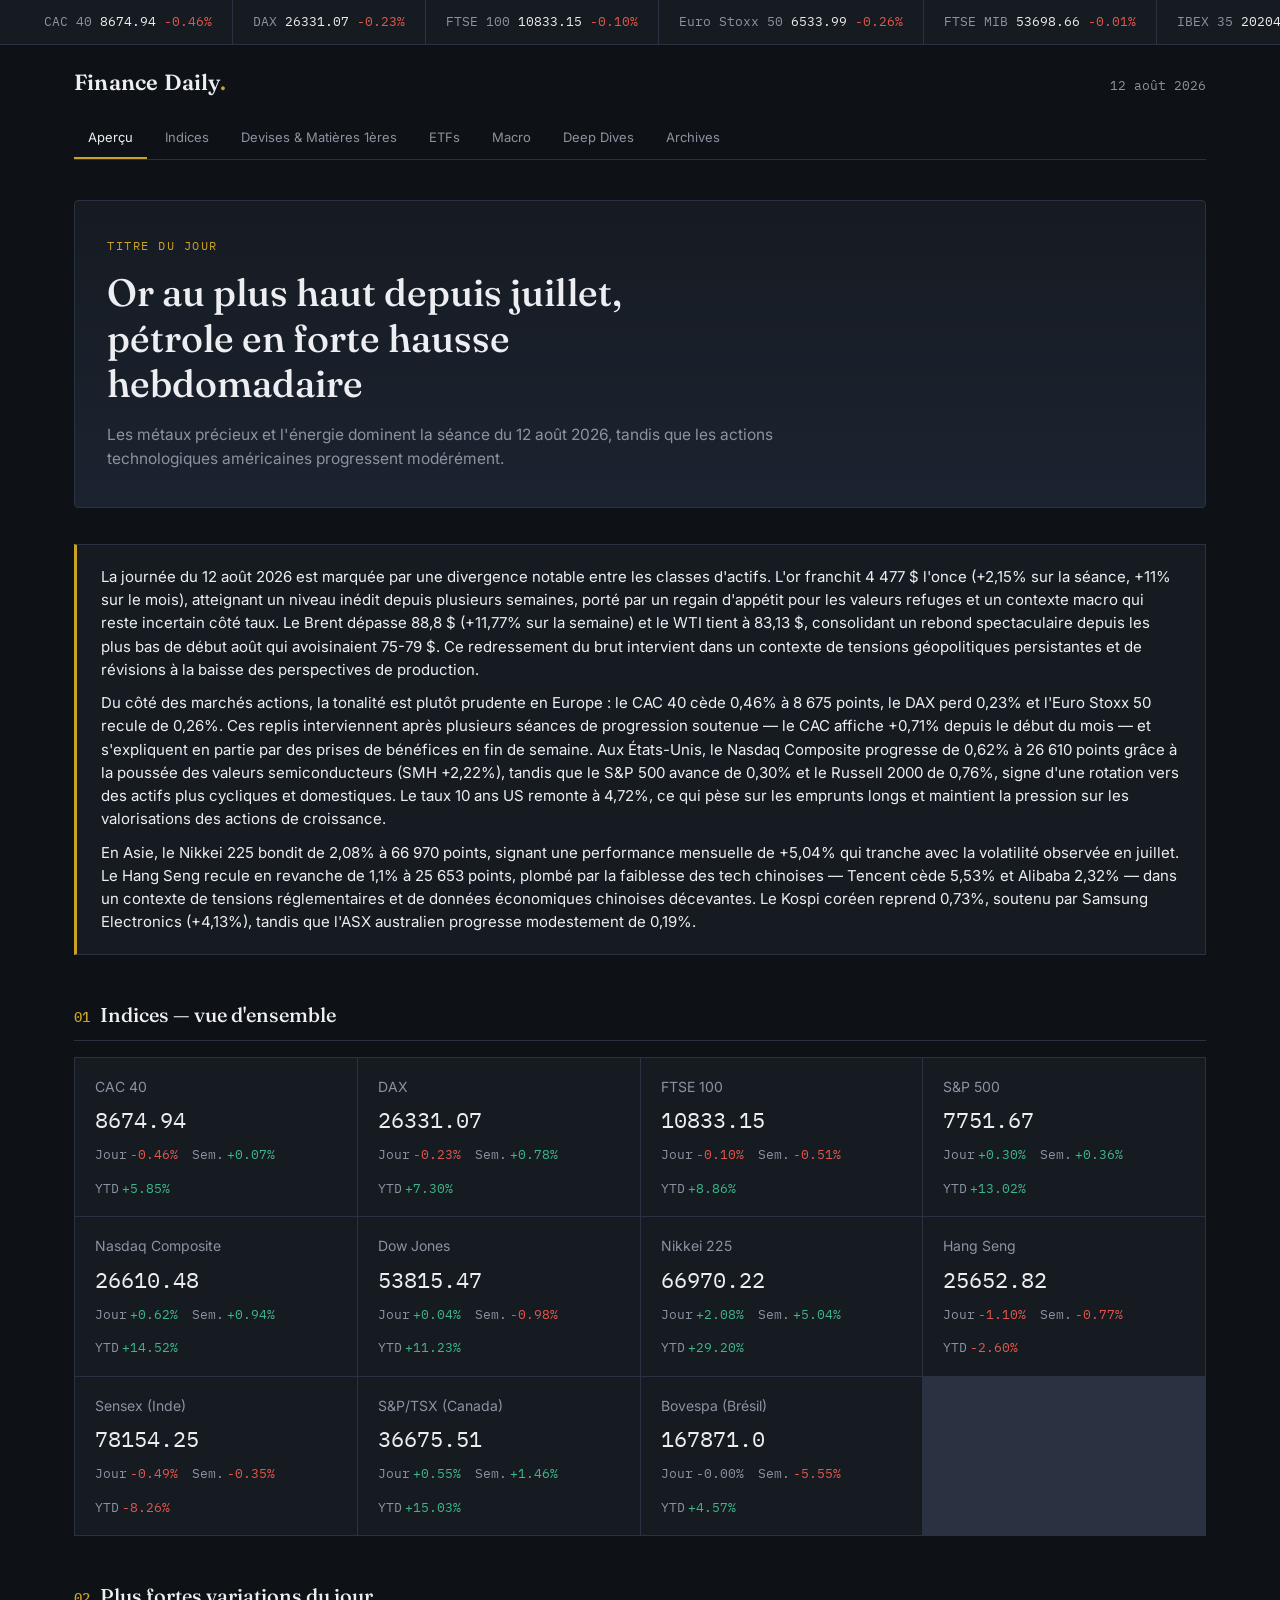
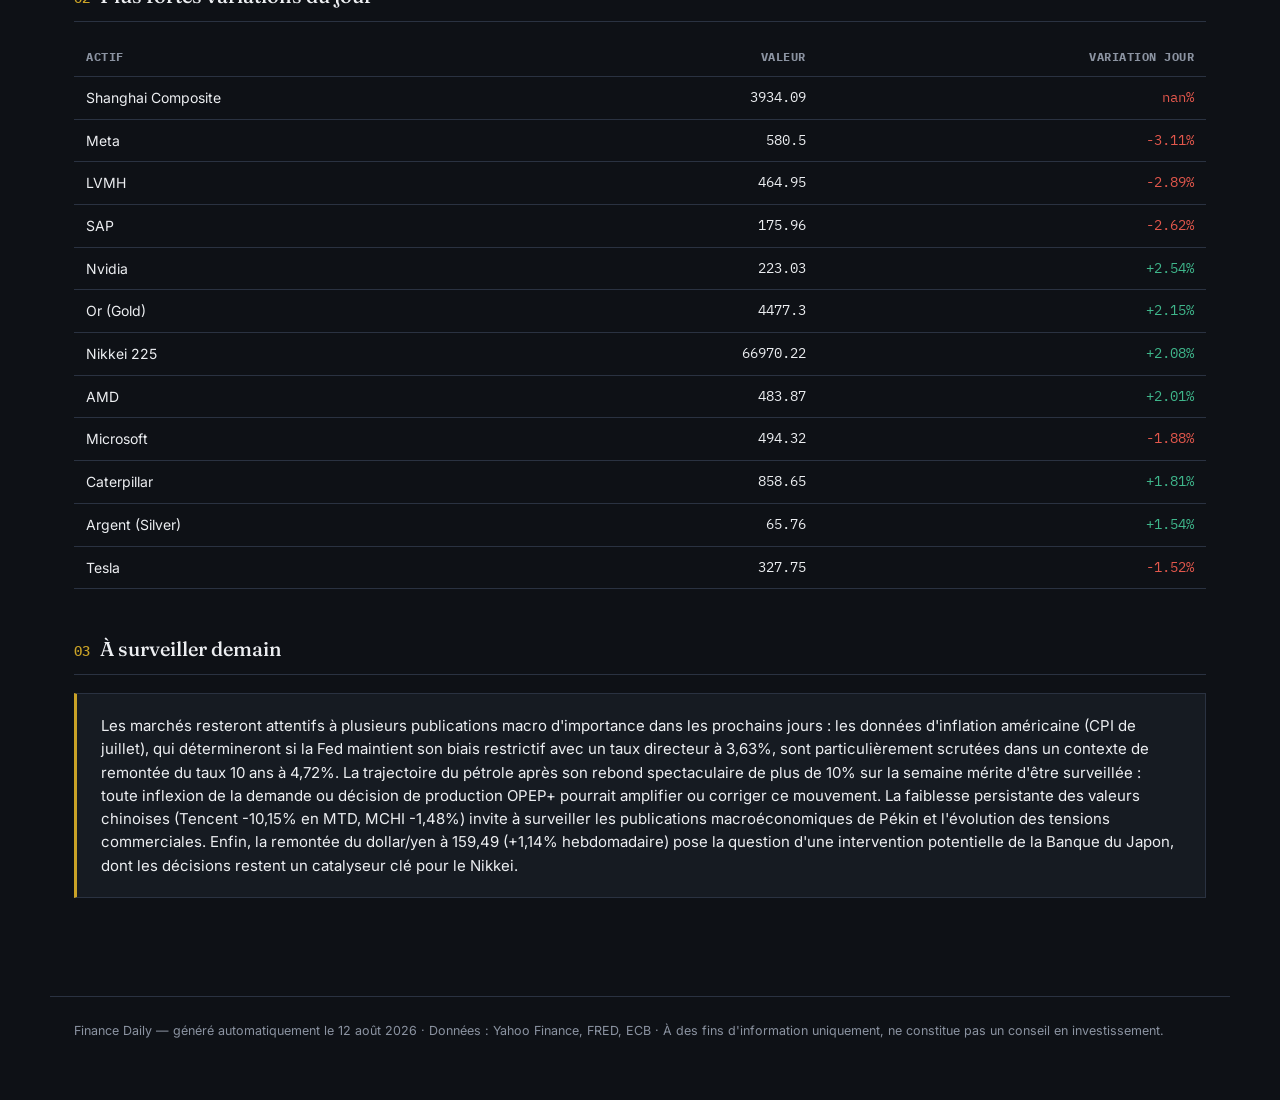
<file: docs/index.html>
<!DOCTYPE html>
<html lang="fr">
<head>
<meta charset="UTF-8">
<meta name="viewport" content="width=device-width, initial-scale=1.0">
<title>Finance Daily — Aperçu du 12 août 2026</title>
<link rel="preconnect" href="https://fonts.googleapis.com">
<link href="https://fonts.googleapis.com/css2?family=Fraunces:wght@500;600&family=Inter:wght@400;500;600&family=IBM+Plex+Mono:wght@400;500&display=swap" rel="stylesheet">
<link rel="stylesheet" href="static/style.css">
</head>
<body>

<div class="ticker">
  
  <div class="ticker-item">
    <span class="name">CAC 40</span>
    <span class="val">8674.94</span>
    <span class="chg neg">-0.46%</span>
  </div>
  
  <div class="ticker-item">
    <span class="name">DAX</span>
    <span class="val">26331.07</span>
    <span class="chg neg">-0.23%</span>
  </div>
  
  <div class="ticker-item">
    <span class="name">FTSE 100</span>
    <span class="val">10833.15</span>
    <span class="chg neg">-0.10%</span>
  </div>
  
  <div class="ticker-item">
    <span class="name">Euro Stoxx 50</span>
    <span class="val">6533.99</span>
    <span class="chg neg">-0.26%</span>
  </div>
  
  <div class="ticker-item">
    <span class="name">FTSE MIB</span>
    <span class="val">53698.66</span>
    <span class="chg neg">-0.01%</span>
  </div>
  
  <div class="ticker-item">
    <span class="name">IBEX 35</span>
    <span class="val">20204.4</span>
    <span class="chg neg">-0.05%</span>
  </div>
  
  <div class="ticker-item">
    <span class="name">S&P 500</span>
    <span class="val">7751.67</span>
    <span class="chg pos">+0.30%</span>
  </div>
  
  <div class="ticker-item">
    <span class="name">Nasdaq Composite</span>
    <span class="val">26610.48</span>
    <span class="chg pos">+0.62%</span>
  </div>
  
  <div class="ticker-item">
    <span class="name">Dow Jones</span>
    <span class="val">53815.47</span>
    <span class="chg pos">+0.04%</span>
  </div>
  
  <div class="ticker-item">
    <span class="name">Russell 2000</span>
    <span class="val">3050.19</span>
    <span class="chg pos">+0.76%</span>
  </div>
  
  <div class="ticker-item">
    <span class="name">Nikkei 225</span>
    <span class="val">66970.22</span>
    <span class="chg pos">+2.08%</span>
  </div>
  
  <div class="ticker-item">
    <span class="name">Hang Seng</span>
    <span class="val">25652.82</span>
    <span class="chg neg">-1.10%</span>
  </div>
  
  <div class="ticker-item">
    <span class="name">Shanghai Composite</span>
    <span class="val">3934.09</span>
    <span class="chg neg">nan%</span>
  </div>
  
  <div class="ticker-item">
    <span class="name">ASX 200</span>
    <span class="val">9250.6</span>
    <span class="chg pos">+0.19%</span>
  </div>
  
  <div class="ticker-item">
    <span class="name">KOSPI</span>
    <span class="val">6345.53</span>
    <span class="chg pos">+0.73%</span>
  </div>
  
  <div class="ticker-item">
    <span class="name">Sensex (Inde)</span>
    <span class="val">78154.25</span>
    <span class="chg neg">-0.49%</span>
  </div>
  
  <div class="ticker-item">
    <span class="name">Nifty 50 (Inde)</span>
    <span class="val">24471.7</span>
    <span class="chg neg">-0.46%</span>
  </div>
  
  <div class="ticker-item">
    <span class="name">S&P/TSX (Canada)</span>
    <span class="val">36675.51</span>
    <span class="chg pos">+0.55%</span>
  </div>
  
  <div class="ticker-item">
    <span class="name">Bovespa (Brésil)</span>
    <span class="val">167871.0</span>
    <span class="chg flat">-0.00%</span>
  </div>
  
  <div class="ticker-item">
    <span class="name">IPC (Mexique)</span>
    <span class="val">65848.59</span>
    <span class="chg pos">+0.43%</span>
  </div>
  
</div>

<header class="site">
  <div class="brand-row">
    <div class="brand">Finance Daily<span class="dot">.</span></div>
    <div class="datestamp">12 août 2026</div>
  </div>
  <nav class="site">
    <a href="index.html" class="active">Aperçu</a>
    <a href="indices.html" class="">Indices</a>
    <a href="devises-matieres.html" class="">Devises &amp; Matières 1ères</a>
    <a href="etfs.html" class="">ETFs</a>
    <a href="macro.html" class="">Macro</a>
    <a href="deep-dives.html" class="">Deep Dives</a>
    <a href="archives.html" class="">Archives</a>
  </nav>
</header>

<main>


<div class="hero">
  <div class="eyebrow">Titre du jour</div>
  <h1>Or au plus haut depuis juillet, pétrole en forte hausse hebdomadaire</h1>
  <p class="lede">Les métaux précieux et l'énergie dominent la séance du 12 août 2026, tandis que les actions technologiques américaines progressent modérément.</p>
</div>

<div class="analysis">
  
  <p>La journée du 12 août 2026 est marquée par une divergence notable entre les classes d'actifs. L'or franchit 4 477 $ l'once (+2,15% sur la séance, +11% sur le mois), atteignant un niveau inédit depuis plusieurs semaines, porté par un regain d'appétit pour les valeurs refuges et un contexte macro qui reste incertain côté taux. Le Brent dépasse 88,8 $ (+11,77% sur la semaine) et le WTI tient à 83,13 $, consolidant un rebond spectaculaire depuis les plus bas de début août qui avoisinaient 75-79 $. Ce redressement du brut intervient dans un contexte de tensions géopolitiques persistantes et de révisions à la baisse des perspectives de production.</p>
  
  <p>Du côté des marchés actions, la tonalité est plutôt prudente en Europe : le CAC 40 cède 0,46% à 8 675 points, le DAX perd 0,23% et l'Euro Stoxx 50 recule de 0,26%. Ces replis interviennent après plusieurs séances de progression soutenue — le CAC affiche +0,71% depuis le début du mois — et s'expliquent en partie par des prises de bénéfices en fin de semaine. Aux États-Unis, le Nasdaq Composite progresse de 0,62% à 26 610 points grâce à la poussée des valeurs semiconducteurs (SMH +2,22%), tandis que le S&P 500 avance de 0,30% et le Russell 2000 de 0,76%, signe d'une rotation vers des actifs plus cycliques et domestiques. Le taux 10 ans US remonte à 4,72%, ce qui pèse sur les emprunts longs et maintient la pression sur les valorisations des actions de croissance.</p>
  
  <p>En Asie, le Nikkei 225 bondit de 2,08% à 66 970 points, signant une performance mensuelle de +5,04% qui tranche avec la volatilité observée en juillet. Le Hang Seng recule en revanche de 1,1% à 25 653 points, plombé par la faiblesse des tech chinoises — Tencent cède 5,53% et Alibaba 2,32% — dans un contexte de tensions réglementaires et de données économiques chinoises décevantes. Le Kospi coréen reprend 0,73%, soutenu par Samsung Electronics (+4,13%), tandis que l'ASX australien progresse modestement de 0,19%.</p>
  
</div>

<h2 class="section-title"><span class="index">01</span>Indices — vue d'ensemble</h2>
<div class="grid">
  
  <div class="card">
    <div class="name">CAC 40</div>
    <div class="value">8674.94</div>
    <div class="chgs">
      <span><span class="label">Jour</span><span class="neg">-0.46%</span></span>
      <span><span class="label">Sem.</span><span class="pos">+0.07%</span></span>
      <span><span class="label">YTD</span><span class="pos">+5.85%</span></span>
    </div>
  </div>
  
  <div class="card">
    <div class="name">DAX</div>
    <div class="value">26331.07</div>
    <div class="chgs">
      <span><span class="label">Jour</span><span class="neg">-0.23%</span></span>
      <span><span class="label">Sem.</span><span class="pos">+0.78%</span></span>
      <span><span class="label">YTD</span><span class="pos">+7.30%</span></span>
    </div>
  </div>
  
  <div class="card">
    <div class="name">FTSE 100</div>
    <div class="value">10833.15</div>
    <div class="chgs">
      <span><span class="label">Jour</span><span class="neg">-0.10%</span></span>
      <span><span class="label">Sem.</span><span class="neg">-0.51%</span></span>
      <span><span class="label">YTD</span><span class="pos">+8.86%</span></span>
    </div>
  </div>
  
  <div class="card">
    <div class="name">S&P 500</div>
    <div class="value">7751.67</div>
    <div class="chgs">
      <span><span class="label">Jour</span><span class="pos">+0.30%</span></span>
      <span><span class="label">Sem.</span><span class="pos">+0.36%</span></span>
      <span><span class="label">YTD</span><span class="pos">+13.02%</span></span>
    </div>
  </div>
  
  <div class="card">
    <div class="name">Nasdaq Composite</div>
    <div class="value">26610.48</div>
    <div class="chgs">
      <span><span class="label">Jour</span><span class="pos">+0.62%</span></span>
      <span><span class="label">Sem.</span><span class="pos">+0.94%</span></span>
      <span><span class="label">YTD</span><span class="pos">+14.52%</span></span>
    </div>
  </div>
  
  <div class="card">
    <div class="name">Dow Jones</div>
    <div class="value">53815.47</div>
    <div class="chgs">
      <span><span class="label">Jour</span><span class="pos">+0.04%</span></span>
      <span><span class="label">Sem.</span><span class="neg">-0.98%</span></span>
      <span><span class="label">YTD</span><span class="pos">+11.23%</span></span>
    </div>
  </div>
  
  <div class="card">
    <div class="name">Nikkei 225</div>
    <div class="value">66970.22</div>
    <div class="chgs">
      <span><span class="label">Jour</span><span class="pos">+2.08%</span></span>
      <span><span class="label">Sem.</span><span class="pos">+5.04%</span></span>
      <span><span class="label">YTD</span><span class="pos">+29.20%</span></span>
    </div>
  </div>
  
  <div class="card">
    <div class="name">Hang Seng</div>
    <div class="value">25652.82</div>
    <div class="chgs">
      <span><span class="label">Jour</span><span class="neg">-1.10%</span></span>
      <span><span class="label">Sem.</span><span class="neg">-0.77%</span></span>
      <span><span class="label">YTD</span><span class="neg">-2.60%</span></span>
    </div>
  </div>
  
  <div class="card">
    <div class="name">Sensex (Inde)</div>
    <div class="value">78154.25</div>
    <div class="chgs">
      <span><span class="label">Jour</span><span class="neg">-0.49%</span></span>
      <span><span class="label">Sem.</span><span class="neg">-0.35%</span></span>
      <span><span class="label">YTD</span><span class="neg">-8.26%</span></span>
    </div>
  </div>
  
  <div class="card">
    <div class="name">S&P/TSX (Canada)</div>
    <div class="value">36675.51</div>
    <div class="chgs">
      <span><span class="label">Jour</span><span class="pos">+0.55%</span></span>
      <span><span class="label">Sem.</span><span class="pos">+1.46%</span></span>
      <span><span class="label">YTD</span><span class="pos">+15.03%</span></span>
    </div>
  </div>
  
  <div class="card">
    <div class="name">Bovespa (Brésil)</div>
    <div class="value">167871.0</div>
    <div class="chgs">
      <span><span class="label">Jour</span><span class="flat">-0.00%</span></span>
      <span><span class="label">Sem.</span><span class="neg">-5.55%</span></span>
      <span><span class="label">YTD</span><span class="pos">+4.57%</span></span>
    </div>
  </div>
  
</div>

<h2 class="section-title"><span class="index">02</span>Plus fortes variations du jour</h2>
<table class="data">
  <thead><tr><th>Actif</th><th>Valeur</th><th>Variation jour</th></tr></thead>
  <tbody>
  
  <tr><td>Shanghai Composite</td><td>3934.09</td><td class="neg">nan%</td></tr>
  
  <tr><td>Meta</td><td>580.5</td><td class="neg">-3.11%</td></tr>
  
  <tr><td>LVMH</td><td>464.95</td><td class="neg">-2.89%</td></tr>
  
  <tr><td>SAP</td><td>175.96</td><td class="neg">-2.62%</td></tr>
  
  <tr><td>Nvidia</td><td>223.03</td><td class="pos">+2.54%</td></tr>
  
  <tr><td>Or (Gold)</td><td>4477.3</td><td class="pos">+2.15%</td></tr>
  
  <tr><td>Nikkei 225</td><td>66970.22</td><td class="pos">+2.08%</td></tr>
  
  <tr><td>AMD</td><td>483.87</td><td class="pos">+2.01%</td></tr>
  
  <tr><td>Microsoft</td><td>494.32</td><td class="neg">-1.88%</td></tr>
  
  <tr><td>Caterpillar</td><td>858.65</td><td class="pos">+1.81%</td></tr>
  
  <tr><td>Argent (Silver)</td><td>65.76</td><td class="pos">+1.54%</td></tr>
  
  <tr><td>Tesla</td><td>327.75</td><td class="neg">-1.52%</td></tr>
  
  </tbody>
</table>

<h2 class="section-title"><span class="index">03</span>À surveiller demain</h2>
<div class="analysis">
  
  <p>Les marchés resteront attentifs à plusieurs publications macro d'importance dans les prochains jours : les données d'inflation américaine (CPI de juillet), qui détermineront si la Fed maintient son biais restrictif avec un taux directeur à 3,63%, sont particulièrement scrutées dans un contexte de remontée du taux 10 ans à 4,72%. La trajectoire du pétrole après son rebond spectaculaire de plus de 10% sur la semaine mérite d'être surveillée : toute inflexion de la demande ou décision de production OPEP+ pourrait amplifier ou corriger ce mouvement. La faiblesse persistante des valeurs chinoises (Tencent -10,15% en MTD, MCHI -1,48%) invite à surveiller les publications macroéconomiques de Pékin et l'évolution des tensions commerciales. Enfin, la remontée du dollar/yen à 159,49 (+1,14% hebdomadaire) pose la question d'une intervention potentielle de la Banque du Japon, dont les décisions restent un catalyseur clé pour le Nikkei.</p>
  
</div>


</main>

<!-- Fenêtre modale actif (description + graphique agrandi) -->
<div id="asset-modal-overlay">
  <div class="asset-modal">
    <button class="asset-modal-close" id="asset-modal-close" aria-label="Fermer">&times;</button>
    <h3 id="asset-modal-title"></h3>
    <p class="desc" id="asset-modal-desc"></p>
    <div class="asset-modal-chart-wrap">
      <div id="asset-modal-chart"></div>
      <div class="asset-modal-tooltip" id="asset-modal-tooltip"></div>
    </div>
  </div>
</div>


<script src="static/asset-modal.js"></script>

<footer class="site">
  Finance Daily — généré automatiquement le 12 août 2026 · Données : Yahoo Finance, FRED, ECB · À des fins d'information uniquement, ne constitue pas un conseil en investissement.
</footer>

</body>
</html>
</file>
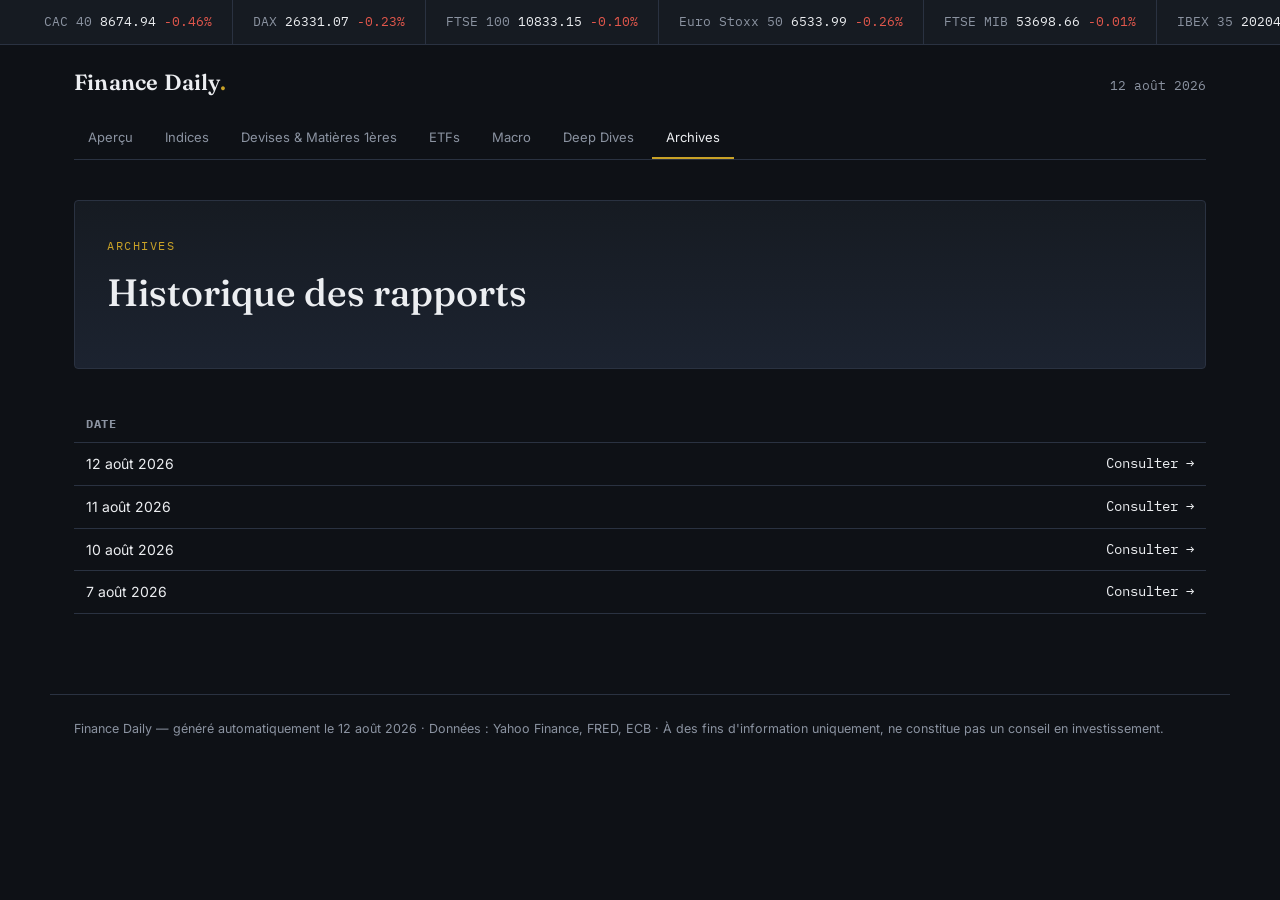
<file: docs/archives.html>
<!DOCTYPE html>
<html lang="fr">
<head>
<meta charset="UTF-8">
<meta name="viewport" content="width=device-width, initial-scale=1.0">
<title>Finance Daily</title>
<link rel="preconnect" href="https://fonts.googleapis.com">
<link href="https://fonts.googleapis.com/css2?family=Fraunces:wght@500;600&family=Inter:wght@400;500;600&family=IBM+Plex+Mono:wght@400;500&display=swap" rel="stylesheet">
<link rel="stylesheet" href="static/style.css">
</head>
<body>

<div class="ticker">
  
  <div class="ticker-item">
    <span class="name">CAC 40</span>
    <span class="val">8674.94</span>
    <span class="chg neg">-0.46%</span>
  </div>
  
  <div class="ticker-item">
    <span class="name">DAX</span>
    <span class="val">26331.07</span>
    <span class="chg neg">-0.23%</span>
  </div>
  
  <div class="ticker-item">
    <span class="name">FTSE 100</span>
    <span class="val">10833.15</span>
    <span class="chg neg">-0.10%</span>
  </div>
  
  <div class="ticker-item">
    <span class="name">Euro Stoxx 50</span>
    <span class="val">6533.99</span>
    <span class="chg neg">-0.26%</span>
  </div>
  
  <div class="ticker-item">
    <span class="name">FTSE MIB</span>
    <span class="val">53698.66</span>
    <span class="chg neg">-0.01%</span>
  </div>
  
  <div class="ticker-item">
    <span class="name">IBEX 35</span>
    <span class="val">20204.4</span>
    <span class="chg neg">-0.05%</span>
  </div>
  
  <div class="ticker-item">
    <span class="name">S&P 500</span>
    <span class="val">7751.67</span>
    <span class="chg pos">+0.30%</span>
  </div>
  
  <div class="ticker-item">
    <span class="name">Nasdaq Composite</span>
    <span class="val">26610.48</span>
    <span class="chg pos">+0.62%</span>
  </div>
  
  <div class="ticker-item">
    <span class="name">Dow Jones</span>
    <span class="val">53815.47</span>
    <span class="chg pos">+0.04%</span>
  </div>
  
  <div class="ticker-item">
    <span class="name">Russell 2000</span>
    <span class="val">3050.19</span>
    <span class="chg pos">+0.76%</span>
  </div>
  
  <div class="ticker-item">
    <span class="name">Nikkei 225</span>
    <span class="val">66970.22</span>
    <span class="chg pos">+2.08%</span>
  </div>
  
  <div class="ticker-item">
    <span class="name">Hang Seng</span>
    <span class="val">25652.82</span>
    <span class="chg neg">-1.10%</span>
  </div>
  
  <div class="ticker-item">
    <span class="name">Shanghai Composite</span>
    <span class="val">3934.09</span>
    <span class="chg neg">nan%</span>
  </div>
  
  <div class="ticker-item">
    <span class="name">ASX 200</span>
    <span class="val">9250.6</span>
    <span class="chg pos">+0.19%</span>
  </div>
  
  <div class="ticker-item">
    <span class="name">KOSPI</span>
    <span class="val">6345.53</span>
    <span class="chg pos">+0.73%</span>
  </div>
  
  <div class="ticker-item">
    <span class="name">Sensex (Inde)</span>
    <span class="val">78154.25</span>
    <span class="chg neg">-0.49%</span>
  </div>
  
  <div class="ticker-item">
    <span class="name">Nifty 50 (Inde)</span>
    <span class="val">24471.7</span>
    <span class="chg neg">-0.46%</span>
  </div>
  
  <div class="ticker-item">
    <span class="name">S&P/TSX (Canada)</span>
    <span class="val">36675.51</span>
    <span class="chg pos">+0.55%</span>
  </div>
  
  <div class="ticker-item">
    <span class="name">Bovespa (Brésil)</span>
    <span class="val">167871.0</span>
    <span class="chg flat">-0.00%</span>
  </div>
  
  <div class="ticker-item">
    <span class="name">IPC (Mexique)</span>
    <span class="val">65848.59</span>
    <span class="chg pos">+0.43%</span>
  </div>
  
</div>

<header class="site">
  <div class="brand-row">
    <div class="brand">Finance Daily<span class="dot">.</span></div>
    <div class="datestamp">12 août 2026</div>
  </div>
  <nav class="site">
    <a href="index.html" class="">Aperçu</a>
    <a href="indices.html" class="">Indices</a>
    <a href="devises-matieres.html" class="">Devises &amp; Matières 1ères</a>
    <a href="etfs.html" class="">ETFs</a>
    <a href="macro.html" class="">Macro</a>
    <a href="deep-dives.html" class="">Deep Dives</a>
    <a href="archives.html" class="active">Archives</a>
  </nav>
</header>

<main>

<div class="hero">
  <div class="eyebrow">Archives</div>
  <h1>Historique des rapports</h1>
</div>
<table class="data">
<thead><tr><th style="text-align:left">Date</th><th></th></tr></thead>
<tbody>

<tr><td>12 août 2026</td><td><a href="archives/2026-08-12.html">Consulter →</a></td></tr>

<tr><td>11 août 2026</td><td><a href="archives/2026-08-11.html">Consulter →</a></td></tr>

<tr><td>10 août 2026</td><td><a href="archives/2026-08-10.html">Consulter →</a></td></tr>

<tr><td>7 août 2026</td><td><a href="archives/2026-08-07.html">Consulter →</a></td></tr>

</tbody>
</table>

</main>

<!-- Fenêtre modale actif (description + graphique agrandi) -->
<div id="asset-modal-overlay">
  <div class="asset-modal">
    <button class="asset-modal-close" id="asset-modal-close" aria-label="Fermer">&times;</button>
    <h3 id="asset-modal-title"></h3>
    <p class="desc" id="asset-modal-desc"></p>
    <div class="asset-modal-chart-wrap">
      <div id="asset-modal-chart"></div>
      <div class="asset-modal-tooltip" id="asset-modal-tooltip"></div>
    </div>
  </div>
</div>


<script src="static/asset-modal.js"></script>

<footer class="site">
  Finance Daily — généré automatiquement le 12 août 2026 · Données : Yahoo Finance, FRED, ECB · À des fins d'information uniquement, ne constitue pas un conseil en investissement.
</footer>

</body>
</html>
</file>
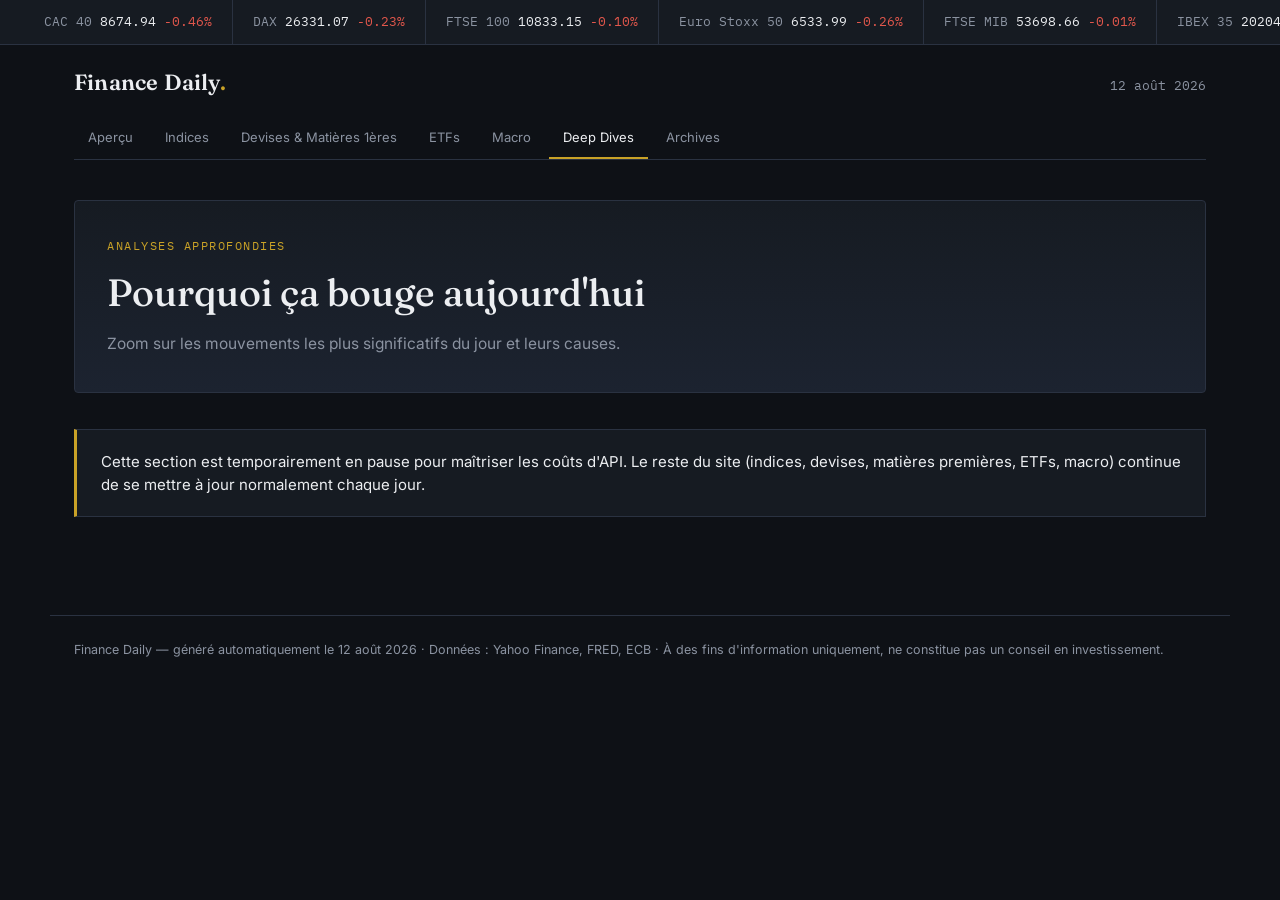
<file: docs/deep-dives.html>
<!DOCTYPE html>
<html lang="fr">
<head>
<meta charset="UTF-8">
<meta name="viewport" content="width=device-width, initial-scale=1.0">
<title>Finance Daily — Deep Dives</title>
<link rel="preconnect" href="https://fonts.googleapis.com">
<link href="https://fonts.googleapis.com/css2?family=Fraunces:wght@500;600&family=Inter:wght@400;500;600&family=IBM+Plex+Mono:wght@400;500&display=swap" rel="stylesheet">
<link rel="stylesheet" href="static/style.css">
</head>
<body>

<div class="ticker">
  
  <div class="ticker-item">
    <span class="name">CAC 40</span>
    <span class="val">8674.94</span>
    <span class="chg neg">-0.46%</span>
  </div>
  
  <div class="ticker-item">
    <span class="name">DAX</span>
    <span class="val">26331.07</span>
    <span class="chg neg">-0.23%</span>
  </div>
  
  <div class="ticker-item">
    <span class="name">FTSE 100</span>
    <span class="val">10833.15</span>
    <span class="chg neg">-0.10%</span>
  </div>
  
  <div class="ticker-item">
    <span class="name">Euro Stoxx 50</span>
    <span class="val">6533.99</span>
    <span class="chg neg">-0.26%</span>
  </div>
  
  <div class="ticker-item">
    <span class="name">FTSE MIB</span>
    <span class="val">53698.66</span>
    <span class="chg neg">-0.01%</span>
  </div>
  
  <div class="ticker-item">
    <span class="name">IBEX 35</span>
    <span class="val">20204.4</span>
    <span class="chg neg">-0.05%</span>
  </div>
  
  <div class="ticker-item">
    <span class="name">S&P 500</span>
    <span class="val">7751.67</span>
    <span class="chg pos">+0.30%</span>
  </div>
  
  <div class="ticker-item">
    <span class="name">Nasdaq Composite</span>
    <span class="val">26610.48</span>
    <span class="chg pos">+0.62%</span>
  </div>
  
  <div class="ticker-item">
    <span class="name">Dow Jones</span>
    <span class="val">53815.47</span>
    <span class="chg pos">+0.04%</span>
  </div>
  
  <div class="ticker-item">
    <span class="name">Russell 2000</span>
    <span class="val">3050.19</span>
    <span class="chg pos">+0.76%</span>
  </div>
  
  <div class="ticker-item">
    <span class="name">Nikkei 225</span>
    <span class="val">66970.22</span>
    <span class="chg pos">+2.08%</span>
  </div>
  
  <div class="ticker-item">
    <span class="name">Hang Seng</span>
    <span class="val">25652.82</span>
    <span class="chg neg">-1.10%</span>
  </div>
  
  <div class="ticker-item">
    <span class="name">Shanghai Composite</span>
    <span class="val">3934.09</span>
    <span class="chg neg">nan%</span>
  </div>
  
  <div class="ticker-item">
    <span class="name">ASX 200</span>
    <span class="val">9250.6</span>
    <span class="chg pos">+0.19%</span>
  </div>
  
  <div class="ticker-item">
    <span class="name">KOSPI</span>
    <span class="val">6345.53</span>
    <span class="chg pos">+0.73%</span>
  </div>
  
  <div class="ticker-item">
    <span class="name">Sensex (Inde)</span>
    <span class="val">78154.25</span>
    <span class="chg neg">-0.49%</span>
  </div>
  
  <div class="ticker-item">
    <span class="name">Nifty 50 (Inde)</span>
    <span class="val">24471.7</span>
    <span class="chg neg">-0.46%</span>
  </div>
  
  <div class="ticker-item">
    <span class="name">S&P/TSX (Canada)</span>
    <span class="val">36675.51</span>
    <span class="chg pos">+0.55%</span>
  </div>
  
  <div class="ticker-item">
    <span class="name">Bovespa (Brésil)</span>
    <span class="val">167871.0</span>
    <span class="chg flat">-0.00%</span>
  </div>
  
  <div class="ticker-item">
    <span class="name">IPC (Mexique)</span>
    <span class="val">65848.59</span>
    <span class="chg pos">+0.43%</span>
  </div>
  
</div>

<header class="site">
  <div class="brand-row">
    <div class="brand">Finance Daily<span class="dot">.</span></div>
    <div class="datestamp">12 août 2026</div>
  </div>
  <nav class="site">
    <a href="index.html" class="">Aperçu</a>
    <a href="indices.html" class="">Indices</a>
    <a href="devises-matieres.html" class="">Devises &amp; Matières 1ères</a>
    <a href="etfs.html" class="">ETFs</a>
    <a href="macro.html" class="">Macro</a>
    <a href="deep-dives.html" class="active">Deep Dives</a>
    <a href="archives.html" class="">Archives</a>
  </nav>
</header>

<main>


<div class="hero">
  <div class="eyebrow">Analyses approfondies</div>
  <h1>Pourquoi ça bouge aujourd'hui</h1>
  <p class="lede">Zoom sur les mouvements les plus significatifs du jour et leurs causes.</p>
</div>


<div class="analysis">
  <p>Cette section est temporairement en pause pour maîtriser les coûts d'API. Le reste du
  site (indices, devises, matières premières, ETFs, macro) continue de se mettre à jour
  normalement chaque jour.</p>
</div>




</main>

<!-- Fenêtre modale actif (description + graphique agrandi) -->
<div id="asset-modal-overlay">
  <div class="asset-modal">
    <button class="asset-modal-close" id="asset-modal-close" aria-label="Fermer">&times;</button>
    <h3 id="asset-modal-title"></h3>
    <p class="desc" id="asset-modal-desc"></p>
    <div class="asset-modal-chart-wrap">
      <div id="asset-modal-chart"></div>
      <div class="asset-modal-tooltip" id="asset-modal-tooltip"></div>
    </div>
  </div>
</div>


<script src="static/asset-modal.js"></script>

<footer class="site">
  Finance Daily — généré automatiquement le 12 août 2026 · Données : Yahoo Finance, FRED, ECB · À des fins d'information uniquement, ne constitue pas un conseil en investissement.
</footer>

</body>
</html>
</file>
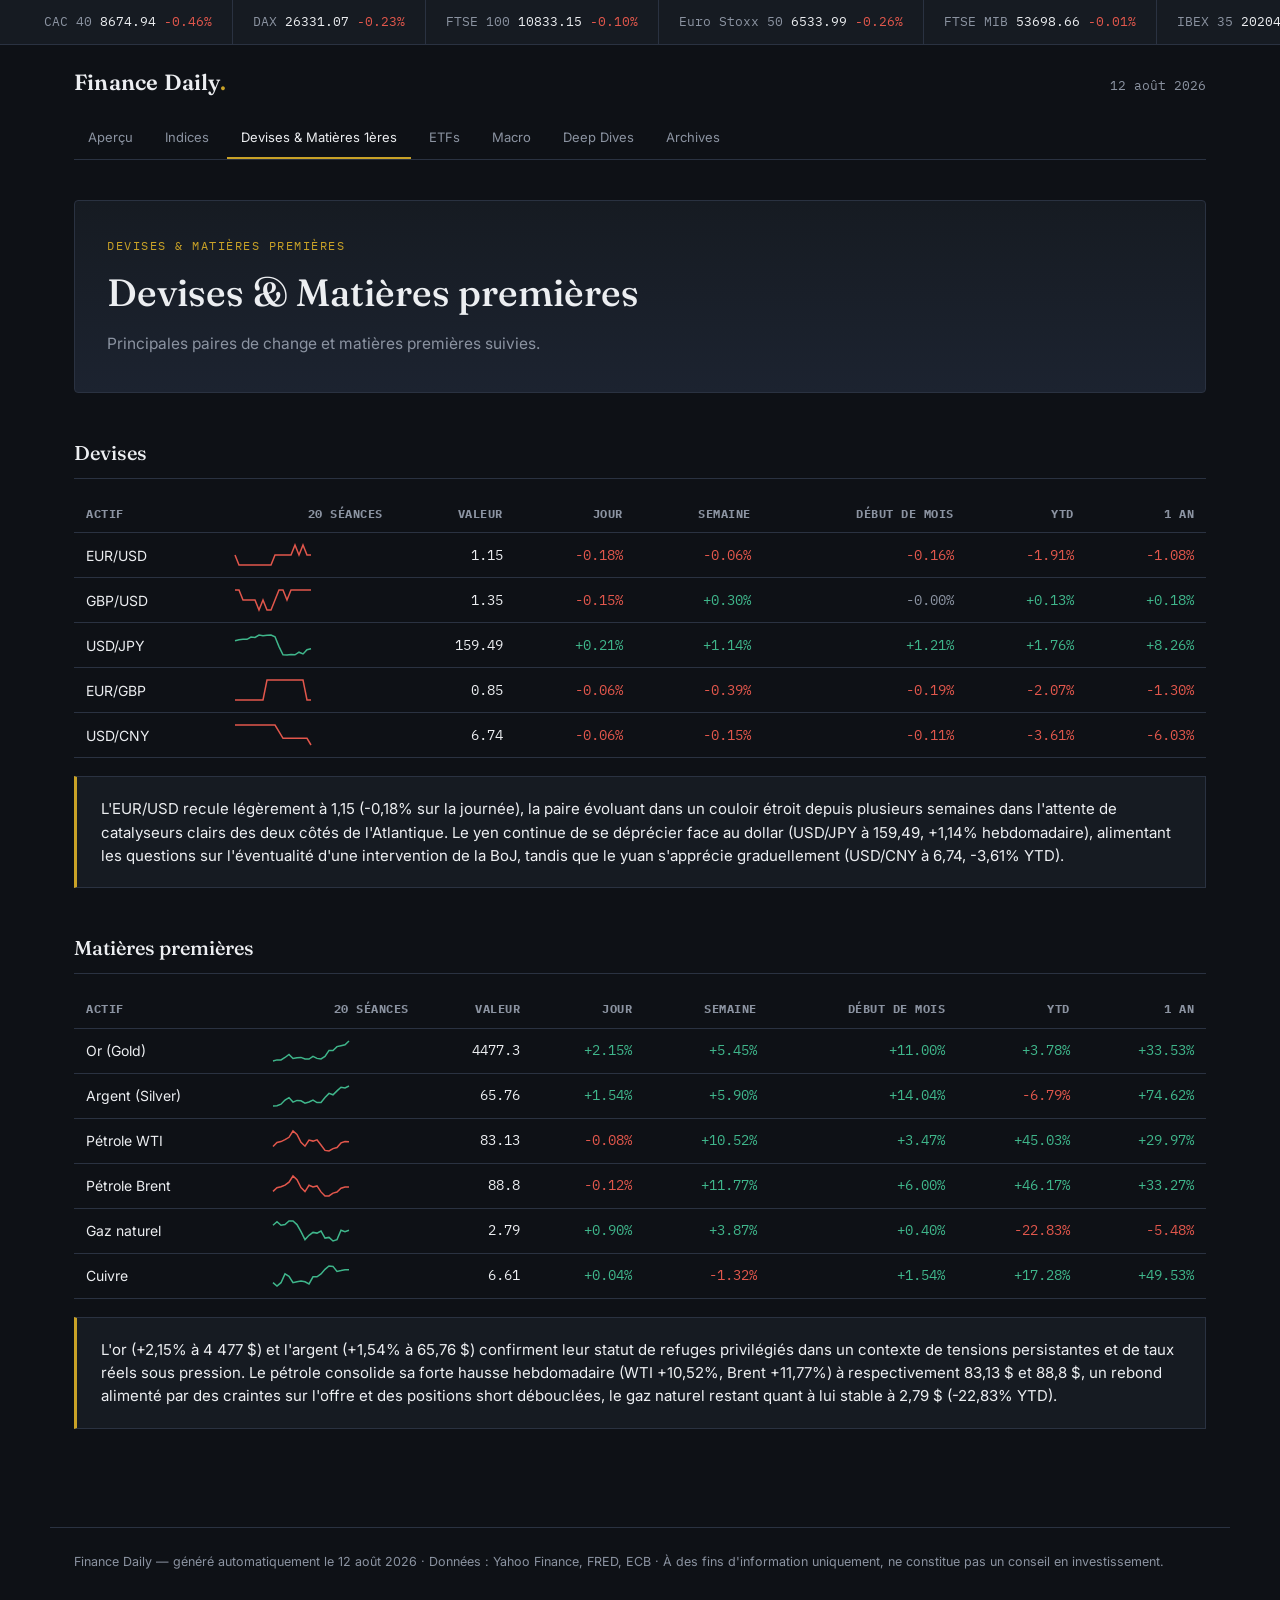
<file: docs/devises-matieres.html>
<!DOCTYPE html>
<html lang="fr">
<head>
<meta charset="UTF-8">
<meta name="viewport" content="width=device-width, initial-scale=1.0">
<title>Finance Daily — Devises & Matières premières</title>
<link rel="preconnect" href="https://fonts.googleapis.com">
<link href="https://fonts.googleapis.com/css2?family=Fraunces:wght@500;600&family=Inter:wght@400;500;600&family=IBM+Plex+Mono:wght@400;500&display=swap" rel="stylesheet">
<link rel="stylesheet" href="static/style.css">
</head>
<body>

<div class="ticker">
  
  <div class="ticker-item">
    <span class="name">CAC 40</span>
    <span class="val">8674.94</span>
    <span class="chg neg">-0.46%</span>
  </div>
  
  <div class="ticker-item">
    <span class="name">DAX</span>
    <span class="val">26331.07</span>
    <span class="chg neg">-0.23%</span>
  </div>
  
  <div class="ticker-item">
    <span class="name">FTSE 100</span>
    <span class="val">10833.15</span>
    <span class="chg neg">-0.10%</span>
  </div>
  
  <div class="ticker-item">
    <span class="name">Euro Stoxx 50</span>
    <span class="val">6533.99</span>
    <span class="chg neg">-0.26%</span>
  </div>
  
  <div class="ticker-item">
    <span class="name">FTSE MIB</span>
    <span class="val">53698.66</span>
    <span class="chg neg">-0.01%</span>
  </div>
  
  <div class="ticker-item">
    <span class="name">IBEX 35</span>
    <span class="val">20204.4</span>
    <span class="chg neg">-0.05%</span>
  </div>
  
  <div class="ticker-item">
    <span class="name">S&P 500</span>
    <span class="val">7751.67</span>
    <span class="chg pos">+0.30%</span>
  </div>
  
  <div class="ticker-item">
    <span class="name">Nasdaq Composite</span>
    <span class="val">26610.48</span>
    <span class="chg pos">+0.62%</span>
  </div>
  
  <div class="ticker-item">
    <span class="name">Dow Jones</span>
    <span class="val">53815.47</span>
    <span class="chg pos">+0.04%</span>
  </div>
  
  <div class="ticker-item">
    <span class="name">Russell 2000</span>
    <span class="val">3050.19</span>
    <span class="chg pos">+0.76%</span>
  </div>
  
  <div class="ticker-item">
    <span class="name">Nikkei 225</span>
    <span class="val">66970.22</span>
    <span class="chg pos">+2.08%</span>
  </div>
  
  <div class="ticker-item">
    <span class="name">Hang Seng</span>
    <span class="val">25652.82</span>
    <span class="chg neg">-1.10%</span>
  </div>
  
  <div class="ticker-item">
    <span class="name">Shanghai Composite</span>
    <span class="val">3934.09</span>
    <span class="chg neg">nan%</span>
  </div>
  
  <div class="ticker-item">
    <span class="name">ASX 200</span>
    <span class="val">9250.6</span>
    <span class="chg pos">+0.19%</span>
  </div>
  
  <div class="ticker-item">
    <span class="name">KOSPI</span>
    <span class="val">6345.53</span>
    <span class="chg pos">+0.73%</span>
  </div>
  
  <div class="ticker-item">
    <span class="name">Sensex (Inde)</span>
    <span class="val">78154.25</span>
    <span class="chg neg">-0.49%</span>
  </div>
  
  <div class="ticker-item">
    <span class="name">Nifty 50 (Inde)</span>
    <span class="val">24471.7</span>
    <span class="chg neg">-0.46%</span>
  </div>
  
  <div class="ticker-item">
    <span class="name">S&P/TSX (Canada)</span>
    <span class="val">36675.51</span>
    <span class="chg pos">+0.55%</span>
  </div>
  
  <div class="ticker-item">
    <span class="name">Bovespa (Brésil)</span>
    <span class="val">167871.0</span>
    <span class="chg flat">-0.00%</span>
  </div>
  
  <div class="ticker-item">
    <span class="name">IPC (Mexique)</span>
    <span class="val">65848.59</span>
    <span class="chg pos">+0.43%</span>
  </div>
  
</div>

<header class="site">
  <div class="brand-row">
    <div class="brand">Finance Daily<span class="dot">.</span></div>
    <div class="datestamp">12 août 2026</div>
  </div>
  <nav class="site">
    <a href="index.html" class="">Aperçu</a>
    <a href="indices.html" class="">Indices</a>
    <a href="devises-matieres.html" class="active">Devises &amp; Matières 1ères</a>
    <a href="etfs.html" class="">ETFs</a>
    <a href="macro.html" class="">Macro</a>
    <a href="deep-dives.html" class="">Deep Dives</a>
    <a href="archives.html" class="">Archives</a>
  </nav>
</header>

<main>


<div class="hero">
  <div class="eyebrow">Devises & Matières premières</div>
  <h1>Devises & Matières premières</h1>
  <p class="lede">Principales paires de change et matières premières suivies.</p>
</div>


<h2 class="section-title">Devises</h2>
<table class="data">
  <thead>
    <tr>
      <th style="text-align:left;">Actif</th>
      <th>20 séances</th>
      <th>Valeur</th>
      <th>Jour</th>
      <th>Semaine</th>
      <th>Début de mois</th>
      <th>YTD</th>
      <th>1 an</th>
    </tr>
  </thead>
  <tbody>
  
  <tr data-asset-symbol="EURUSD=X">
    <td>EUR/USD</td>
    <td><svg width="80" height="24" viewBox="0 0 80 24" class="sparkline"><polyline points="2.0,12.0 6.0,22.0 10.0,22.0 14.0,22.0 18.0,22.0 22.0,22.0 26.0,22.0 30.0,22.0 34.0,22.0 38.0,22.0 42.0,12.0 46.0,12.0 50.0,12.0 54.0,12.0 58.0,12.0 62.0,2.0 66.0,12.0 70.0,2.0 74.0,12.0 78.0,12.0" fill="none" stroke="var(--negative)" stroke-width="1.5" /></svg></td>
    <td>1.15</td>
    <td class="neg">-0.18%</td>
    <td class="neg">-0.06%</td>
    <td class="neg">-0.16%</td>
    <td class="neg">-1.91%</td>
    <td class="neg">-1.08%</td>
  </tr>
  
  <tr data-asset-symbol="GBPUSD=X">
    <td>GBP/USD</td>
    <td><svg width="80" height="24" viewBox="0 0 80 24" class="sparkline"><polyline points="2.0,2.0 6.0,2.0 10.0,12.0 14.0,12.0 18.0,12.0 22.0,12.0 26.0,22.0 30.0,12.0 34.0,22.0 38.0,22.0 42.0,12.0 46.0,2.0 50.0,2.0 54.0,12.0 58.0,2.0 62.0,2.0 66.0,2.0 70.0,2.0 74.0,2.0 78.0,2.0" fill="none" stroke="var(--negative)" stroke-width="1.5" /></svg></td>
    <td>1.35</td>
    <td class="neg">-0.15%</td>
    <td class="pos">+0.30%</td>
    <td class="flat">-0.00%</td>
    <td class="pos">+0.13%</td>
    <td class="pos">+0.18%</td>
  </tr>
  
  <tr data-asset-symbol="USDJPY=X">
    <td>USD/JPY</td>
    <td><svg width="80" height="24" viewBox="0 0 80 24" class="sparkline"><polyline points="2.0,7.7 6.0,6.7 10.0,6.3 14.0,6.3 18.0,4.1 22.0,4.5 26.0,2.1 30.0,2.8 34.0,2.3 38.0,2.0 42.0,3.8 46.0,13.6 50.0,21.8 54.0,22.0 58.0,21.5 62.0,21.8 66.0,19.2 70.0,20.9 74.0,16.8 78.0,15.8" fill="none" stroke="var(--positive)" stroke-width="1.5" /></svg></td>
    <td>159.49</td>
    <td class="pos">+0.21%</td>
    <td class="pos">+1.14%</td>
    <td class="pos">+1.21%</td>
    <td class="pos">+1.76%</td>
    <td class="pos">+8.26%</td>
  </tr>
  
  <tr data-asset-symbol="EURGBP=X">
    <td>EUR/GBP</td>
    <td><svg width="80" height="24" viewBox="0 0 80 24" class="sparkline"><polyline points="2.0,22.0 6.0,22.0 10.0,22.0 14.0,22.0 18.0,22.0 22.0,22.0 26.0,22.0 30.0,22.0 34.0,2.0 38.0,2.0 42.0,2.0 46.0,2.0 50.0,2.0 54.0,2.0 58.0,2.0 62.0,2.0 66.0,2.0 70.0,2.0 74.0,22.0 78.0,22.0" fill="none" stroke="var(--negative)" stroke-width="1.5" /></svg></td>
    <td>0.85</td>
    <td class="neg">-0.06%</td>
    <td class="neg">-0.39%</td>
    <td class="neg">-0.19%</td>
    <td class="neg">-2.07%</td>
    <td class="neg">-1.30%</td>
  </tr>
  
  <tr data-asset-symbol="USDCNY=X">
    <td>USD/CNY</td>
    <td><svg width="80" height="24" viewBox="0 0 80 24" class="sparkline"><polyline points="2.0,2.0 6.0,2.0 10.0,2.0 14.0,2.0 18.0,2.0 22.0,2.0 26.0,2.0 30.0,2.0 34.0,2.0 38.0,2.0 42.0,2.0 46.0,8.7 50.0,15.3 54.0,15.3 58.0,15.3 62.0,15.3 66.0,15.3 70.0,15.3 74.0,15.3 78.0,22.0" fill="none" stroke="var(--negative)" stroke-width="1.5" /></svg></td>
    <td>6.74</td>
    <td class="neg">-0.06%</td>
    <td class="neg">-0.15%</td>
    <td class="neg">-0.11%</td>
    <td class="neg">-3.61%</td>
    <td class="neg">-6.03%</td>
  </tr>
  
  </tbody>
</table>

<div class="analysis"><p>L'EUR/USD recule légèrement à 1,15 (-0,18% sur la journée), la paire évoluant dans un couloir étroit depuis plusieurs semaines dans l'attente de catalyseurs clairs des deux côtés de l'Atlantique. Le yen continue de se déprécier face au dollar (USD/JPY à 159,49, +1,14% hebdomadaire), alimentant les questions sur l'éventualité d'une intervention de la BoJ, tandis que le yuan s'apprécie graduellement (USD/CNY à 6,74, -3,61% YTD).</p></div>


<h2 class="section-title">Matières premières</h2>
<table class="data">
  <thead>
    <tr>
      <th style="text-align:left;">Actif</th>
      <th>20 séances</th>
      <th>Valeur</th>
      <th>Jour</th>
      <th>Semaine</th>
      <th>Début de mois</th>
      <th>YTD</th>
      <th>1 an</th>
    </tr>
  </thead>
  <tbody>
  
  <tr data-asset-symbol="GC=F">
    <td>Or (Gold)</td>
    <td><svg width="80" height="24" viewBox="0 0 80 24" class="sparkline"><polyline points="2.0,22.0 6.0,20.9 10.0,21.0 14.0,18.5 18.0,15.4 22.0,19.5 26.0,18.7 30.0,18.4 34.0,19.9 38.0,20.0 42.0,17.3 46.0,19.4 50.0,20.0 54.0,17.5 58.0,11.4 62.0,11.6 66.0,7.6 70.0,6.7 74.0,5.8 78.0,2.0" fill="none" stroke="var(--positive)" stroke-width="1.5" /></svg></td>
    <td>4477.3</td>
    <td class="pos">+2.15%</td>
    <td class="pos">+5.45%</td>
    <td class="pos">+11.00%</td>
    <td class="pos">+3.78%</td>
    <td class="pos">+33.53%</td>
  </tr>
  
  <tr data-asset-symbol="SI=F">
    <td>Argent (Silver)</td>
    <td><svg width="80" height="24" viewBox="0 0 80 24" class="sparkline"><polyline points="2.0,22.0 6.0,21.7 10.0,20.2 14.0,16.1 18.0,13.6 22.0,18.1 26.0,16.4 30.0,16.8 34.0,19.2 38.0,18.0 42.0,16.1 46.0,18.6 50.0,18.4 54.0,13.6 58.0,9.4 62.0,10.8 66.0,6.9 70.0,3.3 74.0,4.0 78.0,2.0" fill="none" stroke="var(--positive)" stroke-width="1.5" /></svg></td>
    <td>65.76</td>
    <td class="pos">+1.54%</td>
    <td class="pos">+5.90%</td>
    <td class="pos">+14.04%</td>
    <td class="neg">-6.79%</td>
    <td class="pos">+74.62%</td>
  </tr>
  
  <tr data-asset-symbol="CL=F">
    <td>Pétrole WTI</td>
    <td><svg width="80" height="24" viewBox="0 0 80 24" class="sparkline"><polyline points="2.0,17.6 6.0,13.4 10.0,12.6 14.0,10.6 18.0,8.3 22.0,2.0 26.0,5.4 30.0,13.3 34.0,17.2 38.0,11.1 42.0,12.1 46.0,10.9 50.0,16.0 54.0,21.4 58.0,22.0 62.0,19.6 66.0,18.5 70.0,13.9 74.0,12.6 78.0,12.7" fill="none" stroke="var(--negative)" stroke-width="1.5" /></svg></td>
    <td>83.13</td>
    <td class="neg">-0.08%</td>
    <td class="pos">+10.52%</td>
    <td class="pos">+3.47%</td>
    <td class="pos">+45.03%</td>
    <td class="pos">+29.97%</td>
  </tr>
  
  <tr data-asset-symbol="BZ=F">
    <td>Pétrole Brent</td>
    <td><svg width="80" height="24" viewBox="0 0 80 24" class="sparkline"><polyline points="2.0,17.4 6.0,13.8 10.0,12.8 14.0,11.1 18.0,8.2 22.0,2.0 26.0,5.7 30.0,13.6 34.0,17.6 38.0,11.3 42.0,12.9 46.0,11.9 50.0,17.9 54.0,22.0 58.0,21.9 62.0,19.1 66.0,18.1 70.0,14.2 74.0,13.0 78.0,13.1" fill="none" stroke="var(--negative)" stroke-width="1.5" /></svg></td>
    <td>88.8</td>
    <td class="neg">-0.12%</td>
    <td class="pos">+11.77%</td>
    <td class="pos">+6.00%</td>
    <td class="pos">+46.17%</td>
    <td class="pos">+33.27%</td>
  </tr>
  
  <tr data-asset-symbol="NG=F">
    <td>Gaz naturel</td>
    <td><svg width="80" height="24" viewBox="0 0 80 24" class="sparkline"><polyline points="2.0,6.3 6.0,2.7 10.0,6.3 14.0,5.6 18.0,2.0 22.0,2.0 26.0,5.6 30.0,12.7 34.0,20.6 38.0,16.3 42.0,13.4 46.0,14.1 50.0,12.0 54.0,19.1 58.0,18.4 62.0,22.0 66.0,20.6 70.0,11.3 74.0,12.7 78.0,11.3" fill="none" stroke="var(--positive)" stroke-width="1.5" /></svg></td>
    <td>2.79</td>
    <td class="pos">+0.90%</td>
    <td class="pos">+3.87%</td>
    <td class="pos">+0.40%</td>
    <td class="neg">-22.83%</td>
    <td class="neg">-5.48%</td>
  </tr>
  
  <tr data-asset-symbol="HG=F">
    <td>Cuivre</td>
    <td><svg width="80" height="24" viewBox="0 0 80 24" class="sparkline"><polyline points="2.0,18.7 6.0,22.0 10.0,18.7 14.0,9.9 18.0,12.4 22.0,18.7 26.0,17.8 30.0,17.0 34.0,17.8 38.0,19.9 42.0,12.8 46.0,12.8 50.0,9.9 54.0,5.3 58.0,2.0 62.0,2.4 66.0,7.4 70.0,6.6 74.0,5.7 78.0,5.7" fill="none" stroke="var(--positive)" stroke-width="1.5" /></svg></td>
    <td>6.61</td>
    <td class="pos">+0.04%</td>
    <td class="neg">-1.32%</td>
    <td class="pos">+1.54%</td>
    <td class="pos">+17.28%</td>
    <td class="pos">+49.53%</td>
  </tr>
  
  </tbody>
</table>

<div class="analysis"><p>L'or (+2,15% à 4 477 $) et l'argent (+1,54% à 65,76 $) confirment leur statut de refuges privilégiés dans un contexte de tensions persistantes et de taux réels sous pression. Le pétrole consolide sa forte hausse hebdomadaire (WTI +10,52%, Brent +11,77%) à respectivement 83,13 $ et 88,8 $, un rebond alimenté par des craintes sur l'offre et des positions short débouclées, le gaz naturel restant quant à lui stable à 2,79 $ (-22,83% YTD).</p></div>




</main>

<!-- Fenêtre modale actif (description + graphique agrandi) -->
<div id="asset-modal-overlay">
  <div class="asset-modal">
    <button class="asset-modal-close" id="asset-modal-close" aria-label="Fermer">&times;</button>
    <h3 id="asset-modal-title"></h3>
    <p class="desc" id="asset-modal-desc"></p>
    <div class="asset-modal-chart-wrap">
      <div id="asset-modal-chart"></div>
      <div class="asset-modal-tooltip" id="asset-modal-tooltip"></div>
    </div>
  </div>
</div>


<script>window.ASSET_DATA = {"EURUSD=X": {"name": "EUR/USD", "description": "Taux de change entre l'euro et le dollar américain, la paire de devises la plus échangée au monde. Une hausse signifie que l'euro se renforce face au dollar.", "history": [{"d": "2026-04-09", "v": 1.17}, {"d": "2026-04-10", "v": 1.17}, {"d": "2026-04-13", "v": 1.17}, {"d": "2026-04-14", "v": 1.18}, {"d": "2026-04-15", "v": 1.18}, {"d": "2026-04-16", "v": 1.18}, {"d": "2026-04-17", "v": 1.18}, {"d": "2026-04-20", "v": 1.17}, {"d": "2026-04-21", "v": 1.18}, {"d": "2026-04-22", "v": 1.17}, {"d": "2026-04-23", "v": 1.17}, {"d": "2026-04-24", "v": 1.17}, {"d": "2026-04-27", "v": 1.17}, {"d": "2026-04-28", "v": 1.17}, {"d": "2026-04-29", "v": 1.17}, {"d": "2026-04-30", "v": 1.17}, {"d": "2026-05-01", "v": 1.17}, {"d": "2026-05-04", "v": 1.17}, {"d": "2026-05-05", "v": 1.17}, {"d": "2026-05-06", "v": 1.17}, {"d": "2026-05-07", "v": 1.17}, {"d": "2026-05-08", "v": 1.17}, {"d": "2026-05-11", "v": 1.18}, {"d": "2026-05-12", "v": 1.18}, {"d": "2026-05-13", "v": 1.17}, {"d": "2026-05-14", "v": 1.17}, {"d": "2026-05-15", "v": 1.17}, {"d": "2026-05-18", "v": 1.16}, {"d": "2026-05-19", "v": 1.17}, {"d": "2026-05-20", "v": 1.16}, {"d": "2026-05-21", "v": 1.16}, {"d": "2026-05-22", "v": 1.16}, {"d": "2026-05-25", "v": 1.16}, {"d": "2026-05-26", "v": 1.16}, {"d": "2026-05-27", "v": 1.16}, {"d": "2026-05-28", "v": 1.16}, {"d": "2026-05-29", "v": 1.17}, {"d": "2026-06-01", "v": 1.16}, {"d": "2026-06-02", "v": 1.16}, {"d": "2026-06-03", "v": 1.16}, {"d": "2026-06-04", "v": 1.16}, {"d": "2026-06-05", "v": 1.16}, {"d": "2026-06-08", "v": 1.15}, {"d": "2026-06-09", "v": 1.15}, {"d": "2026-06-10", "v": 1.15}, {"d": "2026-06-11", "v": 1.15}, {"d": "2026-06-12", "v": 1.16}, {"d": "2026-06-15", "v": 1.16}, {"d": "2026-06-16", "v": 1.16}, {"d": "2026-06-17", "v": 1.16}, {"d": "2026-06-18", "v": 1.15}, {"d": "2026-06-19", "v": 1.15}, {"d": "2026-06-22", "v": 1.15}, {"d": "2026-06-23", "v": 1.14}, {"d": "2026-06-24", "v": 1.14}, {"d": "2026-06-25", "v": 1.14}, {"d": "2026-06-26", "v": 1.14}, {"d": "2026-06-29", "v": 1.14}, {"d": "2026-06-30", "v": 1.14}, {"d": "2026-07-01", "v": 1.14}, {"d": "2026-07-02", "v": 1.14}, {"d": "2026-07-03", "v": 1.14}, {"d": "2026-07-06", "v": 1.14}, {"d": "2026-07-07", "v": 1.14}, {"d": "2026-07-08", "v": 1.14}, {"d": "2026-07-09", "v": 1.14}, {"d": "2026-07-10", "v": 1.14}, {"d": "2026-07-13", "v": 1.14}, {"d": "2026-07-14", "v": 1.14}, {"d": "2026-07-15", "v": 1.14}, {"d": "2026-07-16", "v": 1.15}, {"d": "2026-07-17", "v": 1.14}, {"d": "2026-07-20", "v": 1.14}, {"d": "2026-07-21", "v": 1.14}, {"d": "2026-07-22", "v": 1.14}, {"d": "2026-07-23", "v": 1.14}, {"d": "2026-07-24", "v": 1.14}, {"d": "2026-07-27", "v": 1.14}, {"d": "2026-07-28", "v": 1.14}, {"d": "2026-07-29", "v": 1.14}, {"d": "2026-07-30", "v": 1.15}, {"d": "2026-07-31", "v": 1.15}, {"d": "2026-08-03", "v": 1.15}, {"d": "2026-08-04", "v": 1.15}, {"d": "2026-08-05", "v": 1.15}, {"d": "2026-08-06", "v": 1.16}, {"d": "2026-08-07", "v": 1.15}, {"d": "2026-08-10", "v": 1.16}, {"d": "2026-08-11", "v": 1.15}, {"d": "2026-08-12", "v": 1.15}]}, "GBPUSD=X": {"name": "GBP/USD", "description": "Taux de change entre la livre sterling et le dollar américain (surnommé « Cable » sur les marchés).", "history": [{"d": "2026-04-09", "v": 1.34}, {"d": "2026-04-10", "v": 1.34}, {"d": "2026-04-13", "v": 1.34}, {"d": "2026-04-14", "v": 1.35}, {"d": "2026-04-15", "v": 1.36}, {"d": "2026-04-16", "v": 1.36}, {"d": "2026-04-17", "v": 1.35}, {"d": "2026-04-20", "v": 1.35}, {"d": "2026-04-21", "v": 1.35}, {"d": "2026-04-22", "v": 1.35}, {"d": "2026-04-23", "v": 1.35}, {"d": "2026-04-24", "v": 1.35}, {"d": "2026-04-27", "v": 1.35}, {"d": "2026-04-28", "v": 1.35}, {"d": "2026-04-29", "v": 1.35}, {"d": "2026-04-30", "v": 1.35}, {"d": "2026-05-01", "v": 1.36}, {"d": "2026-05-04", "v": 1.36}, {"d": "2026-05-05", "v": 1.35}, {"d": "2026-05-06", "v": 1.36}, {"d": "2026-05-07", "v": 1.36}, {"d": "2026-05-08", "v": 1.36}, {"d": "2026-05-11", "v": 1.36}, {"d": "2026-05-12", "v": 1.36}, {"d": "2026-05-13", "v": 1.35}, {"d": "2026-05-14", "v": 1.35}, {"d": "2026-05-15", "v": 1.34}, {"d": "2026-05-18", "v": 1.33}, {"d": "2026-05-19", "v": 1.34}, {"d": "2026-05-20", "v": 1.34}, {"d": "2026-05-21", "v": 1.34}, {"d": "2026-05-22", "v": 1.34}, {"d": "2026-05-25", "v": 1.35}, {"d": "2026-05-26", "v": 1.35}, {"d": "2026-05-27", "v": 1.35}, {"d": "2026-05-28", "v": 1.34}, {"d": "2026-05-29", "v": 1.34}, {"d": "2026-06-01", "v": 1.35}, {"d": "2026-06-02", "v": 1.35}, {"d": "2026-06-03", "v": 1.35}, {"d": "2026-06-04", "v": 1.34}, {"d": "2026-06-05", "v": 1.34}, {"d": "2026-06-08", "v": 1.33}, {"d": "2026-06-09", "v": 1.33}, {"d": "2026-06-10", "v": 1.34}, {"d": "2026-06-11", "v": 1.34}, {"d": "2026-06-12", "v": 1.34}, {"d": "2026-06-15", "v": 1.34}, {"d": "2026-06-16", "v": 1.34}, {"d": "2026-06-17", "v": 1.34}, {"d": "2026-06-18", "v": 1.33}, {"d": "2026-06-19", "v": 1.32}, {"d": "2026-06-22", "v": 1.32}, {"d": "2026-06-23", "v": 1.32}, {"d": "2026-06-24", "v": 1.32}, {"d": "2026-06-25", "v": 1.32}, {"d": "2026-06-26", "v": 1.32}, {"d": "2026-06-29", "v": 1.32}, {"d": "2026-06-30", "v": 1.33}, {"d": "2026-07-01", "v": 1.33}, {"d": "2026-07-02", "v": 1.33}, {"d": "2026-07-03", "v": 1.33}, {"d": "2026-07-06", "v": 1.34}, {"d": "2026-07-07", "v": 1.34}, {"d": "2026-07-08", "v": 1.33}, {"d": "2026-07-09", "v": 1.34}, {"d": "2026-07-10", "v": 1.34}, {"d": "2026-07-13", "v": 1.34}, {"d": "2026-07-14", "v": 1.33}, {"d": "2026-07-15", "v": 1.34}, {"d": "2026-07-16", "v": 1.35}, {"d": "2026-07-17", "v": 1.35}, {"d": "2026-07-20", "v": 1.34}, {"d": "2026-07-21", "v": 1.34}, {"d": "2026-07-22", "v": 1.34}, {"d": "2026-07-23", "v": 1.34}, {"d": "2026-07-24", "v": 1.33}, {"d": "2026-07-27", "v": 1.34}, {"d": "2026-07-28", "v": 1.33}, {"d": "2026-07-29", "v": 1.33}, {"d": "2026-07-30", "v": 1.34}, {"d": "2026-07-31", "v": 1.35}, {"d": "2026-08-03", "v": 1.35}, {"d": "2026-08-04", "v": 1.34}, {"d": "2026-08-05", "v": 1.35}, {"d": "2026-08-06", "v": 1.35}, {"d": "2026-08-07", "v": 1.35}, {"d": "2026-08-10", "v": 1.35}, {"d": "2026-08-11", "v": 1.35}, {"d": "2026-08-12", "v": 1.35}]}, "USDJPY=X": {"name": "USD/JPY", "description": "Taux de change entre le dollar américain et le yen japonais. Très suivi car lié aux écarts de taux d'intérêt entre Fed et Banque du Japon.", "history": [{"d": "2026-04-09", "v": 158.64}, {"d": "2026-04-10", "v": 159.11}, {"d": "2026-04-13", "v": 159.68}, {"d": "2026-04-14", "v": 159.21}, {"d": "2026-04-15", "v": 158.79}, {"d": "2026-04-16", "v": 158.81}, {"d": "2026-04-17", "v": 159.2}, {"d": "2026-04-20", "v": 159.16}, {"d": "2026-04-21", "v": 158.84}, {"d": "2026-04-22", "v": 159.37}, {"d": "2026-04-23", "v": 159.49}, {"d": "2026-04-24", "v": 159.75}, {"d": "2026-04-27", "v": 159.58}, {"d": "2026-04-28", "v": 159.36}, {"d": "2026-04-29", "v": 159.55}, {"d": "2026-04-30", "v": 160.18}, {"d": "2026-05-01", "v": 156.98}, {"d": "2026-05-04", "v": 156.85}, {"d": "2026-05-05", "v": 157.19}, {"d": "2026-05-06", "v": 157.68}, {"d": "2026-05-07", "v": 156.51}, {"d": "2026-05-08", "v": 156.83}, {"d": "2026-05-11", "v": 156.86}, {"d": "2026-05-12", "v": 157.23}, {"d": "2026-05-13", "v": 157.67}, {"d": "2026-05-14", "v": 157.85}, {"d": "2026-05-15", "v": 158.38}, {"d": "2026-05-18", "v": 158.84}, {"d": "2026-05-19", "v": 158.86}, {"d": "2026-05-20", "v": 159.04}, {"d": "2026-05-21", "v": 158.89}, {"d": "2026-05-22", "v": 159.02}, {"d": "2026-05-25", "v": 158.95}, {"d": "2026-05-26", "v": 158.95}, {"d": "2026-05-27", "v": 159.24}, {"d": "2026-05-28", "v": 159.57}, {"d": "2026-05-29", "v": 159.27}, {"d": "2026-06-01", "v": 159.35}, {"d": "2026-06-02", "v": 159.64}, {"d": "2026-06-03", "v": 159.97}, {"d": "2026-06-04", "v": 159.94}, {"d": "2026-06-05", "v": 159.99}, {"d": "2026-06-08", "v": 160.33}, {"d": "2026-06-09", "v": 160.17}, {"d": "2026-06-10", "v": 160.38}, {"d": "2026-06-11", "v": 160.53}, {"d": "2026-06-12", "v": 160.13}, {"d": "2026-06-15", "v": 159.96}, {"d": "2026-06-16", "v": 160.23}, {"d": "2026-06-17", "v": 160.42}, {"d": "2026-06-18", "v": 160.6}, {"d": "2026-06-19", "v": 161.29}, {"d": "2026-06-22", "v": 161.43}, {"d": "2026-06-23", "v": 161.57}, {"d": "2026-06-24", "v": 161.6}, {"d": "2026-06-25", "v": 161.76}, {"d": "2026-06-26", "v": 161.8}, {"d": "2026-06-29", "v": 161.79}, {"d": "2026-06-30", "v": 161.92}, {"d": "2026-07-01", "v": 162.63}, {"d": "2026-07-02", "v": 162.54}, {"d": "2026-07-03", "v": 161.45}, {"d": "2026-07-06", "v": 161.45}, {"d": "2026-07-07", "v": 162.09}, {"d": "2026-07-08", "v": 162.36}, {"d": "2026-07-09", "v": 162.54}, {"d": "2026-07-10", "v": 162.36}, {"d": "2026-07-13", "v": 161.88}, {"d": "2026-07-14", "v": 162.43}, {"d": "2026-07-15", "v": 162.19}, {"d": "2026-07-16", "v": 162.07}, {"d": "2026-07-17", "v": 162.38}, {"d": "2026-07-20", "v": 162.51}, {"d": "2026-07-21", "v": 162.49}, {"d": "2026-07-22", "v": 163.19}, {"d": "2026-07-23", "v": 163.08}, {"d": "2026-07-24", "v": 163.83}, {"d": "2026-07-27", "v": 163.61}, {"d": "2026-07-28", "v": 163.77}, {"d": "2026-07-29", "v": 163.86}, {"d": "2026-07-30", "v": 163.3}, {"d": "2026-07-31", "v": 160.18}, {"d": "2026-08-03", "v": 157.58}, {"d": "2026-08-04", "v": 157.53}, {"d": "2026-08-05", "v": 157.69}, {"d": "2026-08-06", "v": 157.6}, {"d": "2026-08-07", "v": 158.41}, {"d": "2026-08-10", "v": 157.89}, {"d": "2026-08-11", "v": 159.16}, {"d": "2026-08-12", "v": 159.49}]}, "EURGBP=X": {"name": "EUR/GBP", "description": "Taux de change entre l'euro et la livre sterling, référence pour les échanges commerciaux entre la zone euro et le Royaume-Uni.", "history": [{"d": "2026-04-09", "v": 0.87}, {"d": "2026-04-10", "v": 0.87}, {"d": "2026-04-13", "v": 0.87}, {"d": "2026-04-14", "v": 0.87}, {"d": "2026-04-15", "v": 0.87}, {"d": "2026-04-16", "v": 0.87}, {"d": "2026-04-17", "v": 0.87}, {"d": "2026-04-20", "v": 0.87}, {"d": "2026-04-21", "v": 0.87}, {"d": "2026-04-22", "v": 0.87}, {"d": "2026-04-23", "v": 0.87}, {"d": "2026-04-24", "v": 0.87}, {"d": "2026-04-27", "v": 0.87}, {"d": "2026-04-28", "v": 0.87}, {"d": "2026-04-29", "v": 0.87}, {"d": "2026-04-30", "v": 0.87}, {"d": "2026-05-01", "v": 0.86}, {"d": "2026-05-04", "v": 0.86}, {"d": "2026-05-05", "v": 0.86}, {"d": "2026-05-06", "v": 0.86}, {"d": "2026-05-07", "v": 0.86}, {"d": "2026-05-08", "v": 0.87}, {"d": "2026-05-11", "v": 0.87}, {"d": "2026-05-12", "v": 0.87}, {"d": "2026-05-13", "v": 0.87}, {"d": "2026-05-14", "v": 0.87}, {"d": "2026-05-15", "v": 0.87}, {"d": "2026-05-18", "v": 0.87}, {"d": "2026-05-19", "v": 0.87}, {"d": "2026-05-20", "v": 0.87}, {"d": "2026-05-21", "v": 0.87}, {"d": "2026-05-22", "v": 0.86}, {"d": "2026-05-25", "v": 0.86}, {"d": "2026-05-26", "v": 0.86}, {"d": "2026-05-27", "v": 0.86}, {"d": "2026-05-28", "v": 0.87}, {"d": "2026-05-29", "v": 0.87}, {"d": "2026-06-01", "v": 0.87}, {"d": "2026-06-02", "v": 0.86}, {"d": "2026-06-03", "v": 0.86}, {"d": "2026-06-04", "v": 0.86}, {"d": "2026-06-05", "v": 0.86}, {"d": "2026-06-08", "v": 0.86}, {"d": "2026-06-09", "v": 0.86}, {"d": "2026-06-10", "v": 0.86}, {"d": "2026-06-11", "v": 0.86}, {"d": "2026-06-12", "v": 0.86}, {"d": "2026-06-15", "v": 0.86}, {"d": "2026-06-16", "v": 0.86}, {"d": "2026-06-17", "v": 0.86}, {"d": "2026-06-18", "v": 0.87}, {"d": "2026-06-19", "v": 0.87}, {"d": "2026-06-22", "v": 0.87}, {"d": "2026-06-23", "v": 0.86}, {"d": "2026-06-24", "v": 0.86}, {"d": "2026-06-25", "v": 0.86}, {"d": "2026-06-26", "v": 0.86}, {"d": "2026-06-29", "v": 0.86}, {"d": "2026-06-30", "v": 0.86}, {"d": "2026-07-01", "v": 0.86}, {"d": "2026-07-02", "v": 0.86}, {"d": "2026-07-03", "v": 0.86}, {"d": "2026-07-06", "v": 0.86}, {"d": "2026-07-07", "v": 0.85}, {"d": "2026-07-08", "v": 0.85}, {"d": "2026-07-09", "v": 0.85}, {"d": "2026-07-10", "v": 0.85}, {"d": "2026-07-13", "v": 0.85}, {"d": "2026-07-14", "v": 0.85}, {"d": "2026-07-15", "v": 0.85}, {"d": "2026-07-16", "v": 0.85}, {"d": "2026-07-17", "v": 0.85}, {"d": "2026-07-20", "v": 0.85}, {"d": "2026-07-21", "v": 0.85}, {"d": "2026-07-22", "v": 0.85}, {"d": "2026-07-23", "v": 0.85}, {"d": "2026-07-24", "v": 0.85}, {"d": "2026-07-27", "v": 0.85}, {"d": "2026-07-28", "v": 0.86}, {"d": "2026-07-29", "v": 0.86}, {"d": "2026-07-30", "v": 0.86}, {"d": "2026-07-31", "v": 0.86}, {"d": "2026-08-03", "v": 0.86}, {"d": "2026-08-04", "v": 0.86}, {"d": "2026-08-05", "v": 0.86}, {"d": "2026-08-06", "v": 0.86}, {"d": "2026-08-07", "v": 0.86}, {"d": "2026-08-10", "v": 0.86}, {"d": "2026-08-11", "v": 0.85}, {"d": "2026-08-12", "v": 0.85}]}, "USDCNY=X": {"name": "USD/CNY", "description": "Taux de change entre le dollar américain et le yuan chinois (renminbi), partiellement encadré par la Banque populaire de Chine.", "history": [{"d": "2026-04-09", "v": 6.83}, {"d": "2026-04-10", "v": 6.83}, {"d": "2026-04-13", "v": 6.83}, {"d": "2026-04-14", "v": 6.83}, {"d": "2026-04-15", "v": 6.82}, {"d": "2026-04-16", "v": 6.82}, {"d": "2026-04-17", "v": 6.82}, {"d": "2026-04-20", "v": 6.82}, {"d": "2026-04-21", "v": 6.82}, {"d": "2026-04-22", "v": 6.82}, {"d": "2026-04-23", "v": 6.82}, {"d": "2026-04-24", "v": 6.83}, {"d": "2026-04-27", "v": 6.84}, {"d": "2026-04-28", "v": 6.82}, {"d": "2026-04-29", "v": 6.84}, {"d": "2026-04-30", "v": 6.84}, {"d": "2026-05-01", "v": 6.83}, {"d": "2026-05-04", "v": 6.83}, {"d": "2026-05-05", "v": 6.83}, {"d": "2026-05-06", "v": 6.83}, {"d": "2026-05-07", "v": 6.81}, {"d": "2026-05-08", "v": 6.8}, {"d": "2026-05-11", "v": 6.8}, {"d": "2026-05-12", "v": 6.79}, {"d": "2026-05-13", "v": 6.79}, {"d": "2026-05-14", "v": 6.79}, {"d": "2026-05-15", "v": 6.79}, {"d": "2026-05-18", "v": 6.81}, {"d": "2026-05-19", "v": 6.8}, {"d": "2026-05-20", "v": 6.81}, {"d": "2026-05-21", "v": 6.8}, {"d": "2026-05-22", "v": 6.8}, {"d": "2026-05-25", "v": 6.79}, {"d": "2026-05-26", "v": 6.79}, {"d": "2026-05-27", "v": 6.79}, {"d": "2026-05-28", "v": 6.78}, {"d": "2026-05-29", "v": 6.78}, {"d": "2026-06-01", "v": 6.77}, {"d": "2026-06-02", "v": 6.76}, {"d": "2026-06-03", "v": 6.76}, {"d": "2026-06-04", "v": 6.77}, {"d": "2026-06-05", "v": 6.77}, {"d": "2026-06-08", "v": 6.77}, {"d": "2026-06-09", "v": 6.77}, {"d": "2026-06-10", "v": 6.77}, {"d": "2026-06-11", "v": 6.77}, {"d": "2026-06-12", "v": 6.78}, {"d": "2026-06-15", "v": 6.77}, {"d": "2026-06-16", "v": 6.76}, {"d": "2026-06-17", "v": 6.76}, {"d": "2026-06-18", "v": 6.76}, {"d": "2026-06-19", "v": 6.77}, {"d": "2026-06-22", "v": 6.77}, {"d": "2026-06-23", "v": 6.77}, {"d": "2026-06-24", "v": 6.79}, {"d": "2026-06-25", "v": 6.79}, {"d": "2026-06-26", "v": 6.79}, {"d": "2026-06-29", "v": 6.8}, {"d": "2026-06-30", "v": 6.79}, {"d": "2026-07-01", "v": 6.79}, {"d": "2026-07-02", "v": 6.79}, {"d": "2026-07-03", "v": 6.79}, {"d": "2026-07-06", "v": 6.79}, {"d": "2026-07-07", "v": 6.8}, {"d": "2026-07-08", "v": 6.79}, {"d": "2026-07-09", "v": 6.8}, {"d": "2026-07-10", "v": 6.79}, {"d": "2026-07-13", "v": 6.78}, {"d": "2026-07-14", "v": 6.78}, {"d": "2026-07-15", "v": 6.77}, {"d": "2026-07-16", "v": 6.77}, {"d": "2026-07-17", "v": 6.77}, {"d": "2026-07-20", "v": 6.77}, {"d": "2026-07-21", "v": 6.77}, {"d": "2026-07-22", "v": 6.77}, {"d": "2026-07-23", "v": 6.77}, {"d": "2026-07-24", "v": 6.77}, {"d": "2026-07-27", "v": 6.77}, {"d": "2026-07-28", "v": 6.77}, {"d": "2026-07-29", "v": 6.77}, {"d": "2026-07-30", "v": 6.77}, {"d": "2026-07-31", "v": 6.76}, {"d": "2026-08-03", "v": 6.75}, {"d": "2026-08-04", "v": 6.75}, {"d": "2026-08-05", "v": 6.75}, {"d": "2026-08-06", "v": 6.75}, {"d": "2026-08-07", "v": 6.75}, {"d": "2026-08-10", "v": 6.75}, {"d": "2026-08-11", "v": 6.75}, {"d": "2026-08-12", "v": 6.74}]}, "GC=F": {"name": "Or (Gold)", "description": "Contrat à terme sur l'or, valeur refuge classique en période d'incertitude économique ou géopolitique, et protection historique contre l'inflation.", "history": [{"d": "2026-04-06", "v": 4656.8}, {"d": "2026-04-07", "v": 4657.1}, {"d": "2026-04-08", "v": 4749.5}, {"d": "2026-04-09", "v": 4792.2}, {"d": "2026-04-10", "v": 4761.9}, {"d": "2026-04-13", "v": 4742.4}, {"d": "2026-04-14", "v": 4825.0}, {"d": "2026-04-15", "v": 4800.0}, {"d": "2026-04-16", "v": 4785.4}, {"d": "2026-04-17", "v": 4857.6}, {"d": "2026-04-20", "v": 4806.6}, {"d": "2026-04-21", "v": 4698.4}, {"d": "2026-04-22", "v": 4732.5}, {"d": "2026-04-23", "v": 4705.1}, {"d": "2026-04-24", "v": 4722.3}, {"d": "2026-04-27", "v": 4675.4}, {"d": "2026-04-28", "v": 4591.5}, {"d": "2026-04-29", "v": 4545.2}, {"d": "2026-04-30", "v": 4614.7}, {"d": "2026-05-01", "v": 4629.9}, {"d": "2026-05-04", "v": 4519.5}, {"d": "2026-05-05", "v": 4555.8}, {"d": "2026-05-06", "v": 4681.9}, {"d": "2026-05-07", "v": 4699.8}, {"d": "2026-05-08", "v": 4720.4}, {"d": "2026-05-11", "v": 4718.7}, {"d": "2026-05-12", "v": 4677.6}, {"d": "2026-05-13", "v": 4697.7}, {"d": "2026-05-14", "v": 4678.1}, {"d": "2026-05-15", "v": 4555.8}, {"d": "2026-05-18", "v": 4552.5}, {"d": "2026-05-19", "v": 4506.3}, {"d": "2026-05-20", "v": 4531.3}, {"d": "2026-05-21", "v": 4539.8}, {"d": "2026-05-22", "v": 4521.0}, {"d": "2026-05-26", "v": 4500.4}, {"d": "2026-05-27", "v": 4447.5}, {"d": "2026-05-28", "v": 4499.3}, {"d": "2026-05-29", "v": 4560.5}, {"d": "2026-06-01", "v": 4475.2}, {"d": "2026-06-02", "v": 4489.1}, {"d": "2026-06-03", "v": 4436.7}, {"d": "2026-06-04", "v": 4475.8}, {"d": "2026-06-05", "v": 4337.1}, {"d": "2026-06-08", "v": 4335.9}, {"d": "2026-06-09", "v": 4260.0}, {"d": "2026-06-10", "v": 4108.2}, {"d": "2026-06-11", "v": 4090.3}, {"d": "2026-06-12", "v": 4215.0}, {"d": "2026-06-15", "v": 4328.0}, {"d": "2026-06-16", "v": 4330.9}, {"d": "2026-06-17", "v": 4358.9}, {"d": "2026-06-18", "v": 4224.1}, {"d": "2026-06-22", "v": 4181.9}, {"d": "2026-06-23", "v": 4129.9}, {"d": "2026-06-24", "v": 3990.3}, {"d": "2026-06-25", "v": 4030.5}, {"d": "2026-06-26", "v": 4078.7}, {"d": "2026-06-29", "v": 4022.3}, {"d": "2026-06-30", "v": 4022.9}, {"d": "2026-07-01", "v": 4068.3}, {"d": "2026-07-02", "v": 4112.7}, {"d": "2026-07-06", "v": 4155.1}, {"d": "2026-07-07", "v": 4145.3}, {"d": "2026-07-08", "v": 4070.9}, {"d": "2026-07-09", "v": 4130.6}, {"d": "2026-07-10", "v": 4104.1}, {"d": "2026-07-13", "v": 3997.0}, {"d": "2026-07-14", "v": 4061.1}, {"d": "2026-07-15", "v": 4044.0}, {"d": "2026-07-16", "v": 3985.6}, {"d": "2026-07-17", "v": 4012.7}, {"d": "2026-07-20", "v": 4010.3}, {"d": "2026-07-21", "v": 4071.1}, {"d": "2026-07-22", "v": 4146.9}, {"d": "2026-07-23", "v": 4046.6}, {"d": "2026-07-24", "v": 4067.6}, {"d": "2026-07-27", "v": 4074.5}, {"d": "2026-07-28", "v": 4036.3}, {"d": "2026-07-29", "v": 4034.7}, {"d": "2026-07-30", "v": 4100.1}, {"d": "2026-07-31", "v": 4049.1}, {"d": "2026-08-03", "v": 4033.7}, {"d": "2026-08-04", "v": 4095.4}, {"d": "2026-08-05", "v": 4245.8}, {"d": "2026-08-06", "v": 4242.0}, {"d": "2026-08-07", "v": 4340.7}, {"d": "2026-08-10", "v": 4361.8}, {"d": "2026-08-11", "v": 4383.0}, {"d": "2026-08-12", "v": 4477.3}]}, "SI=F": {"name": "Argent (Silver)", "description": "Contrat à terme sur l'argent métal, à la fois valeur refuge et matière premières industrielle (électronique, panneaux solaires).", "history": [{"d": "2026-04-06", "v": 72.66}, {"d": "2026-04-07", "v": 71.83}, {"d": "2026-04-08", "v": 75.22}, {"d": "2026-04-09", "v": 76.28}, {"d": "2026-04-10", "v": 76.32}, {"d": "2026-04-13", "v": 75.52}, {"d": "2026-04-14", "v": 79.39}, {"d": "2026-04-15", "v": 79.49}, {"d": "2026-04-16", "v": 78.61}, {"d": "2026-04-17", "v": 81.74}, {"d": "2026-04-20", "v": 79.95}, {"d": "2026-04-21", "v": 76.41}, {"d": "2026-04-22", "v": 77.89}, {"d": "2026-04-23", "v": 75.46}, {"d": "2026-04-24", "v": 76.38}, {"d": "2026-04-27", "v": 75.0}, {"d": "2026-04-28", "v": 73.21}, {"d": "2026-04-29", "v": 71.57}, {"d": "2026-04-30", "v": 73.53}, {"d": "2026-05-01", "v": 75.95}, {"d": "2026-05-04", "v": 73.07}, {"d": "2026-05-05", "v": 73.11}, {"d": "2026-05-06", "v": 76.81}, {"d": "2026-05-07", "v": 79.7}, {"d": "2026-05-08", "v": 80.39}, {"d": "2026-05-11", "v": 85.49}, {"d": "2026-05-12", "v": 85.13}, {"d": "2026-05-13", "v": 88.89}, {"d": "2026-05-14", "v": 84.91}, {"d": "2026-05-15", "v": 77.16}, {"d": "2026-05-18", "v": 77.07}, {"d": "2026-05-19", "v": 74.83}, {"d": "2026-05-20", "v": 75.85}, {"d": "2026-05-21", "v": 76.41}, {"d": "2026-05-22", "v": 75.89}, {"d": "2026-05-26", "v": 76.31}, {"d": "2026-05-27", "v": 74.6}, {"d": "2026-05-28", "v": 75.64}, {"d": "2026-05-29", "v": 75.62}, {"d": "2026-06-01", "v": 75.01}, {"d": "2026-06-02", "v": 75.31}, {"d": "2026-06-03", "v": 73.48}, {"d": "2026-06-04", "v": 73.78}, {"d": "2026-06-05", "v": 68.94}, {"d": "2026-06-08", "v": 68.43}, {"d": "2026-06-09", "v": 65.09}, {"d": "2026-06-10", "v": 64.6}, {"d": "2026-06-11", "v": 63.88}, {"d": "2026-06-12", "v": 67.86}, {"d": "2026-06-15", "v": 70.07}, {"d": "2026-06-16", "v": 69.9}, {"d": "2026-06-17", "v": 70.7}, {"d": "2026-06-18", "v": 66.25}, {"d": "2026-06-22", "v": 65.53}, {"d": "2026-06-23", "v": 62.02}, {"d": "2026-06-24", "v": 58.05}, {"d": "2026-06-25", "v": 58.35}, {"d": "2026-06-26", "v": 59.22}, {"d": "2026-06-29", "v": 58.17}, {"d": "2026-06-30", "v": 59.48}, {"d": "2026-07-01", "v": 60.08}, {"d": "2026-07-02", "v": 60.64}, {"d": "2026-07-06", "v": 61.92}, {"d": "2026-07-07", "v": 60.93}, {"d": "2026-07-08", "v": 58.16}, {"d": "2026-07-09", "v": 60.38}, {"d": "2026-07-10", "v": 59.81}, {"d": "2026-07-13", "v": 57.63}, {"d": "2026-07-14", "v": 58.77}, {"d": "2026-07-15", "v": 57.11}, {"d": "2026-07-16", "v": 55.9}, {"d": "2026-07-17", "v": 56.04}, {"d": "2026-07-20", "v": 56.8}, {"d": "2026-07-21", "v": 58.83}, {"d": "2026-07-22", "v": 60.02}, {"d": "2026-07-23", "v": 57.8}, {"d": "2026-07-24", "v": 58.66}, {"d": "2026-07-27", "v": 58.47}, {"d": "2026-07-28", "v": 57.3}, {"d": "2026-07-29", "v": 57.86}, {"d": "2026-07-30", "v": 58.81}, {"d": "2026-07-31", "v": 57.59}, {"d": "2026-08-03", "v": 57.67}, {"d": "2026-08-04", "v": 60.06}, {"d": "2026-08-05", "v": 62.1}, {"d": "2026-08-06", "v": 61.44}, {"d": "2026-08-07", "v": 63.33}, {"d": "2026-08-10", "v": 65.11}, {"d": "2026-08-11", "v": 64.77}, {"d": "2026-08-12", "v": 65.76}]}, "CL=F": {"name": "Pétrole WTI", "description": "Contrat à terme sur le pétrole WTI (West Texas Intermediate), référence du pétrole brut américain.", "history": [{"d": "2026-04-06", "v": 112.41}, {"d": "2026-04-07", "v": 112.95}, {"d": "2026-04-08", "v": 94.41}, {"d": "2026-04-09", "v": 97.87}, {"d": "2026-04-10", "v": 96.57}, {"d": "2026-04-13", "v": 99.08}, {"d": "2026-04-14", "v": 91.28}, {"d": "2026-04-15", "v": 91.29}, {"d": "2026-04-16", "v": 94.69}, {"d": "2026-04-17", "v": 83.85}, {"d": "2026-04-20", "v": 89.61}, {"d": "2026-04-21", "v": 92.13}, {"d": "2026-04-22", "v": 92.96}, {"d": "2026-04-23", "v": 95.85}, {"d": "2026-04-24", "v": 94.4}, {"d": "2026-04-27", "v": 96.37}, {"d": "2026-04-28", "v": 99.93}, {"d": "2026-04-29", "v": 106.88}, {"d": "2026-04-30", "v": 105.07}, {"d": "2026-05-01", "v": 101.94}, {"d": "2026-05-04", "v": 106.42}, {"d": "2026-05-05", "v": 102.27}, {"d": "2026-05-06", "v": 95.08}, {"d": "2026-05-07", "v": 94.81}, {"d": "2026-05-08", "v": 95.42}, {"d": "2026-05-11", "v": 98.07}, {"d": "2026-05-12", "v": 102.18}, {"d": "2026-05-13", "v": 101.02}, {"d": "2026-05-14", "v": 101.17}, {"d": "2026-05-15", "v": 105.42}, {"d": "2026-05-18", "v": 108.66}, {"d": "2026-05-19", "v": 107.77}, {"d": "2026-05-20", "v": 98.26}, {"d": "2026-05-21", "v": 96.35}, {"d": "2026-05-22", "v": 96.6}, {"d": "2026-05-26", "v": 93.89}, {"d": "2026-05-27", "v": 88.68}, {"d": "2026-05-28", "v": 88.9}, {"d": "2026-05-29", "v": 87.36}, {"d": "2026-06-01", "v": 92.16}, {"d": "2026-06-02", "v": 93.76}, {"d": "2026-06-03", "v": 96.02}, {"d": "2026-06-04", "v": 93.04}, {"d": "2026-06-05", "v": 90.54}, {"d": "2026-06-08", "v": 91.3}, {"d": "2026-06-09", "v": 88.2}, {"d": "2026-06-10", "v": 90.03}, {"d": "2026-06-11", "v": 87.71}, {"d": "2026-06-12", "v": 84.88}, {"d": "2026-06-15", "v": 80.75}, {"d": "2026-06-16", "v": 76.05}, {"d": "2026-06-17", "v": 76.79}, {"d": "2026-06-18", "v": 76.6}, {"d": "2026-06-22", "v": 74.82}, {"d": "2026-06-23", "v": 73.21}, {"d": "2026-06-24", "v": 70.34}, {"d": "2026-06-25", "v": 71.92}, {"d": "2026-06-26", "v": 69.23}, {"d": "2026-06-29", "v": 70.75}, {"d": "2026-06-30", "v": 69.5}, {"d": "2026-07-01", "v": 68.58}, {"d": "2026-07-02", "v": 68.69}, {"d": "2026-07-06", "v": 68.55}, {"d": "2026-07-07", "v": 70.44}, {"d": "2026-07-08", "v": 73.52}, {"d": "2026-07-09", "v": 72.08}, {"d": "2026-07-10", "v": 71.41}, {"d": "2026-07-13", "v": 78.14}, {"d": "2026-07-14", "v": 79.34}, {"d": "2026-07-15", "v": 79.6}, {"d": "2026-07-16", "v": 78.95}, {"d": "2026-07-17", "v": 82.49}, {"d": "2026-07-20", "v": 83.23}, {"d": "2026-07-21", "v": 84.91}, {"d": "2026-07-22", "v": 86.83}, {"d": "2026-07-23", "v": 92.19}, {"d": "2026-07-24", "v": 89.31}, {"d": "2026-07-27", "v": 82.61}, {"d": "2026-07-28", "v": 79.26}, {"d": "2026-07-29", "v": 84.46}, {"d": "2026-07-30", "v": 83.59}, {"d": "2026-07-31", "v": 84.67}, {"d": "2026-08-03", "v": 80.34}, {"d": "2026-08-04", "v": 75.77}, {"d": "2026-08-05", "v": 75.22}, {"d": "2026-08-06", "v": 77.29}, {"d": "2026-08-07", "v": 78.18}, {"d": "2026-08-10", "v": 82.13}, {"d": "2026-08-11", "v": 83.2}, {"d": "2026-08-12", "v": 83.13}]}, "BZ=F": {"name": "Pétrole Brent", "description": "Contrat à terme sur le pétrole Brent, référence du pétrole brut européen/mondial, extrait en mer du Nord.", "history": [{"d": "2026-04-06", "v": 109.77}, {"d": "2026-04-07", "v": 109.27}, {"d": "2026-04-08", "v": 94.75}, {"d": "2026-04-09", "v": 95.92}, {"d": "2026-04-10", "v": 95.2}, {"d": "2026-04-13", "v": 99.36}, {"d": "2026-04-14", "v": 94.79}, {"d": "2026-04-15", "v": 94.93}, {"d": "2026-04-16", "v": 99.39}, {"d": "2026-04-17", "v": 90.38}, {"d": "2026-04-20", "v": 95.48}, {"d": "2026-04-21", "v": 98.48}, {"d": "2026-04-22", "v": 101.91}, {"d": "2026-04-23", "v": 105.07}, {"d": "2026-04-24", "v": 105.33}, {"d": "2026-04-27", "v": 108.23}, {"d": "2026-04-28", "v": 111.26}, {"d": "2026-04-29", "v": 118.03}, {"d": "2026-04-30", "v": 114.01}, {"d": "2026-05-01", "v": 108.17}, {"d": "2026-05-04", "v": 114.44}, {"d": "2026-05-05", "v": 109.87}, {"d": "2026-05-06", "v": 101.27}, {"d": "2026-05-07", "v": 100.06}, {"d": "2026-05-08", "v": 101.29}, {"d": "2026-05-11", "v": 104.21}, {"d": "2026-05-12", "v": 107.77}, {"d": "2026-05-13", "v": 105.63}, {"d": "2026-05-14", "v": 105.72}, {"d": "2026-05-15", "v": 109.26}, {"d": "2026-05-18", "v": 112.1}, {"d": "2026-05-19", "v": 111.28}, {"d": "2026-05-20", "v": 105.02}, {"d": "2026-05-21", "v": 102.58}, {"d": "2026-05-22", "v": 103.54}, {"d": "2026-05-26", "v": 99.58}, {"d": "2026-05-27", "v": 94.29}, {"d": "2026-05-28", "v": 93.71}, {"d": "2026-05-29", "v": 92.05}, {"d": "2026-06-01", "v": 94.98}, {"d": "2026-06-02", "v": 96.0}, {"d": "2026-06-03", "v": 97.81}, {"d": "2026-06-04", "v": 95.03}, {"d": "2026-06-05", "v": 93.09}, {"d": "2026-06-08", "v": 94.25}, {"d": "2026-06-09", "v": 91.45}, {"d": "2026-06-10", "v": 93.1}, {"d": "2026-06-11", "v": 90.38}, {"d": "2026-06-12", "v": 87.33}, {"d": "2026-06-15", "v": 83.17}, {"d": "2026-06-16", "v": 78.96}, {"d": "2026-06-17", "v": 79.55}, {"d": "2026-06-18", "v": 79.85}, {"d": "2026-06-22", "v": 77.9}, {"d": "2026-06-23", "v": 77.08}, {"d": "2026-06-24", "v": 73.74}, {"d": "2026-06-25", "v": 75.26}, {"d": "2026-06-26", "v": 71.99}, {"d": "2026-06-29", "v": 73.15}, {"d": "2026-06-30", "v": 72.92}, {"d": "2026-07-01", "v": 71.57}, {"d": "2026-07-02", "v": 71.8}, {"d": "2026-07-06", "v": 71.99}, {"d": "2026-07-07", "v": 74.16}, {"d": "2026-07-08", "v": 78.02}, {"d": "2026-07-09", "v": 76.3}, {"d": "2026-07-10", "v": 76.01}, {"d": "2026-07-13", "v": 83.3}, {"d": "2026-07-14", "v": 84.73}, {"d": "2026-07-15", "v": 84.95}, {"d": "2026-07-16", "v": 84.23}, {"d": "2026-07-17", "v": 88.1}, {"d": "2026-07-20", "v": 89.22}, {"d": "2026-07-21", "v": 91.01}, {"d": "2026-07-22", "v": 94.07}, {"d": "2026-07-23", "v": 100.69}, {"d": "2026-07-24", "v": 96.78}, {"d": "2026-07-27", "v": 88.36}, {"d": "2026-07-28", "v": 84.09}, {"d": "2026-07-29", "v": 90.74}, {"d": "2026-07-30", "v": 89.03}, {"d": "2026-07-31", "v": 90.12}, {"d": "2026-08-03", "v": 83.77}, {"d": "2026-08-04", "v": 79.36}, {"d": "2026-08-05", "v": 79.45}, {"d": "2026-08-06", "v": 82.49}, {"d": "2026-08-07", "v": 83.55}, {"d": "2026-08-10", "v": 87.72}, {"d": "2026-08-11", "v": 88.91}, {"d": "2026-08-12", "v": 88.8}]}, "NG=F": {"name": "Gaz naturel", "description": "Contrat à terme sur le gaz naturel américain (Henry Hub), très sensible à la météo et à la demande énergétique saisonnière.", "history": [{"d": "2026-04-06", "v": 2.81}, {"d": "2026-04-07", "v": 2.87}, {"d": "2026-04-08", "v": 2.72}, {"d": "2026-04-09", "v": 2.67}, {"d": "2026-04-10", "v": 2.65}, {"d": "2026-04-13", "v": 2.63}, {"d": "2026-04-14", "v": 2.6}, {"d": "2026-04-15", "v": 2.61}, {"d": "2026-04-16", "v": 2.65}, {"d": "2026-04-17", "v": 2.67}, {"d": "2026-04-20", "v": 2.69}, {"d": "2026-04-21", "v": 2.7}, {"d": "2026-04-22", "v": 2.72}, {"d": "2026-04-23", "v": 2.61}, {"d": "2026-04-24", "v": 2.52}, {"d": "2026-04-27", "v": 2.55}, {"d": "2026-04-28", "v": 2.56}, {"d": "2026-04-29", "v": 2.65}, {"d": "2026-04-30", "v": 2.77}, {"d": "2026-05-01", "v": 2.78}, {"d": "2026-05-04", "v": 2.87}, {"d": "2026-05-05", "v": 2.79}, {"d": "2026-05-06", "v": 2.73}, {"d": "2026-05-07", "v": 2.77}, {"d": "2026-05-08", "v": 2.76}, {"d": "2026-05-11", "v": 2.91}, {"d": "2026-05-12", "v": 2.84}, {"d": "2026-05-13", "v": 2.86}, {"d": "2026-05-14", "v": 2.89}, {"d": "2026-05-15", "v": 2.96}, {"d": "2026-05-18", "v": 3.02}, {"d": "2026-05-19", "v": 3.11}, {"d": "2026-05-20", "v": 3.0}, {"d": "2026-05-21", "v": 3.02}, {"d": "2026-05-22", "v": 2.91}, {"d": "2026-05-26", "v": 2.89}, {"d": "2026-05-27", "v": 3.04}, {"d": "2026-05-28", "v": 3.29}, {"d": "2026-05-29", "v": 3.29}, {"d": "2026-06-01", "v": 3.18}, {"d": "2026-06-02", "v": 3.17}, {"d": "2026-06-03", "v": 3.21}, {"d": "2026-06-04", "v": 3.34}, {"d": "2026-06-05", "v": 3.23}, {"d": "2026-06-08", "v": 3.15}, {"d": "2026-06-09", "v": 3.14}, {"d": "2026-06-10", "v": 3.18}, {"d": "2026-06-11", "v": 3.09}, {"d": "2026-06-12", "v": 3.12}, {"d": "2026-06-15", "v": 3.15}, {"d": "2026-06-16", "v": 3.24}, {"d": "2026-06-17", "v": 3.14}, {"d": "2026-06-18", "v": 3.23}, {"d": "2026-06-22", "v": 3.25}, {"d": "2026-06-23", "v": 3.15}, {"d": "2026-06-24", "v": 3.22}, {"d": "2026-06-25", "v": 3.34}, {"d": "2026-06-26", "v": 3.23}, {"d": "2026-06-29", "v": 3.18}, {"d": "2026-06-30", "v": 3.28}, {"d": "2026-07-01", "v": 3.22}, {"d": "2026-07-02", "v": 3.2}, {"d": "2026-07-06", "v": 3.24}, {"d": "2026-07-07", "v": 3.27}, {"d": "2026-07-08", "v": 3.21}, {"d": "2026-07-09", "v": 3.01}, {"d": "2026-07-10", "v": 2.94}, {"d": "2026-07-13", "v": 2.9}, {"d": "2026-07-14", "v": 2.9}, {"d": "2026-07-15", "v": 2.92}, {"d": "2026-07-16", "v": 2.86}, {"d": "2026-07-17", "v": 2.91}, {"d": "2026-07-20", "v": 2.86}, {"d": "2026-07-21", "v": 2.87}, {"d": "2026-07-22", "v": 2.92}, {"d": "2026-07-23", "v": 2.92}, {"d": "2026-07-24", "v": 2.87}, {"d": "2026-07-27", "v": 2.77}, {"d": "2026-07-28", "v": 2.66}, {"d": "2026-07-29", "v": 2.72}, {"d": "2026-07-30", "v": 2.76}, {"d": "2026-07-31", "v": 2.75}, {"d": "2026-08-03", "v": 2.78}, {"d": "2026-08-04", "v": 2.68}, {"d": "2026-08-05", "v": 2.69}, {"d": "2026-08-06", "v": 2.64}, {"d": "2026-08-07", "v": 2.66}, {"d": "2026-08-10", "v": 2.79}, {"d": "2026-08-11", "v": 2.77}, {"d": "2026-08-12", "v": 2.79}]}, "HG=F": {"name": "Cuivre", "description": "Contrat à terme sur le cuivre, souvent surnommé « Dr. Copper » car considéré comme un baromètre avancé de l'activité industrielle mondiale.", "history": [{"d": "2026-04-06", "v": 5.58}, {"d": "2026-04-07", "v": 5.54}, {"d": "2026-04-08", "v": 5.76}, {"d": "2026-04-09", "v": 5.75}, {"d": "2026-04-10", "v": 5.87}, {"d": "2026-04-13", "v": 5.98}, {"d": "2026-04-14", "v": 6.07}, {"d": "2026-04-15", "v": 6.07}, {"d": "2026-04-16", "v": 6.07}, {"d": "2026-04-17", "v": 6.1}, {"d": "2026-04-20", "v": 6.04}, {"d": "2026-04-21", "v": 6.0}, {"d": "2026-04-22", "v": 6.12}, {"d": "2026-04-23", "v": 6.08}, {"d": "2026-04-24", "v": 6.02}, {"d": "2026-04-27", "v": 6.02}, {"d": "2026-04-28", "v": 5.91}, {"d": "2026-04-29", "v": 5.88}, {"d": "2026-04-30", "v": 5.93}, {"d": "2026-05-01", "v": 5.93}, {"d": "2026-05-04", "v": 5.8}, {"d": "2026-05-05", "v": 5.94}, {"d": "2026-05-06", "v": 6.14}, {"d": "2026-05-07", "v": 6.13}, {"d": "2026-05-08", "v": 6.25}, {"d": "2026-05-11", "v": 6.41}, {"d": "2026-05-12", "v": 6.49}, {"d": "2026-05-13", "v": 6.64}, {"d": "2026-05-14", "v": 6.57}, {"d": "2026-05-15", "v": 6.25}, {"d": "2026-05-18", "v": 6.27}, {"d": "2026-05-19", "v": 6.16}, {"d": "2026-05-20", "v": 6.29}, {"d": "2026-05-21", "v": 6.26}, {"d": "2026-05-22", "v": 6.34}, {"d": "2026-05-26", "v": 6.36}, {"d": "2026-05-27", "v": 6.3}, {"d": "2026-05-28", "v": 6.4}, {"d": "2026-05-29", "v": 6.36}, {"d": "2026-06-01", "v": 6.52}, {"d": "2026-06-02", "v": 6.65}, {"d": "2026-06-03", "v": 6.48}, {"d": "2026-06-04", "v": 6.51}, {"d": "2026-06-05", "v": 6.26}, {"d": "2026-06-08", "v": 6.33}, {"d": "2026-06-09", "v": 6.3}, {"d": "2026-06-10", "v": 6.25}, {"d": "2026-06-11", "v": 6.26}, {"d": "2026-06-12", "v": 6.43}, {"d": "2026-06-15", "v": 6.48}, {"d": "2026-06-16", "v": 6.49}, {"d": "2026-06-17", "v": 6.48}, {"d": "2026-06-18", "v": 6.37}, {"d": "2026-06-22", "v": 6.36}, {"d": "2026-06-23", "v": 6.14}, {"d": "2026-06-24", "v": 5.94}, {"d": "2026-06-25", "v": 6.07}, {"d": "2026-06-26", "v": 6.14}, {"d": "2026-06-29", "v": 6.1}, {"d": "2026-06-30", "v": 6.19}, {"d": "2026-07-01", "v": 6.12}, {"d": "2026-07-02", "v": 6.11}, {"d": "2026-07-06", "v": 6.18}, {"d": "2026-07-07", "v": 6.17}, {"d": "2026-07-08", "v": 6.05}, {"d": "2026-07-09", "v": 6.22}, {"d": "2026-07-10", "v": 6.23}, {"d": "2026-07-13", "v": 6.23}, {"d": "2026-07-14", "v": 6.33}, {"d": "2026-07-15", "v": 6.29}, {"d": "2026-07-16", "v": 6.3}, {"d": "2026-07-17", "v": 6.22}, {"d": "2026-07-20", "v": 6.3}, {"d": "2026-07-21", "v": 6.51}, {"d": "2026-07-22", "v": 6.45}, {"d": "2026-07-23", "v": 6.3}, {"d": "2026-07-24", "v": 6.32}, {"d": "2026-07-27", "v": 6.34}, {"d": "2026-07-28", "v": 6.32}, {"d": "2026-07-29", "v": 6.27}, {"d": "2026-07-30", "v": 6.44}, {"d": "2026-07-31", "v": 6.44}, {"d": "2026-08-03", "v": 6.51}, {"d": "2026-08-04", "v": 6.62}, {"d": "2026-08-05", "v": 6.7}, {"d": "2026-08-06", "v": 6.69}, {"d": "2026-08-07", "v": 6.57}, {"d": "2026-08-10", "v": 6.59}, {"d": "2026-08-11", "v": 6.61}, {"d": "2026-08-12", "v": 6.61}]}};</script>

<script src="static/asset-modal.js"></script>

<footer class="site">
  Finance Daily — généré automatiquement le 12 août 2026 · Données : Yahoo Finance, FRED, ECB · À des fins d'information uniquement, ne constitue pas un conseil en investissement.
</footer>

</body>
</html>
</file>
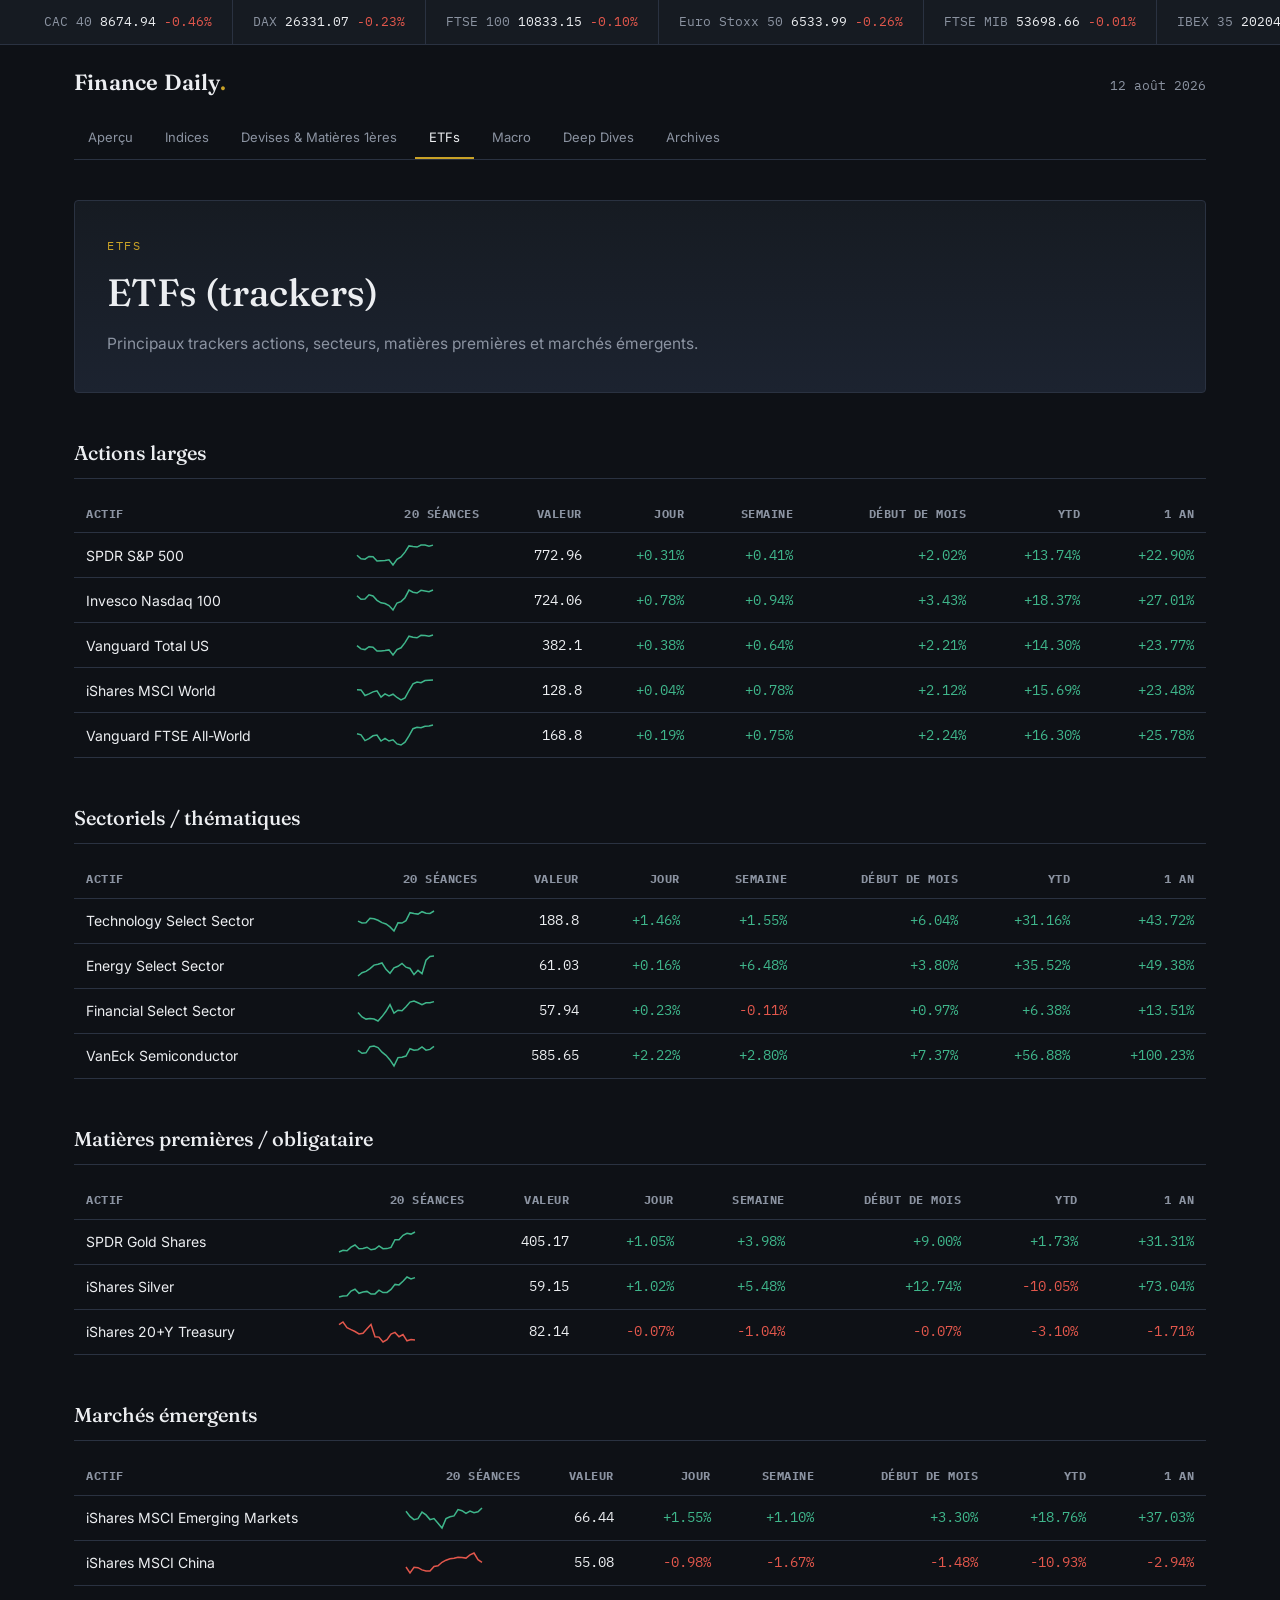
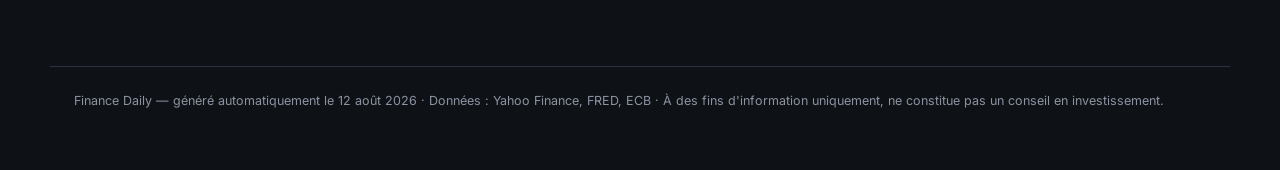
<file: docs/etfs.html>
<!DOCTYPE html>
<html lang="fr">
<head>
<meta charset="UTF-8">
<meta name="viewport" content="width=device-width, initial-scale=1.0">
<title>Finance Daily — ETFs</title>
<link rel="preconnect" href="https://fonts.googleapis.com">
<link href="https://fonts.googleapis.com/css2?family=Fraunces:wght@500;600&family=Inter:wght@400;500;600&family=IBM+Plex+Mono:wght@400;500&display=swap" rel="stylesheet">
<link rel="stylesheet" href="static/style.css">
</head>
<body>

<div class="ticker">
  
  <div class="ticker-item">
    <span class="name">CAC 40</span>
    <span class="val">8674.94</span>
    <span class="chg neg">-0.46%</span>
  </div>
  
  <div class="ticker-item">
    <span class="name">DAX</span>
    <span class="val">26331.07</span>
    <span class="chg neg">-0.23%</span>
  </div>
  
  <div class="ticker-item">
    <span class="name">FTSE 100</span>
    <span class="val">10833.15</span>
    <span class="chg neg">-0.10%</span>
  </div>
  
  <div class="ticker-item">
    <span class="name">Euro Stoxx 50</span>
    <span class="val">6533.99</span>
    <span class="chg neg">-0.26%</span>
  </div>
  
  <div class="ticker-item">
    <span class="name">FTSE MIB</span>
    <span class="val">53698.66</span>
    <span class="chg neg">-0.01%</span>
  </div>
  
  <div class="ticker-item">
    <span class="name">IBEX 35</span>
    <span class="val">20204.4</span>
    <span class="chg neg">-0.05%</span>
  </div>
  
  <div class="ticker-item">
    <span class="name">S&P 500</span>
    <span class="val">7751.67</span>
    <span class="chg pos">+0.30%</span>
  </div>
  
  <div class="ticker-item">
    <span class="name">Nasdaq Composite</span>
    <span class="val">26610.48</span>
    <span class="chg pos">+0.62%</span>
  </div>
  
  <div class="ticker-item">
    <span class="name">Dow Jones</span>
    <span class="val">53815.47</span>
    <span class="chg pos">+0.04%</span>
  </div>
  
  <div class="ticker-item">
    <span class="name">Russell 2000</span>
    <span class="val">3050.19</span>
    <span class="chg pos">+0.76%</span>
  </div>
  
  <div class="ticker-item">
    <span class="name">Nikkei 225</span>
    <span class="val">66970.22</span>
    <span class="chg pos">+2.08%</span>
  </div>
  
  <div class="ticker-item">
    <span class="name">Hang Seng</span>
    <span class="val">25652.82</span>
    <span class="chg neg">-1.10%</span>
  </div>
  
  <div class="ticker-item">
    <span class="name">Shanghai Composite</span>
    <span class="val">3934.09</span>
    <span class="chg neg">nan%</span>
  </div>
  
  <div class="ticker-item">
    <span class="name">ASX 200</span>
    <span class="val">9250.6</span>
    <span class="chg pos">+0.19%</span>
  </div>
  
  <div class="ticker-item">
    <span class="name">KOSPI</span>
    <span class="val">6345.53</span>
    <span class="chg pos">+0.73%</span>
  </div>
  
  <div class="ticker-item">
    <span class="name">Sensex (Inde)</span>
    <span class="val">78154.25</span>
    <span class="chg neg">-0.49%</span>
  </div>
  
  <div class="ticker-item">
    <span class="name">Nifty 50 (Inde)</span>
    <span class="val">24471.7</span>
    <span class="chg neg">-0.46%</span>
  </div>
  
  <div class="ticker-item">
    <span class="name">S&P/TSX (Canada)</span>
    <span class="val">36675.51</span>
    <span class="chg pos">+0.55%</span>
  </div>
  
  <div class="ticker-item">
    <span class="name">Bovespa (Brésil)</span>
    <span class="val">167871.0</span>
    <span class="chg flat">-0.00%</span>
  </div>
  
  <div class="ticker-item">
    <span class="name">IPC (Mexique)</span>
    <span class="val">65848.59</span>
    <span class="chg pos">+0.43%</span>
  </div>
  
</div>

<header class="site">
  <div class="brand-row">
    <div class="brand">Finance Daily<span class="dot">.</span></div>
    <div class="datestamp">12 août 2026</div>
  </div>
  <nav class="site">
    <a href="index.html" class="">Aperçu</a>
    <a href="indices.html" class="">Indices</a>
    <a href="devises-matieres.html" class="">Devises &amp; Matières 1ères</a>
    <a href="etfs.html" class="active">ETFs</a>
    <a href="macro.html" class="">Macro</a>
    <a href="deep-dives.html" class="">Deep Dives</a>
    <a href="archives.html" class="">Archives</a>
  </nav>
</header>

<main>


<div class="hero">
  <div class="eyebrow">ETFs</div>
  <h1>ETFs (trackers)</h1>
  <p class="lede">Principaux trackers actions, secteurs, matières premières et marchés émergents.</p>
</div>


<h2 class="section-title">Actions larges</h2>
<table class="data">
  <thead>
    <tr>
      <th style="text-align:left;">Actif</th>
      <th>20 séances</th>
      <th>Valeur</th>
      <th>Jour</th>
      <th>Semaine</th>
      <th>Début de mois</th>
      <th>YTD</th>
      <th>1 an</th>
    </tr>
  </thead>
  <tbody>
  
  <tr data-asset-symbol="SPY">
    <td>SPDR S&P 500</td>
    <td><svg width="80" height="24" viewBox="0 0 80 24" class="sparkline"><polyline points="2.0,12.3 6.0,15.7 10.0,16.2 14.0,13.4 18.0,13.8 22.0,18.0 26.0,17.7 30.0,17.6 34.0,16.8 38.0,22.0 42.0,16.4 46.0,14.0 50.0,9.1 54.0,2.9 58.0,3.6 62.0,4.1 66.0,2.0 70.0,2.1 74.0,3.2 78.0,2.1" fill="none" stroke="var(--positive)" stroke-width="1.5" /></svg></td>
    <td>772.96</td>
    <td class="pos">+0.31%</td>
    <td class="pos">+0.41%</td>
    <td class="pos">+2.02%</td>
    <td class="pos">+13.74%</td>
    <td class="pos">+22.90%</td>
  </tr>
  
  <tr data-asset-symbol="QQQ">
    <td>Invesco Nasdaq 100</td>
    <td><svg width="80" height="24" viewBox="0 0 80 24" class="sparkline"><polyline points="2.0,7.8 6.0,11.2 10.0,11.0 14.0,6.8 18.0,8.0 22.0,12.3 26.0,14.8 30.0,15.5 34.0,17.6 38.0,22.0 42.0,15.0 46.0,13.6 50.0,9.7 54.0,2.1 58.0,4.2 62.0,5.0 66.0,2.3 70.0,3.0 74.0,3.8 78.0,2.0" fill="none" stroke="var(--positive)" stroke-width="1.5" /></svg></td>
    <td>724.06</td>
    <td class="pos">+0.78%</td>
    <td class="pos">+0.94%</td>
    <td class="pos">+3.43%</td>
    <td class="pos">+18.37%</td>
    <td class="pos">+27.01%</td>
  </tr>
  
  <tr data-asset-symbol="VTI">
    <td>Vanguard Total US</td>
    <td><svg width="80" height="24" viewBox="0 0 80 24" class="sparkline"><polyline points="2.0,12.6 6.0,15.9 10.0,16.6 14.0,13.7 18.0,14.2 22.0,18.1 26.0,18.0 30.0,17.6 34.0,16.9 38.0,22.0 42.0,16.6 46.0,14.8 50.0,9.6 54.0,3.2 58.0,4.3 62.0,4.8 66.0,2.3 70.0,2.4 74.0,3.3 78.0,2.0" fill="none" stroke="var(--positive)" stroke-width="1.5" /></svg></td>
    <td>382.1</td>
    <td class="pos">+0.38%</td>
    <td class="pos">+0.64%</td>
    <td class="pos">+2.21%</td>
    <td class="pos">+14.30%</td>
    <td class="pos">+23.77%</td>
  </tr>
  
  <tr data-asset-symbol="IWDA.AS">
    <td>iShares MSCI World</td>
    <td><svg width="80" height="24" viewBox="0 0 80 24" class="sparkline"><polyline points="2.0,11.8 6.0,11.9 10.0,17.5 14.0,15.9 18.0,13.9 22.0,12.8 26.0,19.2 30.0,15.9 34.0,17.9 38.0,16.2 42.0,19.5 46.0,22.0 50.0,19.9 54.0,12.5 58.0,5.9 62.0,4.1 66.0,4.7 70.0,2.6 74.0,2.2 78.0,2.0" fill="none" stroke="var(--positive)" stroke-width="1.5" /></svg></td>
    <td>128.8</td>
    <td class="pos">+0.04%</td>
    <td class="pos">+0.78%</td>
    <td class="pos">+2.12%</td>
    <td class="pos">+15.69%</td>
    <td class="pos">+23.48%</td>
  </tr>
  
  <tr data-asset-symbol="VWCE.DE">
    <td>Vanguard FTSE All-World</td>
    <td><svg width="80" height="24" viewBox="0 0 80 24" class="sparkline"><polyline points="2.0,10.8 6.0,11.9 10.0,17.6 14.0,15.6 18.0,12.8 22.0,12.0 26.0,18.0 30.0,15.3 34.0,18.0 38.0,16.8 42.0,20.9 46.0,22.0 50.0,19.2 54.0,12.9 58.0,5.7 62.0,4.2 66.0,4.8 70.0,3.2 74.0,2.9 78.0,2.0" fill="none" stroke="var(--positive)" stroke-width="1.5" /></svg></td>
    <td>168.8</td>
    <td class="pos">+0.19%</td>
    <td class="pos">+0.75%</td>
    <td class="pos">+2.24%</td>
    <td class="pos">+16.30%</td>
    <td class="pos">+25.78%</td>
  </tr>
  
  </tbody>
</table>


<h2 class="section-title">Sectoriels / thématiques</h2>
<table class="data">
  <thead>
    <tr>
      <th style="text-align:left;">Actif</th>
      <th>20 séances</th>
      <th>Valeur</th>
      <th>Jour</th>
      <th>Semaine</th>
      <th>Début de mois</th>
      <th>YTD</th>
      <th>1 an</th>
    </tr>
  </thead>
  <tbody>
  
  <tr data-asset-symbol="XLK">
    <td>Technology Select Sector</td>
    <td><svg width="80" height="24" viewBox="0 0 80 24" class="sparkline"><polyline points="2.0,12.1 6.0,13.9 10.0,13.8 14.0,9.2 18.0,9.7 22.0,11.3 26.0,13.6 30.0,15.0 34.0,17.9 38.0,22.0 42.0,13.8 46.0,14.1 50.0,11.7 54.0,3.7 58.0,4.6 62.0,5.1 66.0,2.7 70.0,4.2 74.0,4.4 78.0,2.0" fill="none" stroke="var(--positive)" stroke-width="1.5" /></svg></td>
    <td>188.8</td>
    <td class="pos">+1.46%</td>
    <td class="pos">+1.55%</td>
    <td class="pos">+6.04%</td>
    <td class="pos">+31.16%</td>
    <td class="pos">+43.72%</td>
  </tr>
  
  <tr data-asset-symbol="XLE">
    <td>Energy Select Sector</td>
    <td><svg width="80" height="24" viewBox="0 0 80 24" class="sparkline"><polyline points="2.0,22.0 6.0,18.7 10.0,17.4 14.0,14.6 18.0,11.1 22.0,10.2 26.0,9.0 30.0,15.3 34.0,19.3 38.0,13.9 42.0,12.3 46.0,9.4 50.0,13.2 54.0,14.5 58.0,20.6 62.0,16.3 66.0,19.6 70.0,6.2 74.0,2.5 78.0,2.0" fill="none" stroke="var(--positive)" stroke-width="1.5" /></svg></td>
    <td>61.03</td>
    <td class="pos">+0.16%</td>
    <td class="pos">+6.48%</td>
    <td class="pos">+3.80%</td>
    <td class="pos">+35.52%</td>
    <td class="pos">+49.38%</td>
  </tr>
  
  <tr data-asset-symbol="XLF">
    <td>Financial Select Sector</td>
    <td><svg width="80" height="24" viewBox="0 0 80 24" class="sparkline"><polyline points="2.0,13.5 6.0,18.0 10.0,20.1 14.0,19.4 18.0,20.0 22.0,22.0 26.0,17.6 30.0,12.3 34.0,5.7 38.0,14.2 42.0,11.2 46.0,11.8 50.0,7.7 54.0,3.1 58.0,2.0 62.0,3.8 66.0,5.7 70.0,3.8 74.0,3.8 78.0,2.6" fill="none" stroke="var(--positive)" stroke-width="1.5" /></svg></td>
    <td>57.94</td>
    <td class="pos">+0.23%</td>
    <td class="neg">-0.11%</td>
    <td class="pos">+0.97%</td>
    <td class="pos">+6.38%</td>
    <td class="pos">+13.51%</td>
  </tr>
  
  <tr data-asset-symbol="SMH">
    <td>VanEck Semiconductor</td>
    <td><svg width="80" height="24" viewBox="0 0 80 24" class="sparkline"><polyline points="2.0,6.4 6.0,9.3 10.0,8.8 14.0,2.7 18.0,2.0 22.0,3.6 26.0,8.2 30.0,11.3 34.0,15.9 38.0,22.0 42.0,13.6 46.0,13.2 50.0,12.0 54.0,4.7 58.0,6.2 62.0,5.7 66.0,3.0 70.0,6.2 74.0,5.4 78.0,2.3" fill="none" stroke="var(--positive)" stroke-width="1.5" /></svg></td>
    <td>585.65</td>
    <td class="pos">+2.22%</td>
    <td class="pos">+2.80%</td>
    <td class="pos">+7.37%</td>
    <td class="pos">+56.88%</td>
    <td class="pos">+100.23%</td>
  </tr>
  
  </tbody>
</table>


<h2 class="section-title">Matières premières / obligataire</h2>
<table class="data">
  <thead>
    <tr>
      <th style="text-align:left;">Actif</th>
      <th>20 séances</th>
      <th>Valeur</th>
      <th>Jour</th>
      <th>Semaine</th>
      <th>Début de mois</th>
      <th>YTD</th>
      <th>1 an</th>
    </tr>
  </thead>
  <tbody>
  
  <tr data-asset-symbol="GLD">
    <td>SPDR Gold Shares</td>
    <td><svg width="80" height="24" viewBox="0 0 80 24" class="sparkline"><polyline points="2.0,22.0 6.0,20.3 10.0,20.7 14.0,17.1 18.0,15.0 22.0,18.7 26.0,18.5 30.0,17.2 34.0,19.8 38.0,19.0 42.0,15.9 46.0,18.7 50.0,18.6 54.0,17.4 58.0,9.7 62.0,9.7 66.0,5.3 70.0,3.3 74.0,4.1 78.0,2.0" fill="none" stroke="var(--positive)" stroke-width="1.5" /></svg></td>
    <td>405.17</td>
    <td class="pos">+1.05%</td>
    <td class="pos">+3.98%</td>
    <td class="pos">+9.00%</td>
    <td class="pos">+1.73%</td>
    <td class="pos">+31.31%</td>
  </tr>
  
  <tr data-asset-symbol="SLV">
    <td>iShares Silver</td>
    <td><svg width="80" height="24" viewBox="0 0 80 24" class="sparkline"><polyline points="2.0,22.0 6.0,21.1 10.0,20.7 14.0,16.0 18.0,14.2 22.0,18.3 26.0,17.1 30.0,16.4 34.0,19.1 38.0,18.9 42.0,15.1 46.0,17.6 50.0,17.4 54.0,14.4 58.0,9.4 62.0,9.9 66.0,6.2 70.0,2.0 74.0,3.9 78.0,2.6" fill="none" stroke="var(--positive)" stroke-width="1.5" /></svg></td>
    <td>59.15</td>
    <td class="pos">+1.02%</td>
    <td class="pos">+5.48%</td>
    <td class="pos">+12.74%</td>
    <td class="neg">-10.05%</td>
    <td class="pos">+73.04%</td>
  </tr>
  
  <tr data-asset-symbol="TLT">
    <td>iShares 20+Y Treasury</td>
    <td><svg width="80" height="24" viewBox="0 0 80 24" class="sparkline"><polyline points="2.0,4.7 6.0,2.0 10.0,7.6 14.0,9.6 18.0,11.5 22.0,13.9 26.0,13.2 30.0,8.8 34.0,4.5 38.0,16.7 42.0,17.1 46.0,22.0 50.0,19.6 54.0,14.0 58.0,12.4 62.0,16.7 66.0,14.6 70.0,20.8 74.0,19.6 78.0,20.1" fill="none" stroke="var(--negative)" stroke-width="1.5" /></svg></td>
    <td>82.14</td>
    <td class="neg">-0.07%</td>
    <td class="neg">-1.04%</td>
    <td class="neg">-0.07%</td>
    <td class="neg">-3.10%</td>
    <td class="neg">-1.71%</td>
  </tr>
  
  </tbody>
</table>


<h2 class="section-title">Marchés émergents</h2>
<table class="data">
  <thead>
    <tr>
      <th style="text-align:left;">Actif</th>
      <th>20 séances</th>
      <th>Valeur</th>
      <th>Jour</th>
      <th>Semaine</th>
      <th>Début de mois</th>
      <th>YTD</th>
      <th>1 an</th>
    </tr>
  </thead>
  <tbody>
  
  <tr data-asset-symbol="EEM">
    <td>iShares MSCI Emerging Markets</td>
    <td><svg width="80" height="24" viewBox="0 0 80 24" class="sparkline"><polyline points="2.0,5.2 6.0,10.4 10.0,13.7 14.0,12.7 18.0,6.1 22.0,8.9 26.0,13.6 30.0,12.5 34.0,17.2 38.0,22.0 42.0,12.6 46.0,10.8 50.0,9.9 54.0,3.6 58.0,4.7 62.0,7.3 66.0,5.0 70.0,6.7 74.0,5.8 78.0,2.0" fill="none" stroke="var(--positive)" stroke-width="1.5" /></svg></td>
    <td>66.44</td>
    <td class="pos">+1.55%</td>
    <td class="pos">+1.10%</td>
    <td class="pos">+3.30%</td>
    <td class="pos">+18.76%</td>
    <td class="pos">+37.03%</td>
  </tr>
  
  <tr data-asset-symbol="MCHI">
    <td>iShares MSCI China</td>
    <td><svg width="80" height="24" viewBox="0 0 80 24" class="sparkline"><polyline points="2.0,16.0 6.0,22.0 10.0,16.3 14.0,16.7 18.0,18.9 22.0,20.0 26.0,20.1 30.0,15.4 34.0,14.7 38.0,11.3 42.0,9.2 46.0,7.7 50.0,7.2 54.0,6.2 58.0,6.6 62.0,7.1 66.0,3.8 70.0,2.0 74.0,8.6 78.0,11.3" fill="none" stroke="var(--negative)" stroke-width="1.5" /></svg></td>
    <td>55.08</td>
    <td class="neg">-0.98%</td>
    <td class="neg">-1.67%</td>
    <td class="neg">-1.48%</td>
    <td class="neg">-10.93%</td>
    <td class="neg">-2.94%</td>
  </tr>
  
  </tbody>
</table>




</main>

<!-- Fenêtre modale actif (description + graphique agrandi) -->
<div id="asset-modal-overlay">
  <div class="asset-modal">
    <button class="asset-modal-close" id="asset-modal-close" aria-label="Fermer">&times;</button>
    <h3 id="asset-modal-title"></h3>
    <p class="desc" id="asset-modal-desc"></p>
    <div class="asset-modal-chart-wrap">
      <div id="asset-modal-chart"></div>
      <div class="asset-modal-tooltip" id="asset-modal-tooltip"></div>
    </div>
  </div>
</div>


<script>window.ASSET_DATA = {"SPY": {"name": "SPDR S&P 500", "description": "ETF répliquant le S&P 500, l'un des trackers les plus échangés au monde, exposition large au marché actions américain.", "history": [{"d": "2026-04-06", "v": 657.24}, {"d": "2026-04-07", "v": 657.53}, {"d": "2026-04-08", "v": 674.27}, {"d": "2026-04-09", "v": 678.16}, {"d": "2026-04-10", "v": 677.71}, {"d": "2026-04-13", "v": 684.34}, {"d": "2026-04-14", "v": 692.68}, {"d": "2026-04-15", "v": 698.14}, {"d": "2026-04-16", "v": 699.86}, {"d": "2026-04-17", "v": 708.32}, {"d": "2026-04-20", "v": 706.9}, {"d": "2026-04-21", "v": 702.27}, {"d": "2026-04-22", "v": 709.38}, {"d": "2026-04-23", "v": 706.63}, {"d": "2026-04-24", "v": 712.11}, {"d": "2026-04-27", "v": 713.33}, {"d": "2026-04-28", "v": 709.86}, {"d": "2026-04-29", "v": 709.75}, {"d": "2026-04-30", "v": 716.81}, {"d": "2026-05-01", "v": 718.8}, {"d": "2026-05-04", "v": 716.16}, {"d": "2026-05-05", "v": 721.91}, {"d": "2026-05-06", "v": 731.94}, {"d": "2026-05-07", "v": 729.7}, {"d": "2026-05-08", "v": 735.72}, {"d": "2026-05-11", "v": 737.4}, {"d": "2026-05-12", "v": 736.28}, {"d": "2026-05-13", "v": 740.4}, {"d": "2026-05-14", "v": 746.25}, {"d": "2026-05-15", "v": 737.27}, {"d": "2026-05-18", "v": 736.75}, {"d": "2026-05-19", "v": 731.84}, {"d": "2026-05-20", "v": 739.35}, {"d": "2026-05-21", "v": 740.81}, {"d": "2026-05-22", "v": 743.72}, {"d": "2026-05-26", "v": 748.66}, {"d": "2026-05-27", "v": 748.53}, {"d": "2026-05-28", "v": 752.66}, {"d": "2026-05-29", "v": 754.54}, {"d": "2026-06-01", "v": 756.59}, {"d": "2026-06-02", "v": 757.62}, {"d": "2026-06-03", "v": 752.3}, {"d": "2026-06-04", "v": 755.14}, {"d": "2026-06-05", "v": 735.65}, {"d": "2026-06-08", "v": 737.32}, {"d": "2026-06-09", "v": 735.16}, {"d": "2026-06-10", "v": 723.57}, {"d": "2026-06-11", "v": 735.86}, {"d": "2026-06-12", "v": 739.84}, {"d": "2026-06-15", "v": 752.89}, {"d": "2026-06-16", "v": 748.4}, {"d": "2026-06-17", "v": 739.06}, {"d": "2026-06-18", "v": 746.74}, {"d": "2026-06-22", "v": 744.39}, {"d": "2026-06-23", "v": 733.58}, {"d": "2026-06-24", "v": 733.24}, {"d": "2026-06-25", "v": 734.3}, {"d": "2026-06-26", "v": 728.99}, {"d": "2026-06-29", "v": 741.0}, {"d": "2026-06-30", "v": 746.77}, {"d": "2026-07-01", "v": 745.76}, {"d": "2026-07-02", "v": 744.78}, {"d": "2026-07-06", "v": 751.28}, {"d": "2026-07-07", "v": 747.71}, {"d": "2026-07-08", "v": 745.4}, {"d": "2026-07-09", "v": 751.71}, {"d": "2026-07-10", "v": 754.95}, {"d": "2026-07-13", "v": 749.17}, {"d": "2026-07-14", "v": 751.83}, {"d": "2026-07-15", "v": 754.81}, {"d": "2026-07-16", "v": 750.72}, {"d": "2026-07-17", "v": 743.29}, {"d": "2026-07-20", "v": 742.09}, {"d": "2026-07-21", "v": 748.28}, {"d": "2026-07-22", "v": 747.41}, {"d": "2026-07-23", "v": 738.18}, {"d": "2026-07-24", "v": 738.93}, {"d": "2026-07-27", "v": 739.09}, {"d": "2026-07-28", "v": 740.86}, {"d": "2026-07-29", "v": 729.46}, {"d": "2026-07-30", "v": 741.69}, {"d": "2026-07-31", "v": 747.03}, {"d": "2026-08-03", "v": 757.67}, {"d": "2026-08-04", "v": 771.33}, {"d": "2026-08-05", "v": 769.79}, {"d": "2026-08-06", "v": 768.56}, {"d": "2026-08-07", "v": 773.26}, {"d": "2026-08-10", "v": 773.03}, {"d": "2026-08-11", "v": 770.56}, {"d": "2026-08-12", "v": 772.96}]}, "QQQ": {"name": "Invesco Nasdaq 100", "description": "ETF répliquant le Nasdaq 100, fortement exposé aux grandes valeurs technologiques américaines.", "history": [{"d": "2026-04-06", "v": 587.85}, {"d": "2026-04-07", "v": 587.94}, {"d": "2026-04-08", "v": 605.42}, {"d": "2026-04-09", "v": 609.52}, {"d": "2026-04-10", "v": 610.4}, {"d": "2026-04-13", "v": 616.71}, {"d": "2026-04-14", "v": 627.91}, {"d": "2026-04-15", "v": 636.7}, {"d": "2026-04-16", "v": 639.77}, {"d": "2026-04-17", "v": 648.14}, {"d": "2026-04-20", "v": 646.08}, {"d": "2026-04-21", "v": 643.62}, {"d": "2026-04-22", "v": 654.39}, {"d": "2026-04-23", "v": 650.7}, {"d": "2026-04-24", "v": 663.15}, {"d": "2026-04-27", "v": 663.5}, {"d": "2026-04-28", "v": 656.83}, {"d": "2026-04-29", "v": 660.84}, {"d": "2026-04-30", "v": 667.01}, {"d": "2026-05-01", "v": 673.41}, {"d": "2026-05-04", "v": 672.14}, {"d": "2026-05-05", "v": 680.86}, {"d": "2026-05-06", "v": 695.01}, {"d": "2026-05-07", "v": 694.18}, {"d": "2026-05-08", "v": 710.45}, {"d": "2026-05-11", "v": 712.51}, {"d": "2026-05-12", "v": 706.46}, {"d": "2026-05-13", "v": 713.93}, {"d": "2026-05-14", "v": 719.0}, {"d": "2026-05-15", "v": 708.15}, {"d": "2026-05-18", "v": 705.11}, {"d": "2026-05-19", "v": 700.76}, {"d": "2026-05-20", "v": 712.37}, {"d": "2026-05-21", "v": 713.73}, {"d": "2026-05-22", "v": 716.75}, {"d": "2026-05-26", "v": 729.48}, {"d": "2026-05-27", "v": 728.65}, {"d": "2026-05-28", "v": 734.79}, {"d": "2026-05-29", "v": 737.5}, {"d": "2026-06-01", "v": 741.92}, {"d": "2026-06-02", "v": 745.34}, {"d": "2026-06-03", "v": 743.39}, {"d": "2026-06-04", "v": 739.8}, {"d": "2026-06-05", "v": 704.29}, {"d": "2026-06-08", "v": 715.28}, {"d": "2026-06-09", "v": 707.05}, {"d": "2026-06-10", "v": 692.93}, {"d": "2026-06-11", "v": 716.33}, {"d": "2026-06-12", "v": 720.55}, {"d": "2026-06-15", "v": 743.18}, {"d": "2026-06-16", "v": 729.06}, {"d": "2026-06-17", "v": 721.72}, {"d": "2026-06-18", "v": 739.81}, {"d": "2026-06-22", "v": 737.95}, {"d": "2026-06-23", "v": 713.65}, {"d": "2026-06-24", "v": 710.62}, {"d": "2026-06-25", "v": 716.38}, {"d": "2026-06-26", "v": 706.52}, {"d": "2026-06-29", "v": 724.08}, {"d": "2026-06-30", "v": 736.4}, {"d": "2026-07-01", "v": 725.17}, {"d": "2026-07-02", "v": 712.6}, {"d": "2026-07-06", "v": 722.82}, {"d": "2026-07-07", "v": 709.43}, {"d": "2026-07-08", "v": 711.44}, {"d": "2026-07-09", "v": 723.28}, {"d": "2026-07-10", "v": 725.51}, {"d": "2026-07-13", "v": 711.74}, {"d": "2026-07-14", "v": 719.69}, {"d": "2026-07-15", "v": 717.74}, {"d": "2026-07-16", "v": 705.94}, {"d": "2026-07-17", "v": 695.33}, {"d": "2026-07-20", "v": 696.06}, {"d": "2026-07-21", "v": 708.97}, {"d": "2026-07-22", "v": 705.35}, {"d": "2026-07-23", "v": 691.96}, {"d": "2026-07-24", "v": 684.23}, {"d": "2026-07-27", "v": 682.12}, {"d": "2026-07-28", "v": 675.49}, {"d": "2026-07-29", "v": 661.73}, {"d": "2026-07-30", "v": 683.55}, {"d": "2026-07-31", "v": 687.99}, {"d": "2026-08-03", "v": 700.07}, {"d": "2026-08-04", "v": 723.85}, {"d": "2026-08-05", "v": 717.3}, {"d": "2026-08-06", "v": 714.65}, {"d": "2026-08-07", "v": 723.03}, {"d": "2026-08-10", "v": 720.87}, {"d": "2026-08-11", "v": 718.45}, {"d": "2026-08-12", "v": 724.06}]}, "VTI": {"name": "Vanguard Total US", "description": "ETF Vanguard répliquant l'ensemble du marché actions américain (grandes, moyennes et petites capitalisations).", "history": [{"d": "2026-04-06", "v": 324.28}, {"d": "2026-04-07", "v": 324.5}, {"d": "2026-04-08", "v": 332.74}, {"d": "2026-04-09", "v": 334.49}, {"d": "2026-04-10", "v": 334.09}, {"d": "2026-04-13", "v": 337.7}, {"d": "2026-04-14", "v": 341.67}, {"d": "2026-04-15", "v": 344.25}, {"d": "2026-04-16", "v": 345.04}, {"d": "2026-04-17", "v": 349.52}, {"d": "2026-04-20", "v": 349.21}, {"d": "2026-04-21", "v": 346.84}, {"d": "2026-04-22", "v": 350.21}, {"d": "2026-04-23", "v": 348.8}, {"d": "2026-04-24", "v": 351.04}, {"d": "2026-04-27", "v": 351.52}, {"d": "2026-04-28", "v": 349.62}, {"d": "2026-04-29", "v": 349.21}, {"d": "2026-04-30", "v": 353.16}, {"d": "2026-05-01", "v": 354.27}, {"d": "2026-05-04", "v": 352.96}, {"d": "2026-05-05", "v": 355.97}, {"d": "2026-05-06", "v": 360.82}, {"d": "2026-05-07", "v": 359.17}, {"d": "2026-05-08", "v": 361.83}, {"d": "2026-05-11", "v": 362.59}, {"d": "2026-05-12", "v": 361.75}, {"d": "2026-05-13", "v": 363.66}, {"d": "2026-05-14", "v": 366.35}, {"d": "2026-05-15", "v": 361.7}, {"d": "2026-05-18", "v": 361.32}, {"d": "2026-05-19", "v": 359.03}, {"d": "2026-05-20", "v": 363.15}, {"d": "2026-05-21", "v": 364.04}, {"d": "2026-05-22", "v": 365.74}, {"d": "2026-05-26", "v": 368.4}, {"d": "2026-05-27", "v": 368.3}, {"d": "2026-05-28", "v": 370.59}, {"d": "2026-05-29", "v": 371.47}, {"d": "2026-06-01", "v": 372.33}, {"d": "2026-06-02", "v": 373.29}, {"d": "2026-06-03", "v": 370.58}, {"d": "2026-06-04", "v": 372.31}, {"d": "2026-06-05", "v": 362.34}, {"d": "2026-06-08", "v": 363.42}, {"d": "2026-06-09", "v": 362.63}, {"d": "2026-06-10", "v": 357.01}, {"d": "2026-06-11", "v": 363.26}, {"d": "2026-06-12", "v": 365.31}, {"d": "2026-06-15", "v": 371.46}, {"d": "2026-06-16", "v": 369.31}, {"d": "2026-06-17", "v": 364.71}, {"d": "2026-06-18", "v": 368.93}, {"d": "2026-06-22", "v": 367.75}, {"d": "2026-06-23", "v": 362.66}, {"d": "2026-06-24", "v": 362.61}, {"d": "2026-06-25", "v": 362.94}, {"d": "2026-06-26", "v": 362.22}, {"d": "2026-06-29", "v": 367.12}, {"d": "2026-06-30", "v": 370.04}, {"d": "2026-07-01", "v": 369.27}, {"d": "2026-07-02", "v": 368.76}, {"d": "2026-07-06", "v": 371.67}, {"d": "2026-07-07", "v": 369.61}, {"d": "2026-07-08", "v": 368.25}, {"d": "2026-07-09", "v": 371.45}, {"d": "2026-07-10", "v": 372.69}, {"d": "2026-07-13", "v": 369.78}, {"d": "2026-07-14", "v": 371.16}, {"d": "2026-07-15", "v": 372.42}, {"d": "2026-07-16", "v": 370.58}, {"d": "2026-07-17", "v": 367.01}, {"d": "2026-07-20", "v": 366.25}, {"d": "2026-07-21", "v": 369.45}, {"d": "2026-07-22", "v": 368.87}, {"d": "2026-07-23", "v": 364.69}, {"d": "2026-07-24", "v": 364.8}, {"d": "2026-07-27", "v": 365.18}, {"d": "2026-07-28", "v": 365.99}, {"d": "2026-07-29", "v": 360.42}, {"d": "2026-07-30", "v": 366.27}, {"d": "2026-07-31", "v": 368.21}, {"d": "2026-08-03", "v": 373.84}, {"d": "2026-08-04", "v": 380.82}, {"d": "2026-08-05", "v": 379.65}, {"d": "2026-08-06", "v": 379.07}, {"d": "2026-08-07", "v": 381.78}, {"d": "2026-08-10", "v": 381.63}, {"d": "2026-08-11", "v": 380.65}, {"d": "2026-08-12", "v": 382.1}]}, "IWDA.AS": {"name": "iShares MSCI World", "description": "ETF iShares répliquant l'indice MSCI World, exposition diversifiée aux marchés développés mondiaux.", "history": [{"d": "2026-04-07", "v": 109.71}, {"d": "2026-04-08", "v": 112.5}, {"d": "2026-04-09", "v": 112.68}, {"d": "2026-04-10", "v": 112.98}, {"d": "2026-04-13", "v": 112.94}, {"d": "2026-04-14", "v": 114.2}, {"d": "2026-04-15", "v": 114.64}, {"d": "2026-04-16", "v": 115.32}, {"d": "2026-04-17", "v": 116.68}, {"d": "2026-04-20", "v": 116.21}, {"d": "2026-04-21", "v": 116.1}, {"d": "2026-04-22", "v": 116.6}, {"d": "2026-04-23", "v": 116.99}, {"d": "2026-04-24", "v": 116.73}, {"d": "2026-04-27", "v": 116.61}, {"d": "2026-04-28", "v": 116.26}, {"d": "2026-04-29", "v": 116.31}, {"d": "2026-04-30", "v": 117.06}, {"d": "2026-05-04", "v": 117.36}, {"d": "2026-05-05", "v": 118.21}, {"d": "2026-05-06", "v": 119.58}, {"d": "2026-05-07", "v": 119.63}, {"d": "2026-05-08", "v": 119.51}, {"d": "2026-05-11", "v": 119.93}, {"d": "2026-05-12", "v": 119.16}, {"d": "2026-05-13", "v": 120.43}, {"d": "2026-05-14", "v": 121.99}, {"d": "2026-05-15", "v": 121.0}, {"d": "2026-05-18", "v": 120.39}, {"d": "2026-05-19", "v": 120.3}, {"d": "2026-05-20", "v": 121.38}, {"d": "2026-05-21", "v": 121.52}, {"d": "2026-05-22", "v": 122.83}, {"d": "2026-05-25", "v": 123.53}, {"d": "2026-05-26", "v": 123.11}, {"d": "2026-05-27", "v": 122.89}, {"d": "2026-05-28", "v": 123.17}, {"d": "2026-05-29", "v": 123.38}, {"d": "2026-06-01", "v": 123.73}, {"d": "2026-06-02", "v": 124.29}, {"d": "2026-06-03", "v": 123.91}, {"d": "2026-06-04", "v": 123.87}, {"d": "2026-06-05", "v": 123.33}, {"d": "2026-06-08", "v": 122.65}, {"d": "2026-06-09", "v": 120.85}, {"d": "2026-06-10", "v": 120.74}, {"d": "2026-06-11", "v": 120.89}, {"d": "2026-06-12", "v": 122.81}, {"d": "2026-06-15", "v": 124.24}, {"d": "2026-06-16", "v": 124.14}, {"d": "2026-06-17", "v": 124.21}, {"d": "2026-06-18", "v": 124.62}, {"d": "2026-06-19", "v": 124.82}, {"d": "2026-06-22", "v": 125.03}, {"d": "2026-06-23", "v": 123.99}, {"d": "2026-06-24", "v": 124.74}, {"d": "2026-06-25", "v": 124.09}, {"d": "2026-06-26", "v": 123.73}, {"d": "2026-06-29", "v": 123.87}, {"d": "2026-06-30", "v": 125.13}, {"d": "2026-07-01", "v": 125.86}, {"d": "2026-07-02", "v": 125.23}, {"d": "2026-07-03", "v": 125.74}, {"d": "2026-07-06", "v": 126.35}, {"d": "2026-07-07", "v": 125.4}, {"d": "2026-07-08", "v": 124.47}, {"d": "2026-07-09", "v": 125.72}, {"d": "2026-07-10", "v": 126.15}, {"d": "2026-07-13", "v": 126.33}, {"d": "2026-07-14", "v": 126.09}, {"d": "2026-07-15", "v": 126.29}, {"d": "2026-07-16", "v": 126.26}, {"d": "2026-07-17", "v": 124.85}, {"d": "2026-07-20", "v": 125.26}, {"d": "2026-07-21", "v": 125.75}, {"d": "2026-07-22", "v": 126.03}, {"d": "2026-07-23", "v": 124.4}, {"d": "2026-07-24", "v": 125.26}, {"d": "2026-07-27", "v": 124.75}, {"d": "2026-07-28", "v": 125.18}, {"d": "2026-07-29", "v": 124.33}, {"d": "2026-07-30", "v": 123.69}, {"d": "2026-07-31", "v": 124.23}, {"d": "2026-08-03", "v": 126.12}, {"d": "2026-08-04", "v": 127.8}, {"d": "2026-08-05", "v": 128.26}, {"d": "2026-08-06", "v": 128.12}, {"d": "2026-08-07", "v": 128.65}, {"d": "2026-08-10", "v": 128.75}, {"d": "2026-08-12", "v": 128.8}]}, "VWCE.DE": {"name": "Vanguard FTSE All-World", "description": "ETF Vanguard répliquant le FTSE All-World, l'un des trackers les plus utilisés en Europe pour une exposition actions mondiale tous pays.", "history": [{"d": "2026-04-07", "v": 143.92}, {"d": "2026-04-08", "v": 148.08}, {"d": "2026-04-09", "v": 148.16}, {"d": "2026-04-10", "v": 148.56}, {"d": "2026-04-13", "v": 148.48}, {"d": "2026-04-14", "v": 150.28}, {"d": "2026-04-15", "v": 150.78}, {"d": "2026-04-16", "v": 151.7}, {"d": "2026-04-17", "v": 153.66}, {"d": "2026-04-20", "v": 152.88}, {"d": "2026-04-21", "v": 152.56}, {"d": "2026-04-22", "v": 153.38}, {"d": "2026-04-23", "v": 153.78}, {"d": "2026-04-24", "v": 153.6}, {"d": "2026-04-27", "v": 153.5}, {"d": "2026-04-28", "v": 152.88}, {"d": "2026-04-29", "v": 153.12}, {"d": "2026-04-30", "v": 153.96}, {"d": "2026-05-04", "v": 154.56}, {"d": "2026-05-05", "v": 155.98}, {"d": "2026-05-06", "v": 158.06}, {"d": "2026-05-07", "v": 157.98}, {"d": "2026-05-08", "v": 158.14}, {"d": "2026-05-11", "v": 158.62}, {"d": "2026-05-12", "v": 156.96}, {"d": "2026-05-13", "v": 159.14}, {"d": "2026-05-14", "v": 161.02}, {"d": "2026-05-15", "v": 159.44}, {"d": "2026-05-18", "v": 158.44}, {"d": "2026-05-19", "v": 158.2}, {"d": "2026-05-20", "v": 159.76}, {"d": "2026-05-21", "v": 159.92}, {"d": "2026-05-22", "v": 161.62}, {"d": "2026-05-25", "v": 162.78}, {"d": "2026-05-26", "v": 162.58}, {"d": "2026-05-27", "v": 162.2}, {"d": "2026-05-28", "v": 162.82}, {"d": "2026-05-29", "v": 163.16}, {"d": "2026-06-01", "v": 163.92}, {"d": "2026-06-02", "v": 164.88}, {"d": "2026-06-03", "v": 164.14}, {"d": "2026-06-04", "v": 163.8}, {"d": "2026-06-05", "v": 162.36}, {"d": "2026-06-08", "v": 161.56}, {"d": "2026-06-09", "v": 159.5}, {"d": "2026-06-10", "v": 159.24}, {"d": "2026-06-11", "v": 159.56}, {"d": "2026-06-12", "v": 162.46}, {"d": "2026-06-15", "v": 164.6}, {"d": "2026-06-16", "v": 164.16}, {"d": "2026-06-17", "v": 164.64}, {"d": "2026-06-18", "v": 165.46}, {"d": "2026-06-19", "v": 165.44}, {"d": "2026-06-22", "v": 166.04}, {"d": "2026-06-23", "v": 163.92}, {"d": "2026-06-24", "v": 164.8}, {"d": "2026-06-25", "v": 164.2}, {"d": "2026-06-26", "v": 163.7}, {"d": "2026-06-29", "v": 163.44}, {"d": "2026-06-30", "v": 165.22}, {"d": "2026-07-01", "v": 165.94}, {"d": "2026-07-02", "v": 164.98}, {"d": "2026-07-03", "v": 165.88}, {"d": "2026-07-06", "v": 166.6}, {"d": "2026-07-07", "v": 164.82}, {"d": "2026-07-08", "v": 163.78}, {"d": "2026-07-09", "v": 165.56}, {"d": "2026-07-10", "v": 166.14}, {"d": "2026-07-13", "v": 165.78}, {"d": "2026-07-14", "v": 165.66}, {"d": "2026-07-15", "v": 165.8}, {"d": "2026-07-16", "v": 165.46}, {"d": "2026-07-17", "v": 163.5}, {"d": "2026-07-20", "v": 164.18}, {"d": "2026-07-21", "v": 165.14}, {"d": "2026-07-22", "v": 165.4}, {"d": "2026-07-23", "v": 163.36}, {"d": "2026-07-24", "v": 164.28}, {"d": "2026-07-27", "v": 163.36}, {"d": "2026-07-28", "v": 163.78}, {"d": "2026-07-29", "v": 162.4}, {"d": "2026-07-30", "v": 162.02}, {"d": "2026-07-31", "v": 162.96}, {"d": "2026-08-03", "v": 165.1}, {"d": "2026-08-04", "v": 167.54}, {"d": "2026-08-05", "v": 168.04}, {"d": "2026-08-06", "v": 167.84}, {"d": "2026-08-07", "v": 168.38}, {"d": "2026-08-10", "v": 168.48}, {"d": "2026-08-12", "v": 168.8}]}, "XLK": {"name": "Technology Select Sector", "description": "ETF sectoriel répliquant les valeurs technologiques du S&P 500.", "history": [{"d": "2026-04-06", "v": 136.62}, {"d": "2026-04-07", "v": 137.27}, {"d": "2026-04-08", "v": 141.52}, {"d": "2026-04-09", "v": 141.9}, {"d": "2026-04-10", "v": 142.45}, {"d": "2026-04-13", "v": 145.44}, {"d": "2026-04-14", "v": 147.76}, {"d": "2026-04-15", "v": 150.12}, {"d": "2026-04-16", "v": 151.84}, {"d": "2026-04-17", "v": 154.17}, {"d": "2026-04-20", "v": 154.38}, {"d": "2026-04-21", "v": 154.51}, {"d": "2026-04-22", "v": 157.9}, {"d": "2026-04-23", "v": 155.65}, {"d": "2026-04-24", "v": 160.03}, {"d": "2026-04-27", "v": 160.38}, {"d": "2026-04-28", "v": 157.66}, {"d": "2026-04-29", "v": 158.92}, {"d": "2026-04-30", "v": 159.31}, {"d": "2026-05-01", "v": 161.68}, {"d": "2026-05-04", "v": 161.86}, {"d": "2026-05-05", "v": 165.43}, {"d": "2026-05-06", "v": 169.83}, {"d": "2026-05-07", "v": 169.49}, {"d": "2026-05-08", "v": 175.31}, {"d": "2026-05-11", "v": 177.67}, {"d": "2026-05-12", "v": 174.99}, {"d": "2026-05-13", "v": 176.64}, {"d": "2026-05-14", "v": 179.29}, {"d": "2026-05-15", "v": 176.05}, {"d": "2026-05-18", "v": 174.15}, {"d": "2026-05-19", "v": 173.03}, {"d": "2026-05-20", "v": 176.93}, {"d": "2026-05-21", "v": 178.39}, {"d": "2026-05-22", "v": 180.18}, {"d": "2026-05-26", "v": 184.92}, {"d": "2026-05-27", "v": 184.21}, {"d": "2026-05-28", "v": 186.63}, {"d": "2026-05-29", "v": 190.79}, {"d": "2026-06-01", "v": 195.53}, {"d": "2026-06-02", "v": 197.97}, {"d": "2026-06-03", "v": 196.0}, {"d": "2026-06-04", "v": 192.94}, {"d": "2026-06-05", "v": 180.09}, {"d": "2026-06-08", "v": 183.96}, {"d": "2026-06-09", "v": 180.55}, {"d": "2026-06-10", "v": 176.42}, {"d": "2026-06-11", "v": 182.99}, {"d": "2026-06-12", "v": 184.58}, {"d": "2026-06-15", "v": 191.56}, {"d": "2026-06-16", "v": 186.22}, {"d": "2026-06-17", "v": 185.58}, {"d": "2026-06-18", "v": 191.21}, {"d": "2026-06-22", "v": 192.15}, {"d": "2026-06-23", "v": 184.19}, {"d": "2026-06-24", "v": 183.05}, {"d": "2026-06-25", "v": 184.57}, {"d": "2026-06-26", "v": 181.11}, {"d": "2026-06-29", "v": 185.41}, {"d": "2026-06-30", "v": 190.52}, {"d": "2026-07-01", "v": 185.62}, {"d": "2026-07-02", "v": 180.59}, {"d": "2026-07-06", "v": 183.57}, {"d": "2026-07-07", "v": 179.18}, {"d": "2026-07-08", "v": 181.4}, {"d": "2026-07-09", "v": 185.35}, {"d": "2026-07-10", "v": 185.78}, {"d": "2026-07-13", "v": 181.28}, {"d": "2026-07-14", "v": 183.62}, {"d": "2026-07-15", "v": 181.58}, {"d": "2026-07-16", "v": 177.52}, {"d": "2026-07-17", "v": 175.59}, {"d": "2026-07-20", "v": 175.71}, {"d": "2026-07-21", "v": 180.78}, {"d": "2026-07-22", "v": 180.27}, {"d": "2026-07-23", "v": 178.45}, {"d": "2026-07-24", "v": 175.88}, {"d": "2026-07-27", "v": 174.3}, {"d": "2026-07-28", "v": 171.09}, {"d": "2026-07-29", "v": 166.57}, {"d": "2026-07-30", "v": 175.73}, {"d": "2026-07-31", "v": 175.35}, {"d": "2026-08-03", "v": 178.04}, {"d": "2026-08-04", "v": 186.9}, {"d": "2026-08-05", "v": 185.91}, {"d": "2026-08-06", "v": 185.33}, {"d": "2026-08-07", "v": 187.97}, {"d": "2026-08-10", "v": 186.32}, {"d": "2026-08-11", "v": 186.09}, {"d": "2026-08-12", "v": 188.8}]}, "XLE": {"name": "Energy Select Sector", "description": "ETF sectoriel répliquant les valeurs du secteur de l'énergie du S&P 500.", "history": [{"d": "2026-04-06", "v": 59.25}, {"d": "2026-04-07", "v": 59.73}, {"d": "2026-04-08", "v": 57.63}, {"d": "2026-04-09", "v": 56.92}, {"d": "2026-04-10", "v": 56.53}, {"d": "2026-04-13", "v": 56.7}, {"d": "2026-04-14", "v": 55.55}, {"d": "2026-04-15", "v": 55.36}, {"d": "2026-04-16", "v": 56.17}, {"d": "2026-04-17", "v": 54.63}, {"d": "2026-04-20", "v": 54.68}, {"d": "2026-04-21", "v": 55.47}, {"d": "2026-04-22", "v": 56.14}, {"d": "2026-04-23", "v": 56.57}, {"d": "2026-04-24", "v": 56.46}, {"d": "2026-04-27", "v": 56.36}, {"d": "2026-04-28", "v": 57.3}, {"d": "2026-04-29", "v": 58.61}, {"d": "2026-04-30", "v": 59.22}, {"d": "2026-05-01", "v": 58.43}, {"d": "2026-05-04", "v": 58.96}, {"d": "2026-05-05", "v": 59.02}, {"d": "2026-05-06", "v": 56.59}, {"d": "2026-05-07", "v": 55.55}, {"d": "2026-05-08", "v": 55.3}, {"d": "2026-05-11", "v": 56.76}, {"d": "2026-05-12", "v": 57.16}, {"d": "2026-05-13", "v": 57.22}, {"d": "2026-05-14", "v": 57.65}, {"d": "2026-05-15", "v": 59.01}, {"d": "2026-05-18", "v": 60.15}, {"d": "2026-05-19", "v": 60.85}, {"d": "2026-05-20", "v": 59.37}, {"d": "2026-05-21", "v": 58.71}, {"d": "2026-05-22", "v": 59.06}, {"d": "2026-05-26", "v": 57.44}, {"d": "2026-05-27", "v": 56.58}, {"d": "2026-05-28", "v": 56.54}, {"d": "2026-05-29", "v": 55.89}, {"d": "2026-06-01", "v": 56.89}, {"d": "2026-06-02", "v": 57.54}, {"d": "2026-06-03", "v": 58.29}, {"d": "2026-06-04", "v": 58.33}, {"d": "2026-06-05", "v": 57.26}, {"d": "2026-06-08", "v": 57.91}, {"d": "2026-06-09", "v": 56.98}, {"d": "2026-06-10", "v": 57.83}, {"d": "2026-06-11", "v": 56.71}, {"d": "2026-06-12", "v": 57.14}, {"d": "2026-06-15", "v": 55.15}, {"d": "2026-06-16", "v": 54.96}, {"d": "2026-06-17", "v": 54.28}, {"d": "2026-06-18", "v": 53.39}, {"d": "2026-06-22", "v": 54.06}, {"d": "2026-06-23", "v": 54.46}, {"d": "2026-06-24", "v": 53.57}, {"d": "2026-06-25", "v": 54.09}, {"d": "2026-06-26", "v": 53.84}, {"d": "2026-06-29", "v": 53.58}, {"d": "2026-06-30", "v": 53.11}, {"d": "2026-07-01", "v": 52.81}, {"d": "2026-07-02", "v": 53.22}, {"d": "2026-07-06", "v": 53.13}, {"d": "2026-07-07", "v": 54.64}, {"d": "2026-07-08", "v": 55.6}, {"d": "2026-07-09", "v": 54.82}, {"d": "2026-07-10", "v": 55.08}, {"d": "2026-07-13", "v": 56.74}, {"d": "2026-07-14", "v": 56.95}, {"d": "2026-07-15", "v": 56.5}, {"d": "2026-07-16", "v": 57.02}, {"d": "2026-07-17", "v": 57.68}, {"d": "2026-07-20", "v": 57.94}, {"d": "2026-07-21", "v": 58.5}, {"d": "2026-07-22", "v": 59.2}, {"d": "2026-07-23", "v": 59.38}, {"d": "2026-07-24", "v": 59.62}, {"d": "2026-07-27", "v": 58.36}, {"d": "2026-07-28", "v": 57.57}, {"d": "2026-07-29", "v": 58.65}, {"d": "2026-07-30", "v": 58.96}, {"d": "2026-07-31", "v": 59.55}, {"d": "2026-08-03", "v": 58.79}, {"d": "2026-08-04", "v": 58.52}, {"d": "2026-08-05", "v": 57.31}, {"d": "2026-08-06", "v": 58.16}, {"d": "2026-08-07", "v": 57.5}, {"d": "2026-08-10", "v": 60.18}, {"d": "2026-08-11", "v": 60.93}, {"d": "2026-08-12", "v": 61.03}]}, "XLF": {"name": "Financial Select Sector", "description": "ETF sectoriel répliquant les valeurs financières (banques, assurances) du S&P 500.", "history": [{"d": "2026-04-06", "v": 49.71}, {"d": "2026-04-07", "v": 49.71}, {"d": "2026-04-08", "v": 51.02}, {"d": "2026-04-09", "v": 51.15}, {"d": "2026-04-10", "v": 50.59}, {"d": "2026-04-13", "v": 51.48}, {"d": "2026-04-14", "v": 51.6}, {"d": "2026-04-15", "v": 51.99}, {"d": "2026-04-16", "v": 51.85}, {"d": "2026-04-17", "v": 52.25}, {"d": "2026-04-20", "v": 52.45}, {"d": "2026-04-21", "v": 52.12}, {"d": "2026-04-22", "v": 52.03}, {"d": "2026-04-23", "v": 51.62}, {"d": "2026-04-24", "v": 51.24}, {"d": "2026-04-27", "v": 51.63}, {"d": "2026-04-28", "v": 51.67}, {"d": "2026-04-29", "v": 51.74}, {"d": "2026-04-30", "v": 51.95}, {"d": "2026-05-01", "v": 51.74}, {"d": "2026-05-04", "v": 51.4}, {"d": "2026-05-05", "v": 51.41}, {"d": "2026-05-06", "v": 51.66}, {"d": "2026-05-07", "v": 51.37}, {"d": "2026-05-08", "v": 51.06}, {"d": "2026-05-11", "v": 51.0}, {"d": "2026-05-12", "v": 51.4}, {"d": "2026-05-13", "v": 50.81}, {"d": "2026-05-14", "v": 51.11}, {"d": "2026-05-15", "v": 50.92}, {"d": "2026-05-18", "v": 51.56}, {"d": "2026-05-19", "v": 50.92}, {"d": "2026-05-20", "v": 51.48}, {"d": "2026-05-21", "v": 51.55}, {"d": "2026-05-22", "v": 51.76}, {"d": "2026-05-26", "v": 51.67}, {"d": "2026-05-27", "v": 51.24}, {"d": "2026-05-28", "v": 51.09}, {"d": "2026-05-29", "v": 51.4}, {"d": "2026-06-01", "v": 51.25}, {"d": "2026-06-02", "v": 51.28}, {"d": "2026-06-03", "v": 50.69}, {"d": "2026-06-04", "v": 52.01}, {"d": "2026-06-05", "v": 52.12}, {"d": "2026-06-08", "v": 51.79}, {"d": "2026-06-09", "v": 52.28}, {"d": "2026-06-10", "v": 52.05}, {"d": "2026-06-11", "v": 52.44}, {"d": "2026-06-12", "v": 53.15}, {"d": "2026-06-15", "v": 53.37}, {"d": "2026-06-16", "v": 54.16}, {"d": "2026-06-17", "v": 53.86}, {"d": "2026-06-18", "v": 53.38}, {"d": "2026-06-22", "v": 53.7}, {"d": "2026-06-23", "v": 53.88}, {"d": "2026-06-24", "v": 53.72}, {"d": "2026-06-25", "v": 53.45}, {"d": "2026-06-26", "v": 53.57}, {"d": "2026-06-29", "v": 53.72}, {"d": "2026-06-30", "v": 53.61}, {"d": "2026-07-01", "v": 54.78}, {"d": "2026-07-02", "v": 55.62}, {"d": "2026-07-06", "v": 56.14}, {"d": "2026-07-07", "v": 56.05}, {"d": "2026-07-08", "v": 54.97}, {"d": "2026-07-09", "v": 55.54}, {"d": "2026-07-10", "v": 55.71}, {"d": "2026-07-13", "v": 56.07}, {"d": "2026-07-14", "v": 56.18}, {"d": "2026-07-15", "v": 56.56}, {"d": "2026-07-16", "v": 56.75}, {"d": "2026-07-17", "v": 56.26}, {"d": "2026-07-20", "v": 56.04}, {"d": "2026-07-21", "v": 56.11}, {"d": "2026-07-22", "v": 56.05}, {"d": "2026-07-23", "v": 55.83}, {"d": "2026-07-24", "v": 56.31}, {"d": "2026-07-27", "v": 56.88}, {"d": "2026-07-28", "v": 57.6}, {"d": "2026-07-29", "v": 56.68}, {"d": "2026-07-30", "v": 57.0}, {"d": "2026-07-31", "v": 56.94}, {"d": "2026-08-03", "v": 57.38}, {"d": "2026-08-04", "v": 57.88}, {"d": "2026-08-05", "v": 58.0}, {"d": "2026-08-06", "v": 57.81}, {"d": "2026-08-07", "v": 57.6}, {"d": "2026-08-10", "v": 57.81}, {"d": "2026-08-11", "v": 57.8}, {"d": "2026-08-12", "v": 57.94}]}, "SMH": {"name": "VanEck Semiconductor", "description": "ETF répliquant les principales entreprises mondiales de semi-conducteurs (Nvidia, TSMC, ASML...).", "history": [{"d": "2026-04-06", "v": 395.98}, {"d": "2026-04-07", "v": 399.9}, {"d": "2026-04-08", "v": 422.92}, {"d": "2026-04-09", "v": 430.31}, {"d": "2026-04-10", "v": 436.88}, {"d": "2026-04-13", "v": 443.34}, {"d": "2026-04-14", "v": 452.0}, {"d": "2026-04-15", "v": 453.0}, {"d": "2026-04-16", "v": 454.8}, {"d": "2026-04-17", "v": 464.16}, {"d": "2026-04-20", "v": 463.96}, {"d": "2026-04-21", "v": 464.66}, {"d": "2026-04-22", "v": 476.83}, {"d": "2026-04-23", "v": 481.85}, {"d": "2026-04-24", "v": 506.44}, {"d": "2026-04-27", "v": 506.26}, {"d": "2026-04-28", "v": 491.21}, {"d": "2026-04-29", "v": 499.58}, {"d": "2026-04-30", "v": 506.72}, {"d": "2026-05-01", "v": 509.82}, {"d": "2026-05-04", "v": 506.79}, {"d": "2026-05-05", "v": 522.69}, {"d": "2026-05-06", "v": 549.76}, {"d": "2026-05-07", "v": 540.1}, {"d": "2026-05-08", "v": 566.54}, {"d": "2026-05-11", "v": 576.31}, {"d": "2026-05-12", "v": 561.25}, {"d": "2026-05-13", "v": 572.46}, {"d": "2026-05-14", "v": 578.34}, {"d": "2026-05-15", "v": 556.34}, {"d": "2026-05-18", "v": 546.16}, {"d": "2026-05-19", "v": 543.96}, {"d": "2026-05-20", "v": 564.66}, {"d": "2026-05-21", "v": 567.88}, {"d": "2026-05-22", "v": 576.32}, {"d": "2026-05-26", "v": 602.14}, {"d": "2026-05-27", "v": 595.5}, {"d": "2026-05-28", "v": 599.83}, {"d": "2026-05-29", "v": 598.93}, {"d": "2026-06-01", "v": 607.81}, {"d": "2026-06-02", "v": 632.21}, {"d": "2026-06-03", "v": 637.9}, {"d": "2026-06-04", "v": 627.53}, {"d": "2026-06-05", "v": 569.69}, {"d": "2026-06-08", "v": 598.16}, {"d": "2026-06-09", "v": 591.01}, {"d": "2026-06-10", "v": 570.91}, {"d": "2026-06-11", "v": 609.45}, {"d": "2026-06-12", "v": 619.96}, {"d": "2026-06-15", "v": 647.1}, {"d": "2026-06-16", "v": 616.0}, {"d": "2026-06-17", "v": 623.97}, {"d": "2026-06-18", "v": 659.88}, {"d": "2026-06-22", "v": 668.91}, {"d": "2026-06-23", "v": 622.05}, {"d": "2026-06-24", "v": 618.92}, {"d": "2026-06-25", "v": 636.88}, {"d": "2026-06-26", "v": 611.61}, {"d": "2026-06-29", "v": 631.98}, {"d": "2026-06-30", "v": 655.89}, {"d": "2026-07-01", "v": 620.46}, {"d": "2026-07-02", "v": 592.29}, {"d": "2026-07-06", "v": 604.3}, {"d": "2026-07-07", "v": 581.45}, {"d": "2026-07-08", "v": 593.0}, {"d": "2026-07-09", "v": 607.73}, {"d": "2026-07-10", "v": 611.03}, {"d": "2026-07-13", "v": 585.62}, {"d": "2026-07-14", "v": 600.31}, {"d": "2026-07-15", "v": 590.77}, {"d": "2026-07-16", "v": 568.92}, {"d": "2026-07-17", "v": 556.53}, {"d": "2026-07-20", "v": 558.83}, {"d": "2026-07-21", "v": 584.08}, {"d": "2026-07-22", "v": 586.91}, {"d": "2026-07-23", "v": 580.17}, {"d": "2026-07-24", "v": 561.19}, {"d": "2026-07-27", "v": 548.55}, {"d": "2026-07-28", "v": 529.6}, {"d": "2026-07-29", "v": 504.22}, {"d": "2026-07-30", "v": 538.9}, {"d": "2026-07-31", "v": 540.53}, {"d": "2026-08-03", "v": 545.46}, {"d": "2026-08-04", "v": 575.71}, {"d": "2026-08-05", "v": 569.7}, {"d": "2026-08-06", "v": 571.48}, {"d": "2026-08-07", "v": 582.7}, {"d": "2026-08-10", "v": 569.41}, {"d": "2026-08-11", "v": 572.93}, {"d": "2026-08-12", "v": 585.65}]}, "GLD": {"name": "SPDR Gold Shares", "description": "ETF adossé physiquement à de l'or, permettant une exposition au métal précieux sans le détenir physiquement.", "history": [{"d": "2026-04-06", "v": 427.65}, {"d": "2026-04-07", "v": 431.81}, {"d": "2026-04-08", "v": 434.53}, {"d": "2026-04-09", "v": 437.91}, {"d": "2026-04-10", "v": 437.13}, {"d": "2026-04-13", "v": 435.36}, {"d": "2026-04-14", "v": 445.09}, {"d": "2026-04-15", "v": 440.46}, {"d": "2026-04-16", "v": 440.08}, {"d": "2026-04-17", "v": 445.93}, {"d": "2026-04-20", "v": 442.09}, {"d": "2026-04-21", "v": 429.57}, {"d": "2026-04-22", "v": 435.26}, {"d": "2026-04-23", "v": 431.04}, {"d": "2026-04-24", "v": 433.25}, {"d": "2026-04-27", "v": 429.89}, {"d": "2026-04-28", "v": 421.91}, {"d": "2026-04-29", "v": 417.41}, {"d": "2026-04-30", "v": 423.66}, {"d": "2026-05-01", "v": 423.18}, {"d": "2026-05-04", "v": 414.71}, {"d": "2026-05-05", "v": 418.27}, {"d": "2026-05-06", "v": 430.96}, {"d": "2026-05-07", "v": 431.68}, {"d": "2026-05-08", "v": 433.77}, {"d": "2026-05-11", "v": 434.65}, {"d": "2026-05-12", "v": 432.93}, {"d": "2026-05-13", "v": 430.5}, {"d": "2026-05-14", "v": 427.21}, {"d": "2026-05-15", "v": 417.29}, {"d": "2026-05-18", "v": 418.43}, {"d": "2026-05-19", "v": 411.5}, {"d": "2026-05-20", "v": 417.4}, {"d": "2026-05-21", "v": 416.99}, {"d": "2026-05-22", "v": 413.82}, {"d": "2026-05-26", "v": 414.0}, {"d": "2026-05-27", "v": 408.49}, {"d": "2026-05-28", "v": 412.77}, {"d": "2026-05-29", "v": 417.12}, {"d": "2026-06-01", "v": 411.26}, {"d": "2026-06-02", "v": 411.95}, {"d": "2026-06-03", "v": 407.87}, {"d": "2026-06-04", "v": 411.27}, {"d": "2026-06-05", "v": 396.24}, {"d": "2026-06-08", "v": 397.27}, {"d": "2026-06-09", "v": 390.78}, {"d": "2026-06-10", "v": 374.58}, {"d": "2026-06-11", "v": 386.32}, {"d": "2026-06-12", "v": 386.54}, {"d": "2026-06-15", "v": 396.55}, {"d": "2026-06-16", "v": 397.63}, {"d": "2026-06-17", "v": 388.6}, {"d": "2026-06-18", "v": 387.12}, {"d": "2026-06-22", "v": 384.59}, {"d": "2026-06-23", "v": 377.32}, {"d": "2026-06-24", "v": 365.92}, {"d": "2026-06-25", "v": 369.46}, {"d": "2026-06-26", "v": 373.63}, {"d": "2026-06-29", "v": 368.58}, {"d": "2026-06-30", "v": 368.38}, {"d": "2026-07-01", "v": 370.6}, {"d": "2026-07-02", "v": 378.13}, {"d": "2026-07-06", "v": 382.13}, {"d": "2026-07-07", "v": 377.49}, {"d": "2026-07-08", "v": 374.45}, {"d": "2026-07-09", "v": 378.18}, {"d": "2026-07-10", "v": 377.01}, {"d": "2026-07-13", "v": 367.13}, {"d": "2026-07-14", "v": 372.15}, {"d": "2026-07-15", "v": 372.35}, {"d": "2026-07-16", "v": 364.96}, {"d": "2026-07-17", "v": 368.41}, {"d": "2026-07-20", "v": 367.6}, {"d": "2026-07-21", "v": 374.81}, {"d": "2026-07-22", "v": 379.12}, {"d": "2026-07-23", "v": 371.52}, {"d": "2026-07-24", "v": 371.9}, {"d": "2026-07-27", "v": 374.63}, {"d": "2026-07-28", "v": 369.37}, {"d": "2026-07-29", "v": 371.08}, {"d": "2026-07-30", "v": 377.16}, {"d": "2026-07-31", "v": 371.54}, {"d": "2026-08-03", "v": 371.71}, {"d": "2026-08-04", "v": 374.16}, {"d": "2026-08-05", "v": 389.64}, {"d": "2026-08-06", "v": 389.67}, {"d": "2026-08-07", "v": 398.47}, {"d": "2026-08-10", "v": 402.54}, {"d": "2026-08-11", "v": 400.96}, {"d": "2026-08-12", "v": 405.17}]}, "SLV": {"name": "iShares Silver", "description": "ETF adossé physiquement à l'argent métal.", "history": [{"d": "2026-04-06", "v": 66.09}, {"d": "2026-04-07", "v": 65.94}, {"d": "2026-04-08", "v": 67.47}, {"d": "2026-04-09", "v": 68.39}, {"d": "2026-04-10", "v": 69.08}, {"d": "2026-04-13", "v": 68.28}, {"d": "2026-04-14", "v": 72.04}, {"d": "2026-04-15", "v": 71.84}, {"d": "2026-04-16", "v": 71.24}, {"d": "2026-04-17", "v": 73.63}, {"d": "2026-04-20", "v": 72.15}, {"d": "2026-04-21", "v": 68.49}, {"d": "2026-04-22", "v": 70.37}, {"d": "2026-04-23", "v": 68.38}, {"d": "2026-04-24", "v": 68.79}, {"d": "2026-04-27", "v": 68.33}, {"d": "2026-04-28", "v": 66.2}, {"d": "2026-04-29", "v": 64.84}, {"d": "2026-04-30", "v": 66.66}, {"d": "2026-05-01", "v": 68.29}, {"d": "2026-05-04", "v": 65.94}, {"d": "2026-05-05", "v": 65.91}, {"d": "2026-05-06", "v": 70.13}, {"d": "2026-05-07", "v": 71.6}, {"d": "2026-05-08", "v": 73.01}, {"d": "2026-05-11", "v": 78.0}, {"d": "2026-05-12", "v": 78.55}, {"d": "2026-05-13", "v": 79.35}, {"d": "2026-05-14", "v": 75.51}, {"d": "2026-05-15", "v": 69.04}, {"d": "2026-05-18", "v": 69.94}, {"d": "2026-05-19", "v": 66.9}, {"d": "2026-05-20", "v": 68.73}, {"d": "2026-05-21", "v": 69.45}, {"d": "2026-05-22", "v": 68.36}, {"d": "2026-05-26", "v": 69.72}, {"d": "2026-05-27", "v": 67.5}, {"d": "2026-05-28", "v": 68.36}, {"d": "2026-05-29", "v": 68.33}, {"d": "2026-06-01", "v": 67.67}, {"d": "2026-06-02", "v": 67.99}, {"d": "2026-06-03", "v": 66.21}, {"d": "2026-06-04", "v": 66.98}, {"d": "2026-06-05", "v": 61.57}, {"d": "2026-06-08", "v": 61.58}, {"d": "2026-06-09", "v": 59.01}, {"d": "2026-06-10", "v": 57.66}, {"d": "2026-06-11", "v": 60.82}, {"d": "2026-06-12", "v": 61.29}, {"d": "2026-06-15", "v": 63.47}, {"d": "2026-06-16", "v": 63.39}, {"d": "2026-06-17", "v": 60.61}, {"d": "2026-06-18", "v": 59.51}, {"d": "2026-06-22", "v": 58.91}, {"d": "2026-06-23", "v": 55.73}, {"d": "2026-06-24", "v": 51.78}, {"d": "2026-06-25", "v": 52.36}, {"d": "2026-06-26", "v": 53.28}, {"d": "2026-06-29", "v": 52.68}, {"d": "2026-06-30", "v": 53.47}, {"d": "2026-07-01", "v": 53.58}, {"d": "2026-07-02", "v": 55.02}, {"d": "2026-07-06", "v": 56.11}, {"d": "2026-07-07", "v": 54.46}, {"d": "2026-07-08", "v": 52.83}, {"d": "2026-07-09", "v": 54.14}, {"d": "2026-07-10", "v": 53.95}, {"d": "2026-07-13", "v": 52.16}, {"d": "2026-07-14", "v": 53.17}, {"d": "2026-07-15", "v": 52.21}, {"d": "2026-07-16", "v": 50.39}, {"d": "2026-07-17", "v": 50.78}, {"d": "2026-07-20", "v": 50.98}, {"d": "2026-07-21", "v": 53.08}, {"d": "2026-07-22", "v": 53.92}, {"d": "2026-07-23", "v": 52.06}, {"d": "2026-07-24", "v": 52.59}, {"d": "2026-07-27", "v": 52.93}, {"d": "2026-07-28", "v": 51.7}, {"d": "2026-07-29", "v": 51.77}, {"d": "2026-07-30", "v": 53.5}, {"d": "2026-07-31", "v": 52.36}, {"d": "2026-08-03", "v": 52.46}, {"d": "2026-08-04", "v": 53.84}, {"d": "2026-08-05", "v": 56.07}, {"d": "2026-08-06", "v": 55.85}, {"d": "2026-08-07", "v": 57.5}, {"d": "2026-08-10", "v": 59.41}, {"d": "2026-08-11", "v": 58.55}, {"d": "2026-08-12", "v": 59.15}]}, "TLT": {"name": "iShares 20+Y Treasury", "description": "ETF répliquant les obligations d'État américaines à long terme (plus de 20 ans), sensible aux variations des taux d'intérêt.", "history": [{"d": "2026-04-06", "v": 85.33}, {"d": "2026-04-07", "v": 85.32}, {"d": "2026-04-08", "v": 85.6}, {"d": "2026-04-09", "v": 85.38}, {"d": "2026-04-10", "v": 85.18}, {"d": "2026-04-13", "v": 85.43}, {"d": "2026-04-14", "v": 85.88}, {"d": "2026-04-15", "v": 85.51}, {"d": "2026-04-16", "v": 84.97}, {"d": "2026-04-17", "v": 85.75}, {"d": "2026-04-20", "v": 85.73}, {"d": "2026-04-21", "v": 85.25}, {"d": "2026-04-22", "v": 85.42}, {"d": "2026-04-23", "v": 85.23}, {"d": "2026-04-24", "v": 85.39}, {"d": "2026-04-27", "v": 84.97}, {"d": "2026-04-28", "v": 85.06}, {"d": "2026-04-29", "v": 84.4}, {"d": "2026-04-30", "v": 84.32}, {"d": "2026-05-01", "v": 84.62}, {"d": "2026-05-04", "v": 83.98}, {"d": "2026-05-05", "v": 84.44}, {"d": "2026-05-06", "v": 85.08}, {"d": "2026-05-07", "v": 84.66}, {"d": "2026-05-08", "v": 85.08}, {"d": "2026-05-11", "v": 84.57}, {"d": "2026-05-12", "v": 84.01}, {"d": "2026-05-13", "v": 83.82}, {"d": "2026-05-14", "v": 83.94}, {"d": "2026-05-15", "v": 82.69}, {"d": "2026-05-18", "v": 82.59}, {"d": "2026-05-19", "v": 82.06}, {"d": "2026-05-20", "v": 82.94}, {"d": "2026-05-21", "v": 83.25}, {"d": "2026-05-22", "v": 83.7}, {"d": "2026-05-26", "v": 84.12}, {"d": "2026-05-27", "v": 84.31}, {"d": "2026-05-28", "v": 84.75}, {"d": "2026-05-29", "v": 84.77}, {"d": "2026-06-01", "v": 84.81}, {"d": "2026-06-02", "v": 84.99}, {"d": "2026-06-03", "v": 84.66}, {"d": "2026-06-04", "v": 84.84}, {"d": "2026-06-05", "v": 84.41}, {"d": "2026-06-08", "v": 83.97}, {"d": "2026-06-09", "v": 84.47}, {"d": "2026-06-10", "v": 84.23}, {"d": "2026-06-11", "v": 85.32}, {"d": "2026-06-12", "v": 85.11}, {"d": "2026-06-15", "v": 85.06}, {"d": "2026-06-16", "v": 85.53}, {"d": "2026-06-17", "v": 85.67}, {"d": "2026-06-18", "v": 86.08}, {"d": "2026-06-22", "v": 85.43}, {"d": "2026-06-23", "v": 85.54}, {"d": "2026-06-24", "v": 86.71}, {"d": "2026-06-25", "v": 86.68}, {"d": "2026-06-26", "v": 86.69}, {"d": "2026-06-29", "v": 86.78}, {"d": "2026-06-30", "v": 85.76}, {"d": "2026-07-01", "v": 85.18}, {"d": "2026-07-02", "v": 85.17}, {"d": "2026-07-06", "v": 85.11}, {"d": "2026-07-07", "v": 84.21}, {"d": "2026-07-08", "v": 84.02}, {"d": "2026-07-09", "v": 84.15}, {"d": "2026-07-10", "v": 84.13}, {"d": "2026-07-13", "v": 83.63}, {"d": "2026-07-14", "v": 83.74}, {"d": "2026-07-15", "v": 83.9}, {"d": "2026-07-16", "v": 83.87}, {"d": "2026-07-17", "v": 84.18}, {"d": "2026-07-20", "v": 83.55}, {"d": "2026-07-21", "v": 83.32}, {"d": "2026-07-22", "v": 83.11}, {"d": "2026-07-23", "v": 82.84}, {"d": "2026-07-24", "v": 82.92}, {"d": "2026-07-27", "v": 83.41}, {"d": "2026-07-28", "v": 83.9}, {"d": "2026-07-29", "v": 82.52}, {"d": "2026-07-30", "v": 82.47}, {"d": "2026-07-31", "v": 81.92}, {"d": "2026-08-03", "v": 82.19}, {"d": "2026-08-04", "v": 82.82}, {"d": "2026-08-05", "v": 83.0}, {"d": "2026-08-06", "v": 82.52}, {"d": "2026-08-07", "v": 82.76}, {"d": "2026-08-10", "v": 82.06}, {"d": "2026-08-11", "v": 82.19}, {"d": "2026-08-12", "v": 82.14}]}, "EEM": {"name": "iShares MSCI Emerging Markets", "description": "ETF répliquant les marchés actions émergents au sens large (Chine, Inde, Brésil, Taïwan...).", "history": [{"d": "2026-04-02", "v": 56.3}, {"d": "2026-04-06", "v": 56.81}, {"d": "2026-04-07", "v": 57.01}, {"d": "2026-04-08", "v": 60.13}, {"d": "2026-04-09", "v": 59.97}, {"d": "2026-04-10", "v": 60.25}, {"d": "2026-04-13", "v": 60.75}, {"d": "2026-04-14", "v": 61.92}, {"d": "2026-04-15", "v": 61.88}, {"d": "2026-04-16", "v": 62.13}, {"d": "2026-04-17", "v": 63.31}, {"d": "2026-04-20", "v": 62.85}, {"d": "2026-04-21", "v": 61.93}, {"d": "2026-04-22", "v": 63.05}, {"d": "2026-04-23", "v": 62.03}, {"d": "2026-04-24", "v": 63.41}, {"d": "2026-04-27", "v": 63.31}, {"d": "2026-04-28", "v": 62.66}, {"d": "2026-04-29", "v": 62.37}, {"d": "2026-04-30", "v": 63.66}, {"d": "2026-05-01", "v": 63.8}, {"d": "2026-05-04", "v": 63.77}, {"d": "2026-05-05", "v": 65.06}, {"d": "2026-05-06", "v": 67.14}, {"d": "2026-05-07", "v": 66.25}, {"d": "2026-05-08", "v": 67.59}, {"d": "2026-05-11", "v": 67.54}, {"d": "2026-05-12", "v": 65.48}, {"d": "2026-05-13", "v": 66.86}, {"d": "2026-05-14", "v": 67.03}, {"d": "2026-05-15", "v": 64.73}, {"d": "2026-05-18", "v": 64.63}, {"d": "2026-05-19", "v": 63.93}, {"d": "2026-05-20", "v": 65.12}, {"d": "2026-05-21", "v": 65.69}, {"d": "2026-05-22", "v": 65.54}, {"d": "2026-05-26", "v": 68.05}, {"d": "2026-05-27", "v": 68.04}, {"d": "2026-05-28", "v": 68.26}, {"d": "2026-05-29", "v": 68.25}, {"d": "2026-06-01", "v": 69.72}, {"d": "2026-06-02", "v": 70.43}, {"d": "2026-06-03", "v": 69.56}, {"d": "2026-06-04", "v": 68.74}, {"d": "2026-06-05", "v": 64.26}, {"d": "2026-06-08", "v": 65.41}, {"d": "2026-06-09", "v": 65.48}, {"d": "2026-06-10", "v": 64.33}, {"d": "2026-06-11", "v": 67.15}, {"d": "2026-06-12", "v": 67.53}, {"d": "2026-06-15", "v": 69.75}, {"d": "2026-06-16", "v": 68.64}, {"d": "2026-06-17", "v": 68.56}, {"d": "2026-06-18", "v": 70.79}, {"d": "2026-06-22", "v": 71.21}, {"d": "2026-06-23", "v": 67.17}, {"d": "2026-06-24", "v": 67.25}, {"d": "2026-06-25", "v": 67.96}, {"d": "2026-06-26", "v": 67.19}, {"d": "2026-06-29", "v": 67.43}, {"d": "2026-06-30", "v": 68.41}, {"d": "2026-07-01", "v": 66.48}, {"d": "2026-07-02", "v": 65.7}, {"d": "2026-07-06", "v": 67.57}, {"d": "2026-07-07", "v": 65.72}, {"d": "2026-07-08", "v": 66.23}, {"d": "2026-07-09", "v": 66.78}, {"d": "2026-07-10", "v": 66.9}, {"d": "2026-07-13", "v": 64.5}, {"d": "2026-07-14", "v": 65.67}, {"d": "2026-07-15", "v": 65.57}, {"d": "2026-07-16", "v": 64.19}, {"d": "2026-07-17", "v": 63.29}, {"d": "2026-07-20", "v": 63.56}, {"d": "2026-07-21", "v": 65.34}, {"d": "2026-07-23", "v": 64.6}, {"d": "2026-07-24", "v": 63.33}, {"d": "2026-07-27", "v": 63.62}, {"d": "2026-07-28", "v": 62.36}, {"d": "2026-07-29", "v": 61.07}, {"d": "2026-07-30", "v": 63.59}, {"d": "2026-07-31", "v": 64.09}, {"d": "2026-08-03", "v": 64.32}, {"d": "2026-08-04", "v": 66.0}, {"d": "2026-08-05", "v": 65.72}, {"d": "2026-08-06", "v": 65.02}, {"d": "2026-08-07", "v": 65.64}, {"d": "2026-08-10", "v": 65.17}, {"d": "2026-08-11", "v": 65.43}, {"d": "2026-08-12", "v": 66.44}]}, "MCHI": {"name": "iShares MSCI China", "description": "ETF répliquant les grandes valeurs chinoises cotées, exposition ciblée au marché actions chinois.", "history": [{"d": "2026-04-06", "v": 55.46}, {"d": "2026-04-07", "v": 55.24}, {"d": "2026-04-08", "v": 56.92}, {"d": "2026-04-09", "v": 56.83}, {"d": "2026-04-10", "v": 56.8}, {"d": "2026-04-13", "v": 56.97}, {"d": "2026-04-14", "v": 57.64}, {"d": "2026-04-15", "v": 57.65}, {"d": "2026-04-16", "v": 58.3}, {"d": "2026-04-17", "v": 58.9}, {"d": "2026-04-20", "v": 58.91}, {"d": "2026-04-21", "v": 57.78}, {"d": "2026-04-22", "v": 57.92}, {"d": "2026-04-23", "v": 56.89}, {"d": "2026-04-24", "v": 57.43}, {"d": "2026-04-27", "v": 56.74}, {"d": "2026-04-28", "v": 56.39}, {"d": "2026-04-29", "v": 56.46}, {"d": "2026-04-30", "v": 57.19}, {"d": "2026-05-01", "v": 57.34}, {"d": "2026-05-04", "v": 56.92}, {"d": "2026-05-05", "v": 56.84}, {"d": "2026-05-06", "v": 58.32}, {"d": "2026-05-07", "v": 57.95}, {"d": "2026-05-08", "v": 57.94}, {"d": "2026-05-11", "v": 58.31}, {"d": "2026-05-12", "v": 57.83}, {"d": "2026-05-13", "v": 59.4}, {"d": "2026-05-14", "v": 57.72}, {"d": "2026-05-15", "v": 56.27}, {"d": "2026-05-18", "v": 55.99}, {"d": "2026-05-19", "v": 56.21}, {"d": "2026-05-20", "v": 56.25}, {"d": "2026-05-21", "v": 55.59}, {"d": "2026-05-22", "v": 55.17}, {"d": "2026-05-26", "v": 55.73}, {"d": "2026-05-27", "v": 55.09}, {"d": "2026-05-28", "v": 54.63}, {"d": "2026-05-29", "v": 54.74}, {"d": "2026-06-01", "v": 55.04}, {"d": "2026-06-02", "v": 56.81}, {"d": "2026-06-03", "v": 55.61}, {"d": "2026-06-04", "v": 55.36}, {"d": "2026-06-05", "v": 54.08}, {"d": "2026-06-08", "v": 53.57}, {"d": "2026-06-09", "v": 53.94}, {"d": "2026-06-10", "v": 53.75}, {"d": "2026-06-11", "v": 53.98}, {"d": "2026-06-12", "v": 54.47}, {"d": "2026-06-15", "v": 54.93}, {"d": "2026-06-16", "v": 54.13}, {"d": "2026-06-17", "v": 53.0}, {"d": "2026-06-18", "v": 52.77}, {"d": "2026-06-22", "v": 52.86}, {"d": "2026-06-23", "v": 51.81}, {"d": "2026-06-24", "v": 51.43}, {"d": "2026-06-25", "v": 50.78}, {"d": "2026-06-26", "v": 50.48}, {"d": "2026-06-29", "v": 50.79}, {"d": "2026-06-30", "v": 51.03}, {"d": "2026-07-01", "v": 51.53}, {"d": "2026-07-02", "v": 50.91}, {"d": "2026-07-06", "v": 52.02}, {"d": "2026-07-07", "v": 51.78}, {"d": "2026-07-08", "v": 52.85}, {"d": "2026-07-09", "v": 53.19}, {"d": "2026-07-10", "v": 53.13}, {"d": "2026-07-13", "v": 52.53}, {"d": "2026-07-14", "v": 53.23}, {"d": "2026-07-15", "v": 54.15}, {"d": "2026-07-16", "v": 54.14}, {"d": "2026-07-17", "v": 52.95}, {"d": "2026-07-20", "v": 54.08}, {"d": "2026-07-21", "v": 54.0}, {"d": "2026-07-22", "v": 53.57}, {"d": "2026-07-23", "v": 53.35}, {"d": "2026-07-24", "v": 53.33}, {"d": "2026-07-27", "v": 54.26}, {"d": "2026-07-28", "v": 54.41}, {"d": "2026-07-29", "v": 55.07}, {"d": "2026-07-30", "v": 55.5}, {"d": "2026-07-31", "v": 55.8}, {"d": "2026-08-03", "v": 55.9}, {"d": "2026-08-04", "v": 56.09}, {"d": "2026-08-05", "v": 56.01}, {"d": "2026-08-06", "v": 55.91}, {"d": "2026-08-07", "v": 56.57}, {"d": "2026-08-10", "v": 56.93}, {"d": "2026-08-11", "v": 55.62}, {"d": "2026-08-12", "v": 55.08}]}};</script>

<script src="static/asset-modal.js"></script>

<footer class="site">
  Finance Daily — généré automatiquement le 12 août 2026 · Données : Yahoo Finance, FRED, ECB · À des fins d'information uniquement, ne constitue pas un conseil en investissement.
</footer>

</body>
</html>
</file>
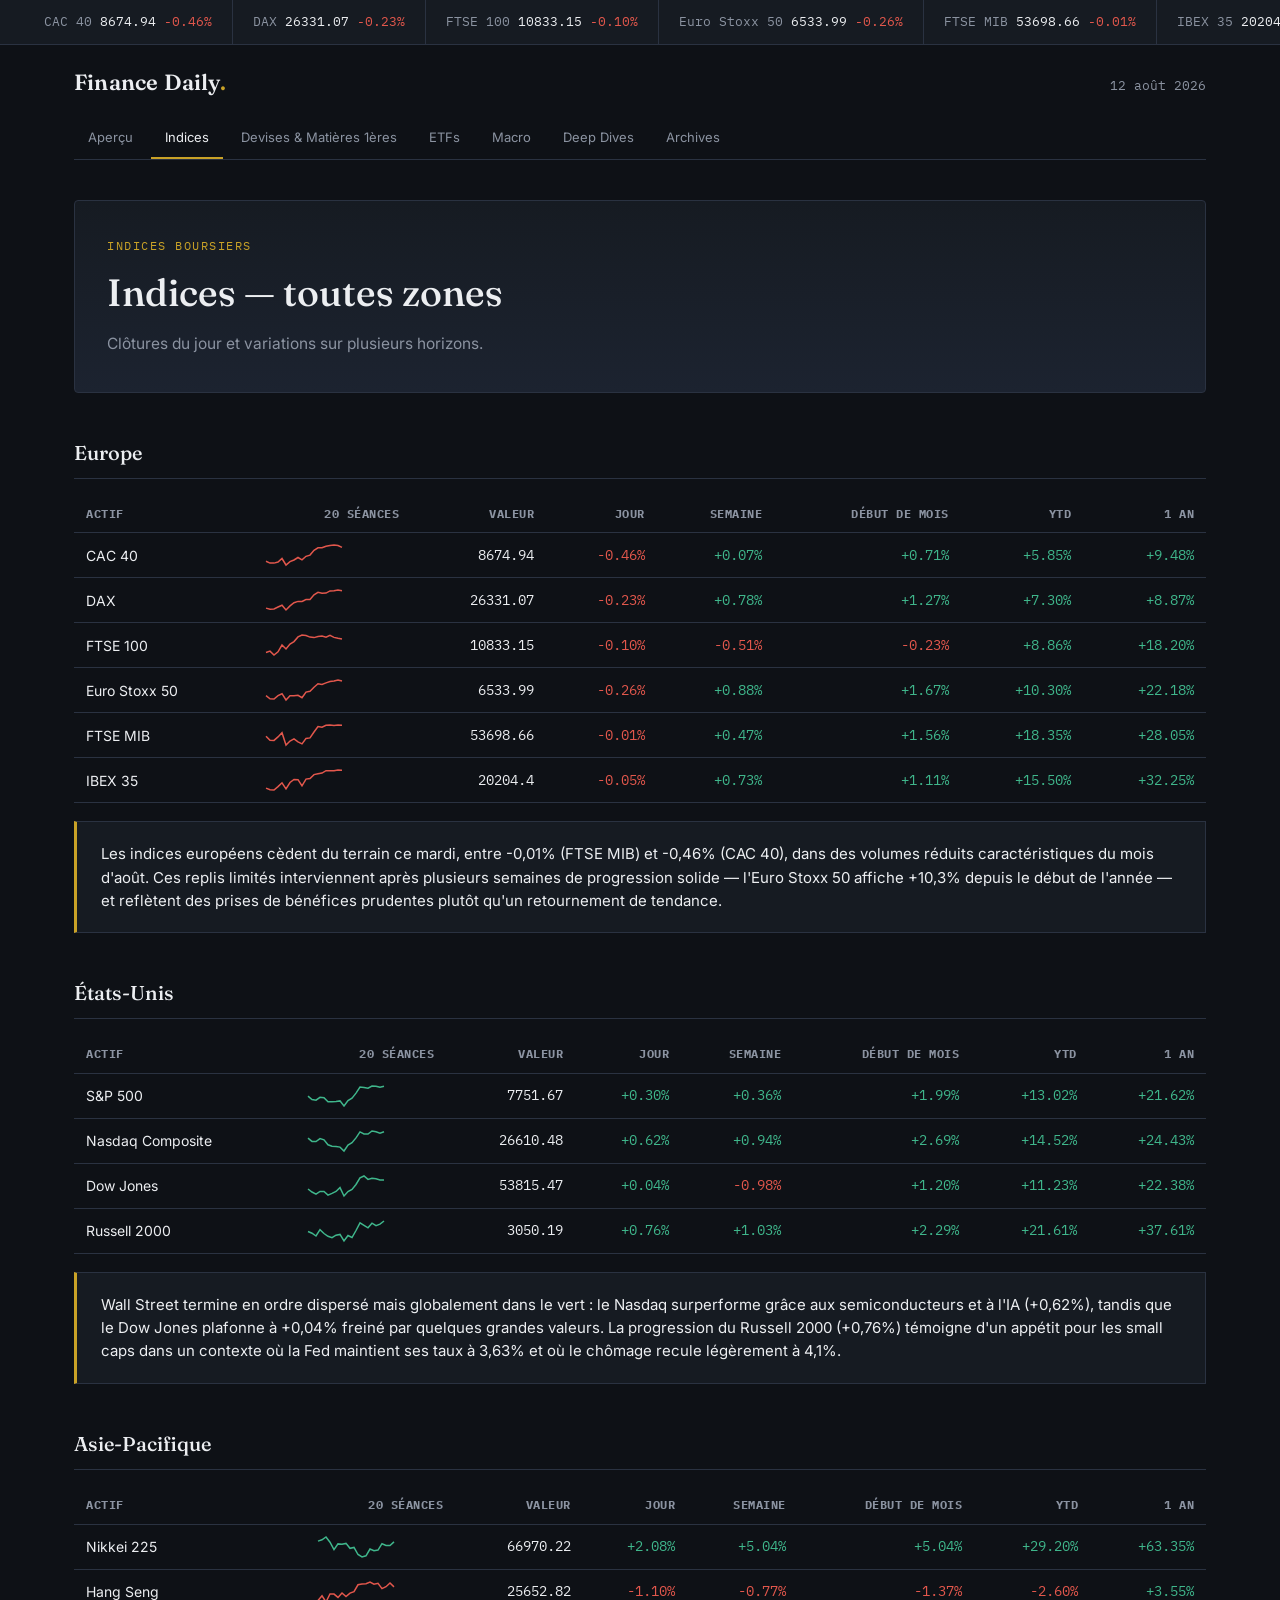
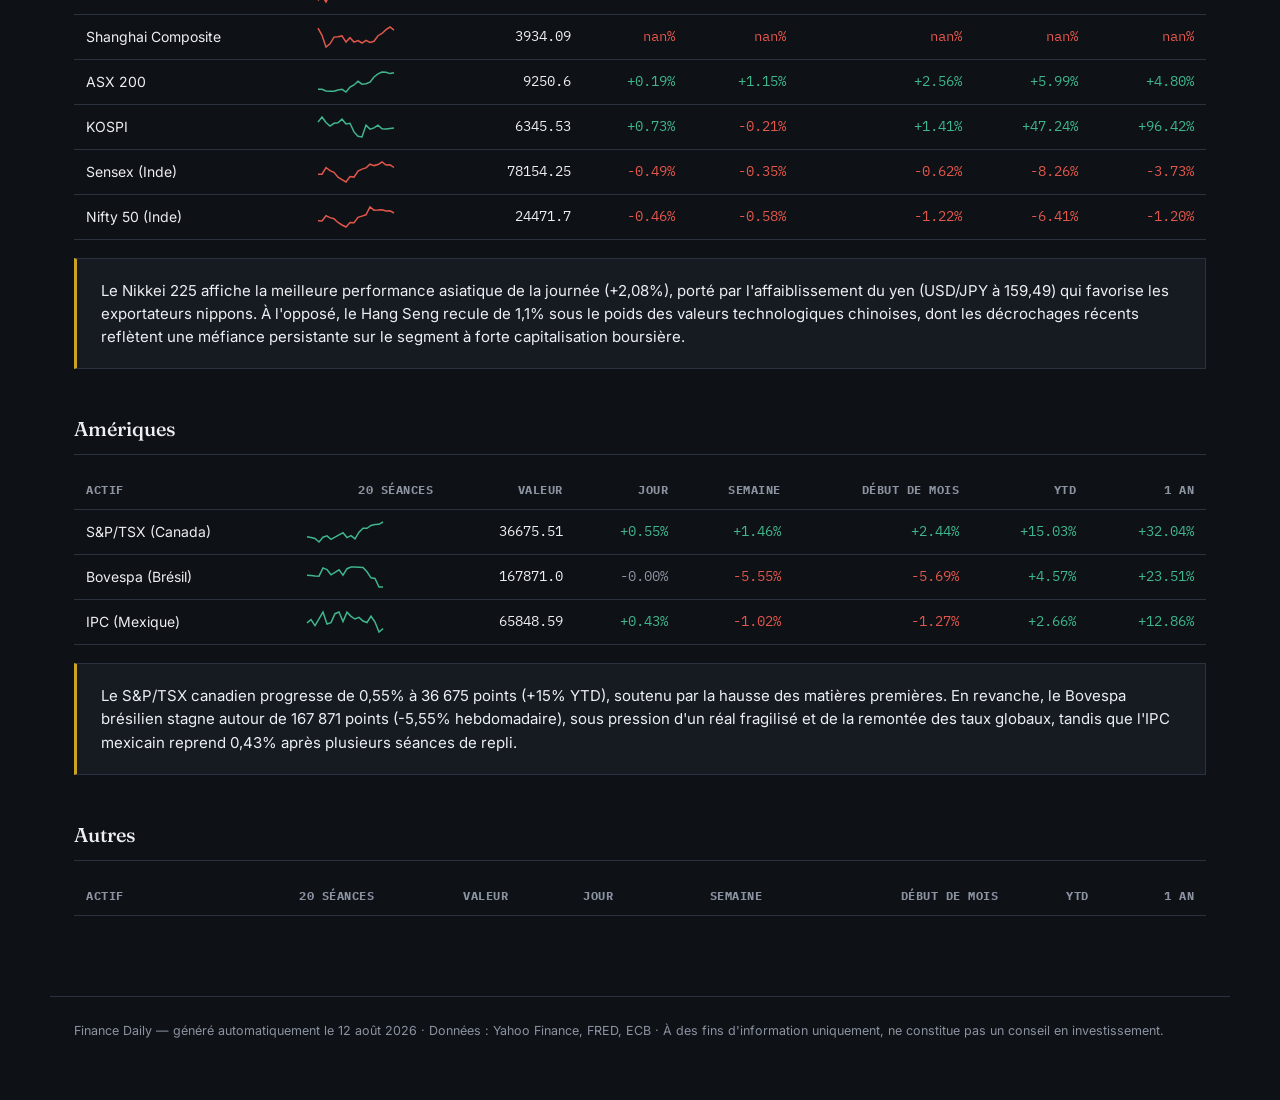
<file: docs/indices.html>
<!DOCTYPE html>
<html lang="fr">
<head>
<meta charset="UTF-8">
<meta name="viewport" content="width=device-width, initial-scale=1.0">
<title>Finance Daily — Indices boursiers</title>
<link rel="preconnect" href="https://fonts.googleapis.com">
<link href="https://fonts.googleapis.com/css2?family=Fraunces:wght@500;600&family=Inter:wght@400;500;600&family=IBM+Plex+Mono:wght@400;500&display=swap" rel="stylesheet">
<link rel="stylesheet" href="static/style.css">
</head>
<body>

<div class="ticker">
  
  <div class="ticker-item">
    <span class="name">CAC 40</span>
    <span class="val">8674.94</span>
    <span class="chg neg">-0.46%</span>
  </div>
  
  <div class="ticker-item">
    <span class="name">DAX</span>
    <span class="val">26331.07</span>
    <span class="chg neg">-0.23%</span>
  </div>
  
  <div class="ticker-item">
    <span class="name">FTSE 100</span>
    <span class="val">10833.15</span>
    <span class="chg neg">-0.10%</span>
  </div>
  
  <div class="ticker-item">
    <span class="name">Euro Stoxx 50</span>
    <span class="val">6533.99</span>
    <span class="chg neg">-0.26%</span>
  </div>
  
  <div class="ticker-item">
    <span class="name">FTSE MIB</span>
    <span class="val">53698.66</span>
    <span class="chg neg">-0.01%</span>
  </div>
  
  <div class="ticker-item">
    <span class="name">IBEX 35</span>
    <span class="val">20204.4</span>
    <span class="chg neg">-0.05%</span>
  </div>
  
  <div class="ticker-item">
    <span class="name">S&P 500</span>
    <span class="val">7751.67</span>
    <span class="chg pos">+0.30%</span>
  </div>
  
  <div class="ticker-item">
    <span class="name">Nasdaq Composite</span>
    <span class="val">26610.48</span>
    <span class="chg pos">+0.62%</span>
  </div>
  
  <div class="ticker-item">
    <span class="name">Dow Jones</span>
    <span class="val">53815.47</span>
    <span class="chg pos">+0.04%</span>
  </div>
  
  <div class="ticker-item">
    <span class="name">Russell 2000</span>
    <span class="val">3050.19</span>
    <span class="chg pos">+0.76%</span>
  </div>
  
  <div class="ticker-item">
    <span class="name">Nikkei 225</span>
    <span class="val">66970.22</span>
    <span class="chg pos">+2.08%</span>
  </div>
  
  <div class="ticker-item">
    <span class="name">Hang Seng</span>
    <span class="val">25652.82</span>
    <span class="chg neg">-1.10%</span>
  </div>
  
  <div class="ticker-item">
    <span class="name">Shanghai Composite</span>
    <span class="val">3934.09</span>
    <span class="chg neg">nan%</span>
  </div>
  
  <div class="ticker-item">
    <span class="name">ASX 200</span>
    <span class="val">9250.6</span>
    <span class="chg pos">+0.19%</span>
  </div>
  
  <div class="ticker-item">
    <span class="name">KOSPI</span>
    <span class="val">6345.53</span>
    <span class="chg pos">+0.73%</span>
  </div>
  
  <div class="ticker-item">
    <span class="name">Sensex (Inde)</span>
    <span class="val">78154.25</span>
    <span class="chg neg">-0.49%</span>
  </div>
  
  <div class="ticker-item">
    <span class="name">Nifty 50 (Inde)</span>
    <span class="val">24471.7</span>
    <span class="chg neg">-0.46%</span>
  </div>
  
  <div class="ticker-item">
    <span class="name">S&P/TSX (Canada)</span>
    <span class="val">36675.51</span>
    <span class="chg pos">+0.55%</span>
  </div>
  
  <div class="ticker-item">
    <span class="name">Bovespa (Brésil)</span>
    <span class="val">167871.0</span>
    <span class="chg flat">-0.00%</span>
  </div>
  
  <div class="ticker-item">
    <span class="name">IPC (Mexique)</span>
    <span class="val">65848.59</span>
    <span class="chg pos">+0.43%</span>
  </div>
  
</div>

<header class="site">
  <div class="brand-row">
    <div class="brand">Finance Daily<span class="dot">.</span></div>
    <div class="datestamp">12 août 2026</div>
  </div>
  <nav class="site">
    <a href="index.html" class="">Aperçu</a>
    <a href="indices.html" class="active">Indices</a>
    <a href="devises-matieres.html" class="">Devises &amp; Matières 1ères</a>
    <a href="etfs.html" class="">ETFs</a>
    <a href="macro.html" class="">Macro</a>
    <a href="deep-dives.html" class="">Deep Dives</a>
    <a href="archives.html" class="">Archives</a>
  </nav>
</header>

<main>


<div class="hero">
  <div class="eyebrow">Indices boursiers</div>
  <h1>Indices — toutes zones</h1>
  <p class="lede">Clôtures du jour et variations sur plusieurs horizons.</p>
</div>


<h2 class="section-title">Europe</h2>
<table class="data">
  <thead>
    <tr>
      <th style="text-align:left;">Actif</th>
      <th>20 séances</th>
      <th>Valeur</th>
      <th>Jour</th>
      <th>Semaine</th>
      <th>Début de mois</th>
      <th>YTD</th>
      <th>1 an</th>
    </tr>
  </thead>
  <tbody>
  
  <tr data-asset-symbol="^FCHI">
    <td>CAC 40</td>
    <td><svg width="80" height="24" viewBox="0 0 80 24" class="sparkline"><polyline points="2.0,18.3 6.0,20.1 10.0,20.1 14.0,19.0 18.0,15.5 22.0,22.0 26.0,18.6 30.0,17.0 34.0,14.5 38.0,16.9 42.0,13.3 46.0,12.1 50.0,7.3 54.0,4.8 58.0,4.7 62.0,3.2 66.0,2.5 70.0,2.0 74.0,2.5 78.0,4.4" fill="none" stroke="var(--negative)" stroke-width="1.5" /></svg></td>
    <td>8674.94</td>
    <td class="neg">-0.46%</td>
    <td class="pos">+0.07%</td>
    <td class="pos">+0.71%</td>
    <td class="pos">+5.85%</td>
    <td class="pos">+9.48%</td>
  </tr>
  
  <tr data-asset-symbol="^GDAXI">
    <td>DAX</td>
    <td><svg width="80" height="24" viewBox="0 0 80 24" class="sparkline"><polyline points="2.0,20.1 6.0,21.2 10.0,21.0 14.0,19.0 18.0,17.2 22.0,22.0 26.0,17.9 30.0,14.7 34.0,13.4 38.0,13.4 42.0,11.6 46.0,11.4 50.0,6.8 54.0,4.3 58.0,5.3 62.0,5.1 66.0,2.9 70.0,2.8 74.0,2.0 78.0,2.7" fill="none" stroke="var(--negative)" stroke-width="1.5" /></svg></td>
    <td>26331.07</td>
    <td class="neg">-0.23%</td>
    <td class="pos">+0.78%</td>
    <td class="pos">+1.27%</td>
    <td class="pos">+7.30%</td>
    <td class="pos">+8.87%</td>
  </tr>
  
  <tr data-asset-symbol="^FTSE">
    <td>FTSE 100</td>
    <td><svg width="80" height="24" viewBox="0 0 80 24" class="sparkline"><polyline points="2.0,19.5 6.0,18.1 10.0,22.0 14.0,18.8 18.0,12.0 22.0,16.0 26.0,11.0 30.0,8.6 34.0,3.9 38.0,2.0 42.0,2.6 46.0,4.1 50.0,4.6 54.0,3.5 58.0,3.0 62.0,4.1 66.0,2.4 70.0,4.4 74.0,5.3 78.0,5.9" fill="none" stroke="var(--negative)" stroke-width="1.5" /></svg></td>
    <td>10833.15</td>
    <td class="neg">-0.10%</td>
    <td class="neg">-0.51%</td>
    <td class="neg">-0.23%</td>
    <td class="pos">+8.86%</td>
    <td class="pos">+18.20%</td>
  </tr>
  
  <tr data-asset-symbol="^STOXX50E">
    <td>Euro Stoxx 50</td>
    <td><svg width="80" height="24" viewBox="0 0 80 24" class="sparkline"><polyline points="2.0,17.7 6.0,20.8 10.0,21.0 14.0,17.6 18.0,15.7 22.0,22.0 26.0,17.8 30.0,17.8 34.0,17.3 38.0,19.7 42.0,14.1 46.0,13.3 50.0,9.3 54.0,5.8 58.0,6.4 62.0,4.9 66.0,3.6 70.0,2.9 74.0,2.0 78.0,3.0" fill="none" stroke="var(--negative)" stroke-width="1.5" /></svg></td>
    <td>6533.99</td>
    <td class="neg">-0.26%</td>
    <td class="pos">+0.88%</td>
    <td class="pos">+1.67%</td>
    <td class="pos">+10.30%</td>
    <td class="pos">+22.18%</td>
  </tr>
  
  <tr data-asset-symbol="FTSEMIB.MI">
    <td>FTSE MIB</td>
    <td><svg width="80" height="24" viewBox="0 0 80 24" class="sparkline"><polyline points="2.0,13.2 6.0,17.3 10.0,17.4 14.0,13.9 18.0,9.7 22.0,22.0 26.0,18.0 30.0,15.8 34.0,18.8 38.0,20.9 42.0,15.4 46.0,14.9 50.0,9.0 54.0,3.5 58.0,4.2 62.0,2.3 66.0,2.0 70.0,2.4 74.0,2.1 78.0,2.2" fill="none" stroke="var(--negative)" stroke-width="1.5" /></svg></td>
    <td>53698.66</td>
    <td class="neg">-0.01%</td>
    <td class="pos">+0.47%</td>
    <td class="pos">+1.56%</td>
    <td class="pos">+18.35%</td>
    <td class="pos">+28.05%</td>
  </tr>
  
  <tr data-asset-symbol="^IBEX">
    <td>IBEX 35</td>
    <td><svg width="80" height="24" viewBox="0 0 80 24" class="sparkline"><polyline points="2.0,20.1 6.0,21.8 10.0,22.0 14.0,18.6 18.0,14.8 22.0,20.8 26.0,14.5 30.0,11.4 34.0,11.7 38.0,17.9 42.0,11.1 46.0,10.6 50.0,6.6 54.0,5.8 58.0,5.1 62.0,2.7 66.0,2.7 70.0,2.8 74.0,2.0 78.0,2.2" fill="none" stroke="var(--negative)" stroke-width="1.5" /></svg></td>
    <td>20204.4</td>
    <td class="neg">-0.05%</td>
    <td class="pos">+0.73%</td>
    <td class="pos">+1.11%</td>
    <td class="pos">+15.50%</td>
    <td class="pos">+32.25%</td>
  </tr>
  
  </tbody>
</table>

<div class="analysis"><p>Les indices européens cèdent du terrain ce mardi, entre -0,01% (FTSE MIB) et -0,46% (CAC 40), dans des volumes réduits caractéristiques du mois d'août. Ces replis limités interviennent après plusieurs semaines de progression solide — l'Euro Stoxx 50 affiche +10,3% depuis le début de l'année — et reflètent des prises de bénéfices prudentes plutôt qu'un retournement de tendance.</p></div>


<h2 class="section-title">États-Unis</h2>
<table class="data">
  <thead>
    <tr>
      <th style="text-align:left;">Actif</th>
      <th>20 séances</th>
      <th>Valeur</th>
      <th>Jour</th>
      <th>Semaine</th>
      <th>Début de mois</th>
      <th>YTD</th>
      <th>1 an</th>
    </tr>
  </thead>
  <tbody>
  
  <tr data-asset-symbol="^GSPC">
    <td>S&P 500</td>
    <td><svg width="80" height="24" viewBox="0 0 80 24" class="sparkline"><polyline points="2.0,12.1 6.0,15.6 10.0,16.2 14.0,13.3 18.0,13.7 22.0,17.8 26.0,17.7 30.0,17.6 34.0,16.9 38.0,22.0 42.0,16.5 46.0,14.1 50.0,9.1 54.0,3.0 58.0,3.5 62.0,4.2 66.0,2.0 70.0,2.2 74.0,3.3 78.0,2.3" fill="none" stroke="var(--positive)" stroke-width="1.5" /></svg></td>
    <td>7751.67</td>
    <td class="pos">+0.30%</td>
    <td class="pos">+0.36%</td>
    <td class="pos">+1.99%</td>
    <td class="pos">+13.02%</td>
    <td class="pos">+21.62%</td>
  </tr>
  
  <tr data-asset-symbol="^IXIC">
    <td>Nasdaq Composite</td>
    <td><svg width="80" height="24" viewBox="0 0 80 24" class="sparkline"><polyline points="2.0,9.2 6.0,12.4 10.0,12.5 14.0,9.6 18.0,10.9 22.0,15.8 26.0,17.3 30.0,17.6 34.0,18.1 38.0,22.0 42.0,16.0 46.0,13.7 50.0,8.9 54.0,2.9 58.0,4.9 62.0,5.0 66.0,2.0 70.0,2.8 74.0,4.2 78.0,2.7" fill="none" stroke="var(--positive)" stroke-width="1.5" /></svg></td>
    <td>26610.48</td>
    <td class="pos">+0.62%</td>
    <td class="pos">+0.94%</td>
    <td class="pos">+2.69%</td>
    <td class="pos">+14.52%</td>
    <td class="pos">+24.43%</td>
  </tr>
  
  <tr data-asset-symbol="^DJI">
    <td>Dow Jones</td>
    <td><svg width="80" height="24" viewBox="0 0 80 24" class="sparkline"><polyline points="2.0,15.0 6.0,18.0 10.0,20.2 14.0,17.4 18.0,17.5 22.0,21.1 26.0,19.4 30.0,17.5 34.0,13.6 38.0,22.0 42.0,17.5 46.0,15.5 50.0,10.5 54.0,3.9 58.0,2.0 62.0,5.4 66.0,4.3 70.0,4.7 74.0,6.0 78.0,5.9" fill="none" stroke="var(--positive)" stroke-width="1.5" /></svg></td>
    <td>53815.47</td>
    <td class="pos">+0.04%</td>
    <td class="neg">-0.98%</td>
    <td class="pos">+1.20%</td>
    <td class="pos">+11.23%</td>
    <td class="pos">+22.38%</td>
  </tr>
  
  <tr data-asset-symbol="^RUT">
    <td>Russell 2000</td>
    <td><svg width="80" height="24" viewBox="0 0 80 24" class="sparkline"><polyline points="2.0,12.5 6.0,14.2 10.0,17.0 14.0,10.7 18.0,14.5 22.0,17.3 26.0,18.7 30.0,16.2 34.0,15.4 38.0,22.0 42.0,16.5 46.0,18.5 50.0,11.5 54.0,3.8 58.0,6.3 62.0,8.8 66.0,4.2 70.0,6.6 74.0,5.2 78.0,2.0" fill="none" stroke="var(--positive)" stroke-width="1.5" /></svg></td>
    <td>3050.19</td>
    <td class="pos">+0.76%</td>
    <td class="pos">+1.03%</td>
    <td class="pos">+2.29%</td>
    <td class="pos">+21.61%</td>
    <td class="pos">+37.61%</td>
  </tr>
  
  </tbody>
</table>

<div class="analysis"><p>Wall Street termine en ordre dispersé mais globalement dans le vert : le Nasdaq surperforme grâce aux semiconducteurs et à l'IA (+0,62%), tandis que le Dow Jones plafonne à +0,04% freiné par quelques grandes valeurs. La progression du Russell 2000 (+0,76%) témoigne d'un appétit pour les small caps dans un contexte où la Fed maintient ses taux à 3,63% et où le chômage recule légèrement à 4,1%.</p></div>


<h2 class="section-title">Asie-Pacifique</h2>
<table class="data">
  <thead>
    <tr>
      <th style="text-align:left;">Actif</th>
      <th>20 séances</th>
      <th>Valeur</th>
      <th>Jour</th>
      <th>Semaine</th>
      <th>Début de mois</th>
      <th>YTD</th>
      <th>1 an</th>
    </tr>
  </thead>
  <tbody>
  
  <tr data-asset-symbol="^N225">
    <td>Nikkei 225</td>
    <td><svg width="80" height="24" viewBox="0 0 80 24" class="sparkline"><polyline points="2.0,6.1 6.0,4.8 10.0,2.0 14.0,7.2 18.0,14.6 22.0,8.9 26.0,9.2 30.0,8.4 34.0,13.3 38.0,12.4 42.0,19.5 46.0,22.0 50.0,20.8 54.0,14.0 58.0,15.7 62.0,15.1 66.0,8.7 70.0,10.4 74.0,10.6 78.0,6.9" fill="none" stroke="var(--positive)" stroke-width="1.5" /></svg></td>
    <td>66970.22</td>
    <td class="pos">+2.08%</td>
    <td class="pos">+5.04%</td>
    <td class="pos">+5.04%</td>
    <td class="pos">+29.20%</td>
    <td class="pos">+63.35%</td>
  </tr>
  
  <tr data-asset-symbol="^HSI">
    <td>Hang Seng</td>
    <td><svg width="80" height="24" viewBox="0 0 80 24" class="sparkline"><polyline points="2.0,20.4 6.0,15.8 10.0,22.0 14.0,14.0 18.0,14.1 22.0,17.4 26.0,13.0 30.0,16.5 34.0,13.1 38.0,11.7 42.0,4.8 46.0,4.1 50.0,3.7 54.0,2.0 58.0,4.2 62.0,3.3 66.0,8.6 70.0,6.7 74.0,3.0 78.0,6.9" fill="none" stroke="var(--negative)" stroke-width="1.5" /></svg></td>
    <td>25652.82</td>
    <td class="neg">-1.10%</td>
    <td class="neg">-0.77%</td>
    <td class="neg">-1.37%</td>
    <td class="neg">-2.60%</td>
    <td class="pos">+3.55%</td>
  </tr>
  
  <tr data-asset-symbol="000001.SS">
    <td>Shanghai Composite</td>
    <td><svg width="80" height="24" viewBox="0 0 80 24" class="sparkline"><polyline points="2.0,3.1 6.0,10.3 10.0,22.0 14.0,18.8 18.0,12.1 22.0,11.8 26.0,10.9 30.0,17.1 34.0,12.7 38.0,17.1 42.0,15.6 46.0,18.0 50.0,15.3 54.0,17.5 58.0,16.3 62.0,10.7 66.0,8.5 70.0,4.6 74.0,2.0 78.0,5.2" fill="none" stroke="var(--negative)" stroke-width="1.5" /></svg></td>
    <td>3934.09</td>
    <td class="neg">nan%</td>
    <td class="neg">nan%</td>
    <td class="neg">nan%</td>
    <td class="neg">nan%</td>
    <td class="neg">nan%</td>
  </tr>
  
  <tr data-asset-symbol="^AXJO">
    <td>ASX 200</td>
    <td><svg width="80" height="24" viewBox="0 0 80 24" class="sparkline"><polyline points="2.0,19.2 6.0,19.3 10.0,21.0 14.0,21.2 18.0,21.2 22.0,20.0 26.0,19.3 30.0,22.0 34.0,17.1 38.0,15.0 42.0,11.3 46.0,14.2 50.0,13.8 54.0,12.1 58.0,7.0 62.0,3.8 66.0,2.0 70.0,2.3 74.0,3.6 78.0,2.8" fill="none" stroke="var(--positive)" stroke-width="1.5" /></svg></td>
    <td>9250.6</td>
    <td class="pos">+0.19%</td>
    <td class="pos">+1.15%</td>
    <td class="pos">+2.56%</td>
    <td class="pos">+5.99%</td>
    <td class="pos">+4.80%</td>
  </tr>
  
  <tr data-asset-symbol="^KS11">
    <td>KOSPI</td>
    <td><svg width="80" height="24" viewBox="0 0 80 24" class="sparkline"><polyline points="2.0,7.1 6.0,2.0 10.0,7.5 14.0,11.1 18.0,8.3 22.0,7.8 26.0,4.2 30.0,9.0 34.0,8.3 38.0,16.9 42.0,21.2 46.0,22.0 50.0,10.1 54.0,14.1 58.0,12.9 62.0,10.1 66.0,13.7 70.0,14.1 74.0,13.6 78.0,13.1" fill="none" stroke="var(--positive)" stroke-width="1.5" /></svg></td>
    <td>6345.53</td>
    <td class="pos">+0.73%</td>
    <td class="neg">-0.21%</td>
    <td class="pos">+1.41%</td>
    <td class="pos">+47.24%</td>
    <td class="pos">+96.42%</td>
  </tr>
  
  <tr data-asset-symbol="^BSESN">
    <td>Sensex (Inde)</td>
    <td><svg width="80" height="24" viewBox="0 0 80 24" class="sparkline"><polyline points="2.0,14.2 6.0,14.2 10.0,7.5 14.0,10.6 18.0,12.3 22.0,17.2 26.0,19.7 30.0,22.0 34.0,16.6 38.0,17.1 42.0,11.0 46.0,9.1 50.0,7.9 54.0,4.2 58.0,5.6 62.0,4.6 66.0,2.0 70.0,5.1 74.0,4.8 78.0,7.5" fill="none" stroke="var(--negative)" stroke-width="1.5" /></svg></td>
    <td>78154.25</td>
    <td class="neg">-0.49%</td>
    <td class="neg">-0.35%</td>
    <td class="neg">-0.62%</td>
    <td class="neg">-8.26%</td>
    <td class="neg">-3.73%</td>
  </tr>
  
  <tr data-asset-symbol="^NSEI">
    <td>Nifty 50 (Inde)</td>
    <td><svg width="80" height="24" viewBox="0 0 80 24" class="sparkline"><polyline points="2.0,15.8 6.0,15.9 10.0,10.7 14.0,12.6 18.0,13.7 22.0,17.5 26.0,20.0 30.0,22.0 34.0,17.5 38.0,17.7 42.0,12.4 46.0,11.1 50.0,9.8 54.0,2.0 58.0,5.2 62.0,5.0 66.0,4.7 70.0,6.0 74.0,5.8 78.0,8.0" fill="none" stroke="var(--negative)" stroke-width="1.5" /></svg></td>
    <td>24471.7</td>
    <td class="neg">-0.46%</td>
    <td class="neg">-0.58%</td>
    <td class="neg">-1.22%</td>
    <td class="neg">-6.41%</td>
    <td class="neg">-1.20%</td>
  </tr>
  
  </tbody>
</table>

<div class="analysis"><p>Le Nikkei 225 affiche la meilleure performance asiatique de la journée (+2,08%), porté par l'affaiblissement du yen (USD/JPY à 159,49) qui favorise les exportateurs nippons. À l'opposé, le Hang Seng recule de 1,1% sous le poids des valeurs technologiques chinoises, dont les décrochages récents reflètent une méfiance persistante sur le segment à forte capitalisation boursière.</p></div>


<h2 class="section-title">Amériques</h2>
<table class="data">
  <thead>
    <tr>
      <th style="text-align:left;">Actif</th>
      <th>20 séances</th>
      <th>Valeur</th>
      <th>Jour</th>
      <th>Semaine</th>
      <th>Début de mois</th>
      <th>YTD</th>
      <th>1 an</th>
    </tr>
  </thead>
  <tbody>
  
  <tr data-asset-symbol="^GSPTSE">
    <td>S&P/TSX (Canada)</td>
    <td><svg width="80" height="24" viewBox="0 0 80 24" class="sparkline"><polyline points="2.0,16.7 6.0,17.6 10.0,18.5 14.0,22.0 18.0,17.2 22.0,15.9 26.0,19.3 30.0,17.2 34.0,14.9 38.0,12.8 42.0,17.6 46.0,15.6 50.0,18.9 54.0,12.2 58.0,8.2 62.0,8.3 66.0,5.4 70.0,4.5 74.0,4.3 78.0,2.0" fill="none" stroke="var(--positive)" stroke-width="1.5" /></svg></td>
    <td>36675.51</td>
    <td class="pos">+0.55%</td>
    <td class="pos">+1.46%</td>
    <td class="pos">+2.44%</td>
    <td class="pos">+15.03%</td>
    <td class="pos">+32.04%</td>
  </tr>
  
  <tr data-asset-symbol="^BVSP">
    <td>Bovespa (Brésil)</td>
    <td><svg width="80" height="24" viewBox="0 0 80 24" class="sparkline"><polyline points="2.0,10.2 6.0,10.5 10.0,11.1 14.0,11.2 18.0,2.9 22.0,4.5 26.0,9.8 30.0,7.3 34.0,4.8 38.0,10.1 42.0,3.7 46.0,2.0 50.0,2.0 54.0,2.2 58.0,2.5 62.0,6.8 66.0,12.8 70.0,13.5 74.0,22.0 78.0,22.0" fill="none" stroke="var(--positive)" stroke-width="1.5" /></svg></td>
    <td>167871.0</td>
    <td class="flat">-0.00%</td>
    <td class="neg">-5.55%</td>
    <td class="neg">-5.69%</td>
    <td class="pos">+4.57%</td>
    <td class="pos">+23.51%</td>
  </tr>
  
  <tr data-asset-symbol="^MXX">
    <td>IPC (Mexique)</td>
    <td><svg width="80" height="24" viewBox="0 0 80 24" class="sparkline"><polyline points="2.0,12.9 6.0,9.7 10.0,15.6 14.0,8.8 18.0,2.0 22.0,14.0 26.0,12.6 30.0,3.7 34.0,2.0 38.0,11.5 42.0,2.2 46.0,6.3 50.0,9.0 54.0,7.4 58.0,11.0 62.0,12.5 66.0,6.2 70.0,12.0 74.0,22.0 78.0,18.7" fill="none" stroke="var(--positive)" stroke-width="1.5" /></svg></td>
    <td>65848.59</td>
    <td class="pos">+0.43%</td>
    <td class="neg">-1.02%</td>
    <td class="neg">-1.27%</td>
    <td class="pos">+2.66%</td>
    <td class="pos">+12.86%</td>
  </tr>
  
  </tbody>
</table>

<div class="analysis"><p>Le S&P/TSX canadien progresse de 0,55% à 36 675 points (+15% YTD), soutenu par la hausse des matières premières. En revanche, le Bovespa brésilien stagne autour de 167 871 points (-5,55% hebdomadaire), sous pression d'un réal fragilisé et de la remontée des taux globaux, tandis que l'IPC mexicain reprend 0,43% après plusieurs séances de repli.</p></div>


<h2 class="section-title">Autres</h2>
<table class="data">
  <thead>
    <tr>
      <th style="text-align:left;">Actif</th>
      <th>20 séances</th>
      <th>Valeur</th>
      <th>Jour</th>
      <th>Semaine</th>
      <th>Début de mois</th>
      <th>YTD</th>
      <th>1 an</th>
    </tr>
  </thead>
  <tbody>
  
  </tbody>
</table>




</main>

<!-- Fenêtre modale actif (description + graphique agrandi) -->
<div id="asset-modal-overlay">
  <div class="asset-modal">
    <button class="asset-modal-close" id="asset-modal-close" aria-label="Fermer">&times;</button>
    <h3 id="asset-modal-title"></h3>
    <p class="desc" id="asset-modal-desc"></p>
    <div class="asset-modal-chart-wrap">
      <div id="asset-modal-chart"></div>
      <div class="asset-modal-tooltip" id="asset-modal-tooltip"></div>
    </div>
  </div>
</div>


<script>window.ASSET_DATA = {"^FCHI": {"name": "CAC 40", "description": "Le CAC 40 regroupe les 40 plus grandes capitalisations boursières françaises cotées à la Bourse de Paris (Euronext Paris). C'est l'indice de référence de l'économie française.", "history": [{"d": "2026-04-08", "v": 8263.87}, {"d": "2026-04-09", "v": 8245.8}, {"d": "2026-04-10", "v": 8259.6}, {"d": "2026-04-13", "v": 8235.98}, {"d": "2026-04-14", "v": 8327.86}, {"d": "2026-04-15", "v": 8274.57}, {"d": "2026-04-16", "v": 8262.7}, {"d": "2026-04-17", "v": 8425.13}, {"d": "2026-04-20", "v": 8331.05}, {"d": "2026-04-21", "v": 8235.72}, {"d": "2026-04-22", "v": 8156.43}, {"d": "2026-04-23", "v": 8227.32}, {"d": "2026-04-24", "v": 8157.82}, {"d": "2026-04-27", "v": 8141.92}, {"d": "2026-04-28", "v": 8104.09}, {"d": "2026-04-29", "v": 8072.13}, {"d": "2026-04-30", "v": 8114.84}, {"d": "2026-05-04", "v": 7976.12}, {"d": "2026-05-05", "v": 8062.31}, {"d": "2026-05-06", "v": 8299.42}, {"d": "2026-05-07", "v": 8202.08}, {"d": "2026-05-08", "v": 8112.57}, {"d": "2026-05-11", "v": 8056.38}, {"d": "2026-05-12", "v": 7979.92}, {"d": "2026-05-13", "v": 8007.97}, {"d": "2026-05-14", "v": 8082.27}, {"d": "2026-05-15", "v": 7952.55}, {"d": "2026-05-18", "v": 7987.49}, {"d": "2026-05-19", "v": 7981.76}, {"d": "2026-05-20", "v": 8117.42}, {"d": "2026-05-21", "v": 8086.0}, {"d": "2026-05-22", "v": 8115.75}, {"d": "2026-05-25", "v": 8258.26}, {"d": "2026-05-26", "v": 8173.11}, {"d": "2026-05-27", "v": 8207.89}, {"d": "2026-05-28", "v": 8188.87}, {"d": "2026-05-29", "v": 8183.34}, {"d": "2026-06-01", "v": 8146.59}, {"d": "2026-06-02", "v": 8209.09}, {"d": "2026-06-03", "v": 8150.42}, {"d": "2026-06-04", "v": 8244.29}, {"d": "2026-06-05", "v": 8218.24}, {"d": "2026-06-08", "v": 8199.29}, {"d": "2026-06-09", "v": 8203.43}, {"d": "2026-06-10", "v": 8161.83}, {"d": "2026-06-11", "v": 8200.8}, {"d": "2026-06-12", "v": 8350.87}, {"d": "2026-06-15", "v": 8384.01}, {"d": "2026-06-16", "v": 8447.27}, {"d": "2026-06-17", "v": 8430.79}, {"d": "2026-06-18", "v": 8467.98}, {"d": "2026-06-19", "v": 8421.14}, {"d": "2026-06-22", "v": 8400.11}, {"d": "2026-06-23", "v": 8340.71}, {"d": "2026-06-24", "v": 8385.49}, {"d": "2026-06-25", "v": 8431.61}, {"d": "2026-06-26", "v": 8384.87}, {"d": "2026-06-29", "v": 8367.33}, {"d": "2026-06-30", "v": 8403.99}, {"d": "2026-07-01", "v": 8337.29}, {"d": "2026-07-02", "v": 8474.86}, {"d": "2026-07-03", "v": 8508.07}, {"d": "2026-07-06", "v": 8479.87}, {"d": "2026-07-07", "v": 8436.24}, {"d": "2026-07-08", "v": 8252.66}, {"d": "2026-07-09", "v": 8326.62}, {"d": "2026-07-10", "v": 8338.97}, {"d": "2026-07-13", "v": 8364.65}, {"d": "2026-07-14", "v": 8366.85}, {"d": "2026-07-15", "v": 8382.43}, {"d": "2026-07-16", "v": 8377.86}, {"d": "2026-07-17", "v": 8338.81}, {"d": "2026-07-20", "v": 8340.11}, {"d": "2026-07-21", "v": 8363.14}, {"d": "2026-07-22", "v": 8437.89}, {"d": "2026-07-23", "v": 8299.09}, {"d": "2026-07-24", "v": 8372.28}, {"d": "2026-07-27", "v": 8406.06}, {"d": "2026-07-28", "v": 8458.78}, {"d": "2026-07-29", "v": 8408.27}, {"d": "2026-07-30", "v": 8485.64}, {"d": "2026-07-31", "v": 8509.64}, {"d": "2026-08-03", "v": 8613.82}, {"d": "2026-08-04", "v": 8666.63}, {"d": "2026-08-05", "v": 8669.3}, {"d": "2026-08-06", "v": 8699.71}, {"d": "2026-08-07", "v": 8714.93}, {"d": "2026-08-10", "v": 8726.03}, {"d": "2026-08-11", "v": 8714.94}, {"d": "2026-08-12", "v": 8674.94}]}, "^GDAXI": {"name": "DAX", "description": "Le DAX regroupe les 40 plus grandes entreprises allemandes cotées à la Bourse de Francfort. C'est l'indice phare de la première économie européenne.", "history": [{"d": "2026-04-08", "v": 24080.63}, {"d": "2026-04-09", "v": 23806.99}, {"d": "2026-04-10", "v": 23803.95}, {"d": "2026-04-13", "v": 23742.44}, {"d": "2026-04-14", "v": 24044.22}, {"d": "2026-04-15", "v": 24066.7}, {"d": "2026-04-16", "v": 24154.47}, {"d": "2026-04-17", "v": 24702.24}, {"d": "2026-04-20", "v": 24417.8}, {"d": "2026-04-21", "v": 24270.87}, {"d": "2026-04-22", "v": 24194.9}, {"d": "2026-04-23", "v": 24155.45}, {"d": "2026-04-24", "v": 24128.98}, {"d": "2026-04-27", "v": 24083.53}, {"d": "2026-04-28", "v": 24018.26}, {"d": "2026-04-29", "v": 23954.56}, {"d": "2026-04-30", "v": 24292.38}, {"d": "2026-05-04", "v": 23991.27}, {"d": "2026-05-05", "v": 24401.7}, {"d": "2026-05-06", "v": 24918.69}, {"d": "2026-05-07", "v": 24663.61}, {"d": "2026-05-08", "v": 24338.63}, {"d": "2026-05-11", "v": 24350.28}, {"d": "2026-05-12", "v": 23954.93}, {"d": "2026-05-13", "v": 24136.81}, {"d": "2026-05-14", "v": 24456.26}, {"d": "2026-05-15", "v": 23950.57}, {"d": "2026-05-18", "v": 24307.92}, {"d": "2026-05-19", "v": 24400.65}, {"d": "2026-05-20", "v": 24737.24}, {"d": "2026-05-21", "v": 24606.77}, {"d": "2026-05-22", "v": 24888.56}, {"d": "2026-05-25", "v": 25389.1}, {"d": "2026-05-26", "v": 25184.89}, {"d": "2026-05-27", "v": 25177.8}, {"d": "2026-05-28", "v": 25092.25}, {"d": "2026-05-29", "v": 25104.7}, {"d": "2026-06-01", "v": 25003.04}, {"d": "2026-06-02", "v": 25124.17}, {"d": "2026-06-03", "v": 24795.94}, {"d": "2026-06-04", "v": 24944.95}, {"d": "2026-06-05", "v": 24759.05}, {"d": "2026-06-08", "v": 24616.22}, {"d": "2026-06-09", "v": 24433.06}, {"d": "2026-06-10", "v": 24195.31}, {"d": "2026-06-11", "v": 24209.71}, {"d": "2026-06-12", "v": 24635.3}, {"d": "2026-06-15", "v": 24894.01}, {"d": "2026-06-16", "v": 24910.41}, {"d": "2026-06-17", "v": 24934.67}, {"d": "2026-06-18", "v": 25026.8}, {"d": "2026-06-19", "v": 24985.82}, {"d": "2026-06-22", "v": 25139.69}, {"d": "2026-06-23", "v": 24893.58}, {"d": "2026-06-24", "v": 24740.36}, {"d": "2026-06-25", "v": 24994.83}, {"d": "2026-06-26", "v": 24671.22}, {"d": "2026-06-29", "v": 24626.89}, {"d": "2026-06-30", "v": 24995.81}, {"d": "2026-07-01", "v": 25040.28}, {"d": "2026-07-02", "v": 25580.88}, {"d": "2026-07-03", "v": 25779.31}, {"d": "2026-07-06", "v": 25817.89}, {"d": "2026-07-07", "v": 25465.25}, {"d": "2026-07-08", "v": 24897.45}, {"d": "2026-07-09", "v": 25118.27}, {"d": "2026-07-10", "v": 25067.09}, {"d": "2026-07-13", "v": 25114.25}, {"d": "2026-07-14", "v": 25147.03}, {"d": "2026-07-15", "v": 24999.53}, {"d": "2026-07-16", "v": 24915.49}, {"d": "2026-07-17", "v": 24830.98}, {"d": "2026-07-20", "v": 24846.69}, {"d": "2026-07-21", "v": 25011.35}, {"d": "2026-07-22", "v": 25155.41}, {"d": "2026-07-23", "v": 24763.12}, {"d": "2026-07-24", "v": 25099.0}, {"d": "2026-07-27", "v": 25361.03}, {"d": "2026-07-28", "v": 25464.01}, {"d": "2026-07-29", "v": 25460.48}, {"d": "2026-07-30", "v": 25612.03}, {"d": "2026-07-31", "v": 25629.24}, {"d": "2026-08-03", "v": 26001.31}, {"d": "2026-08-04", "v": 26202.35}, {"d": "2026-08-05", "v": 26126.3}, {"d": "2026-08-06", "v": 26140.13}, {"d": "2026-08-07", "v": 26319.45}, {"d": "2026-08-10", "v": 26323.88}, {"d": "2026-08-11", "v": 26391.42}, {"d": "2026-08-12", "v": 26331.07}]}, "^FTSE": {"name": "FTSE 100", "description": "Le FTSE 100 regroupe les 100 plus grandes capitalisations cotées à la Bourse de Londres. Beaucoup de ses membres réalisent l'essentiel de leur chiffre d'affaires hors du Royaume-Uni.", "history": [{"d": "2026-04-07", "v": 10348.8}, {"d": "2026-04-08", "v": 10608.9}, {"d": "2026-04-09", "v": 10603.5}, {"d": "2026-04-10", "v": 10600.5}, {"d": "2026-04-13", "v": 10583.0}, {"d": "2026-04-14", "v": 10609.1}, {"d": "2026-04-15", "v": 10559.6}, {"d": "2026-04-16", "v": 10590.0}, {"d": "2026-04-17", "v": 10667.6}, {"d": "2026-04-20", "v": 10609.1}, {"d": "2026-04-21", "v": 10498.1}, {"d": "2026-04-22", "v": 10476.5}, {"d": "2026-04-23", "v": 10457.0}, {"d": "2026-04-24", "v": 10379.1}, {"d": "2026-04-27", "v": 10321.1}, {"d": "2026-04-28", "v": 10332.8}, {"d": "2026-04-29", "v": 10213.1}, {"d": "2026-04-30", "v": 10378.8}, {"d": "2026-05-01", "v": 10363.9}, {"d": "2026-05-05", "v": 10219.1}, {"d": "2026-05-06", "v": 10438.7}, {"d": "2026-05-07", "v": 10277.0}, {"d": "2026-05-08", "v": 10233.1}, {"d": "2026-05-11", "v": 10269.4}, {"d": "2026-05-12", "v": 10265.3}, {"d": "2026-05-13", "v": 10325.4}, {"d": "2026-05-14", "v": 10372.9}, {"d": "2026-05-15", "v": 10195.4}, {"d": "2026-05-18", "v": 10323.8}, {"d": "2026-05-19", "v": 10330.6}, {"d": "2026-05-20", "v": 10432.3}, {"d": "2026-05-21", "v": 10443.5}, {"d": "2026-05-22", "v": 10466.3}, {"d": "2026-05-26", "v": 10491.4}, {"d": "2026-05-27", "v": 10505.0}, {"d": "2026-05-28", "v": 10426.0}, {"d": "2026-05-29", "v": 10409.3}, {"d": "2026-06-01", "v": 10339.0}, {"d": "2026-06-02", "v": 10373.5}, {"d": "2026-06-03", "v": 10332.3}, {"d": "2026-06-04", "v": 10360.3}, {"d": "2026-06-05", "v": 10368.1}, {"d": "2026-06-08", "v": 10373.2}, {"d": "2026-06-09", "v": 10227.3}, {"d": "2026-06-10", "v": 10254.8}, {"d": "2026-06-11", "v": 10303.9}, {"d": "2026-06-12", "v": 10471.7}, {"d": "2026-06-15", "v": 10430.6}, {"d": "2026-06-16", "v": 10494.2}, {"d": "2026-06-17", "v": 10508.6}, {"d": "2026-06-18", "v": 10399.7}, {"d": "2026-06-19", "v": 10363.3}, {"d": "2026-06-22", "v": 10437.9}, {"d": "2026-06-23", "v": 10428.9}, {"d": "2026-06-24", "v": 10461.6}, {"d": "2026-06-25", "v": 10529.9}, {"d": "2026-06-26", "v": 10508.0}, {"d": "2026-06-29", "v": 10484.2}, {"d": "2026-06-30", "v": 10497.1}, {"d": "2026-07-01", "v": 10478.3}, {"d": "2026-07-02", "v": 10652.9}, {"d": "2026-07-03", "v": 10679.0}, {"d": "2026-07-06", "v": 10651.8}, {"d": "2026-07-07", "v": 10665.9}, {"d": "2026-07-08", "v": 10489.0}, {"d": "2026-07-09", "v": 10472.5}, {"d": "2026-07-10", "v": 10497.3}, {"d": "2026-07-13", "v": 10498.3}, {"d": "2026-07-14", "v": 10529.4}, {"d": "2026-07-15", "v": 10515.9}, {"d": "2026-07-16", "v": 10572.2}, {"d": "2026-07-17", "v": 10600.4}, {"d": "2026-07-20", "v": 10524.8}, {"d": "2026-07-21", "v": 10585.9}, {"d": "2026-07-22", "v": 10717.0}, {"d": "2026-07-23", "v": 10639.2}, {"d": "2026-07-24", "v": 10736.2}, {"d": "2026-07-27", "v": 10781.8}, {"d": "2026-07-28", "v": 10871.0}, {"d": "2026-07-29", "v": 10908.4}, {"d": "2026-07-30", "v": 10897.3}, {"d": "2026-07-31", "v": 10868.1}, {"d": "2026-08-03", "v": 10857.7}, {"d": "2026-08-04", "v": 10879.4}, {"d": "2026-08-05", "v": 10888.3}, {"d": "2026-08-06", "v": 10867.9}, {"d": "2026-08-07", "v": 10901.1}, {"d": "2026-08-10", "v": 10862.5}, {"d": "2026-08-11", "v": 10844.2}, {"d": "2026-08-12", "v": 10833.15}]}, "^STOXX50E": {"name": "Euro Stoxx 50", "description": "L'Euro Stoxx 50 regroupe les 50 plus grandes entreprises de la zone euro, tous pays confondus. C'est l'indice de référence pour la zone euro dans son ensemble.", "history": [{"d": "2026-04-02", "v": 5692.86}, {"d": "2026-04-07", "v": 5633.22}, {"d": "2026-04-08", "v": 5913.37}, {"d": "2026-04-09", "v": 5896.29}, {"d": "2026-04-10", "v": 5926.11}, {"d": "2026-04-13", "v": 5905.02}, {"d": "2026-04-14", "v": 5984.51}, {"d": "2026-04-15", "v": 5940.34}, {"d": "2026-04-16", "v": 5933.28}, {"d": "2026-04-17", "v": 6057.71}, {"d": "2026-04-20", "v": 5982.63}, {"d": "2026-04-21", "v": 5930.25}, {"d": "2026-04-22", "v": 5906.22}, {"d": "2026-04-23", "v": 5894.73}, {"d": "2026-04-24", "v": 5883.48}, {"d": "2026-04-27", "v": 5860.32}, {"d": "2026-04-28", "v": 5836.1}, {"d": "2026-04-29", "v": 5816.48}, {"d": "2026-04-30", "v": 5881.51}, {"d": "2026-05-04", "v": 5763.61}, {"d": "2026-05-05", "v": 5869.63}, {"d": "2026-05-06", "v": 6027.13}, {"d": "2026-05-07", "v": 5972.65}, {"d": "2026-05-08", "v": 5911.53}, {"d": "2026-05-11", "v": 5895.45}, {"d": "2026-05-12", "v": 5808.45}, {"d": "2026-05-13", "v": 5861.07}, {"d": "2026-05-15", "v": 5827.76}, {"d": "2026-05-18", "v": 5849.0}, {"d": "2026-05-19", "v": 5851.16}, {"d": "2026-05-20", "v": 5976.07}, {"d": "2026-05-21", "v": 5960.32}, {"d": "2026-05-22", "v": 6019.45}, {"d": "2026-05-26", "v": 6064.15}, {"d": "2026-05-27", "v": 6070.54}, {"d": "2026-05-28", "v": 6055.11}, {"d": "2026-05-29", "v": 6050.54}, {"d": "2026-06-01", "v": 6034.95}, {"d": "2026-06-02", "v": 6107.85}, {"d": "2026-06-03", "v": 6053.57}, {"d": "2026-06-04", "v": 6103.33}, {"d": "2026-06-05", "v": 6062.07}, {"d": "2026-06-08", "v": 6062.29}, {"d": "2026-06-09", "v": 6049.74}, {"d": "2026-06-10", "v": 6009.95}, {"d": "2026-06-11", "v": 6056.96}, {"d": "2026-06-12", "v": 6187.63}, {"d": "2026-06-15", "v": 6229.43}, {"d": "2026-06-16", "v": 6257.42}, {"d": "2026-06-17", "v": 6300.07}, {"d": "2026-06-18", "v": 6323.27}, {"d": "2026-06-19", "v": 6293.13}, {"d": "2026-06-22", "v": 6311.32}, {"d": "2026-06-23", "v": 6230.55}, {"d": "2026-06-24", "v": 6214.7}, {"d": "2026-06-25", "v": 6267.53}, {"d": "2026-06-26", "v": 6221.55}, {"d": "2026-06-29", "v": 6231.63}, {"d": "2026-06-30", "v": 6328.09}, {"d": "2026-07-01", "v": 6282.5}, {"d": "2026-07-02", "v": 6360.47}, {"d": "2026-07-03", "v": 6412.68}, {"d": "2026-07-06", "v": 6398.01}, {"d": "2026-07-07", "v": 6319.86}, {"d": "2026-07-08", "v": 6204.91}, {"d": "2026-07-09", "v": 6284.27}, {"d": "2026-07-10", "v": 6269.97}, {"d": "2026-07-13", "v": 6271.02}, {"d": "2026-07-14", "v": 6280.19}, {"d": "2026-07-15", "v": 6265.58}, {"d": "2026-07-16", "v": 6283.61}, {"d": "2026-07-17", "v": 6230.87}, {"d": "2026-07-20", "v": 6227.4}, {"d": "2026-07-21", "v": 6285.63}, {"d": "2026-07-22", "v": 6316.99}, {"d": "2026-07-23", "v": 6210.17}, {"d": "2026-07-24", "v": 6280.94}, {"d": "2026-07-27", "v": 6282.21}, {"d": "2026-07-28", "v": 6289.51}, {"d": "2026-07-29", "v": 6248.84}, {"d": "2026-07-30", "v": 6344.4}, {"d": "2026-07-31", "v": 6358.01}, {"d": "2026-08-03", "v": 6426.5}, {"d": "2026-08-04", "v": 6486.7}, {"d": "2026-08-05", "v": 6476.98}, {"d": "2026-08-06", "v": 6502.56}, {"d": "2026-08-07", "v": 6523.86}, {"d": "2026-08-10", "v": 6535.62}, {"d": "2026-08-11", "v": 6551.22}, {"d": "2026-08-12", "v": 6533.99}]}, "FTSEMIB.MI": {"name": "FTSE MIB", "description": "Le FTSE MIB regroupe les principales valeurs cotées à la Bourse de Milan, reflet de l'économie italienne.", "history": [{"d": "2026-04-08", "v": 47092.0}, {"d": "2026-04-09", "v": 47328.0}, {"d": "2026-04-10", "v": 47609.0}, {"d": "2026-04-13", "v": 47527.0}, {"d": "2026-04-14", "v": 48176.0}, {"d": "2026-04-15", "v": 48156.0}, {"d": "2026-04-16", "v": 48027.0}, {"d": "2026-04-17", "v": 48869.0}, {"d": "2026-04-20", "v": 48207.0}, {"d": "2026-04-21", "v": 47903.0}, {"d": "2026-04-22", "v": 47785.0}, {"d": "2026-04-23", "v": 47907.0}, {"d": "2026-04-24", "v": 47656.0}, {"d": "2026-04-27", "v": 47674.0}, {"d": "2026-04-28", "v": 48040.0}, {"d": "2026-04-29", "v": 47796.0}, {"d": "2026-04-30", "v": 48246.0}, {"d": "2026-05-04", "v": 47478.0}, {"d": "2026-05-05", "v": 48558.0}, {"d": "2026-05-06", "v": 49697.0}, {"d": "2026-05-07", "v": 49291.0}, {"d": "2026-05-08", "v": 49290.0}, {"d": "2026-05-11", "v": 49665.0}, {"d": "2026-05-12", "v": 48991.0}, {"d": "2026-05-13", "v": 49481.0}, {"d": "2026-05-14", "v": 50050.0}, {"d": "2026-05-15", "v": 49116.0}, {"d": "2026-05-18", "v": 48669.0}, {"d": "2026-05-19", "v": 48355.0}, {"d": "2026-05-20", "v": 49182.0}, {"d": "2026-05-21", "v": 49169.0}, {"d": "2026-05-22", "v": 49511.0}, {"d": "2026-05-25", "v": 50220.0}, {"d": "2026-05-26", "v": 49899.0}, {"d": "2026-05-27", "v": 49579.0}, {"d": "2026-05-28", "v": 49825.0}, {"d": "2026-05-29", "v": 50037.0}, {"d": "2026-06-01", "v": 49775.0}, {"d": "2026-06-02", "v": 50579.0}, {"d": "2026-06-03", "v": 50038.0}, {"d": "2026-06-04", "v": 50174.0}, {"d": "2026-06-05", "v": 49893.0}, {"d": "2026-06-08", "v": 50208.0}, {"d": "2026-06-09", "v": 50263.0}, {"d": "2026-06-10", "v": 50029.0}, {"d": "2026-06-11", "v": 50505.0}, {"d": "2026-06-12", "v": 51497.0}, {"d": "2026-06-15", "v": 51836.0}, {"d": "2026-06-16", "v": 52433.0}, {"d": "2026-06-17", "v": 52595.0}, {"d": "2026-06-18", "v": 52688.0}, {"d": "2026-06-19", "v": 52849.0}, {"d": "2026-06-22", "v": 52797.0}, {"d": "2026-06-23", "v": 52024.0}, {"d": "2026-06-24", "v": 51639.0}, {"d": "2026-06-25", "v": 51783.0}, {"d": "2026-06-26", "v": 51265.0}, {"d": "2026-06-29", "v": 51163.0}, {"d": "2026-06-30", "v": 51682.0}, {"d": "2026-07-01", "v": 51605.0}, {"d": "2026-07-02", "v": 52428.0}, {"d": "2026-07-03", "v": 52819.0}, {"d": "2026-07-06", "v": 52959.0}, {"d": "2026-07-07", "v": 52455.0}, {"d": "2026-07-08", "v": 51817.0}, {"d": "2026-07-09", "v": 52382.0}, {"d": "2026-07-10", "v": 52614.0}, {"d": "2026-07-13", "v": 52809.0}, {"d": "2026-07-14", "v": 52863.0}, {"d": "2026-07-15", "v": 52411.0}, {"d": "2026-07-16", "v": 52374.0}, {"d": "2026-07-17", "v": 51882.0}, {"d": "2026-07-20", "v": 51863.0}, {"d": "2026-07-21", "v": 52285.0}, {"d": "2026-07-22", "v": 52792.0}, {"d": "2026-07-23", "v": 51316.0}, {"d": "2026-07-24", "v": 51802.0}, {"d": "2026-07-27", "v": 52055.0}, {"d": "2026-07-28", "v": 51698.0}, {"d": "2026-07-29", "v": 51443.0}, {"d": "2026-07-30", "v": 52104.0}, {"d": "2026-07-31", "v": 52173.0}, {"d": "2026-08-03", "v": 52872.0}, {"d": "2026-08-04", "v": 53541.0}, {"d": "2026-08-05", "v": 53447.0}, {"d": "2026-08-06", "v": 53683.0}, {"d": "2026-08-07", "v": 53717.0}, {"d": "2026-08-10", "v": 53664.0}, {"d": "2026-08-11", "v": 53706.0}, {"d": "2026-08-12", "v": 53698.66}]}, "^IBEX": {"name": "IBEX 35", "description": "L'IBEX 35 regroupe les 35 plus grandes valeurs cotées à la Bourse de Madrid, indice de référence espagnol.", "history": [{"d": "2026-04-08", "v": 18132.3}, {"d": "2026-04-09", "v": 18104.9}, {"d": "2026-04-10", "v": 18204.3}, {"d": "2026-04-13", "v": 18023.8}, {"d": "2026-04-14", "v": 18286.1}, {"d": "2026-04-15", "v": 18185.8}, {"d": "2026-04-16", "v": 18089.5}, {"d": "2026-04-17", "v": 18484.5}, {"d": "2026-04-20", "v": 18260.9}, {"d": "2026-04-21", "v": 18142.6}, {"d": "2026-04-22", "v": 18006.4}, {"d": "2026-04-23", "v": 17885.9}, {"d": "2026-04-24", "v": 17691.3}, {"d": "2026-04-27", "v": 17692.9}, {"d": "2026-04-28", "v": 17774.9}, {"d": "2026-04-29", "v": 17642.8}, {"d": "2026-04-30", "v": 17781.0}, {"d": "2026-05-04", "v": 17356.1}, {"d": "2026-05-05", "v": 17667.7}, {"d": "2026-05-06", "v": 18104.3}, {"d": "2026-05-07", "v": 18060.8}, {"d": "2026-05-08", "v": 17889.4}, {"d": "2026-05-11", "v": 17852.5}, {"d": "2026-05-12", "v": 17573.6}, {"d": "2026-05-13", "v": 17654.9}, {"d": "2026-05-14", "v": 17809.2}, {"d": "2026-05-15", "v": 17622.7}, {"d": "2026-05-18", "v": 17755.1}, {"d": "2026-05-19", "v": 17670.1}, {"d": "2026-05-20", "v": 18051.7}, {"d": "2026-05-21", "v": 17975.2}, {"d": "2026-05-22", "v": 17985.3}, {"d": "2026-05-25", "v": 18387.4}, {"d": "2026-05-26", "v": 18290.9}, {"d": "2026-05-27", "v": 18380.9}, {"d": "2026-05-28", "v": 18279.3}, {"d": "2026-05-29", "v": 18362.9}, {"d": "2026-06-01", "v": 18184.9}, {"d": "2026-06-02", "v": 18272.0}, {"d": "2026-06-03", "v": 18176.0}, {"d": "2026-06-04", "v": 18276.0}, {"d": "2026-06-05", "v": 18344.9}, {"d": "2026-06-08", "v": 18223.1}, {"d": "2026-06-09", "v": 18174.7}, {"d": "2026-06-10", "v": 18142.7}, {"d": "2026-06-11", "v": 18290.1}, {"d": "2026-06-12", "v": 18764.4}, {"d": "2026-06-15", "v": 19032.0}, {"d": "2026-06-16", "v": 19163.6}, {"d": "2026-06-17", "v": 19421.9}, {"d": "2026-06-18", "v": 19404.1}, {"d": "2026-06-19", "v": 19347.4}, {"d": "2026-06-22", "v": 19542.3}, {"d": "2026-06-23", "v": 19476.5}, {"d": "2026-06-24", "v": 19389.5}, {"d": "2026-06-25", "v": 19513.6}, {"d": "2026-06-26", "v": 19425.3}, {"d": "2026-06-29", "v": 19387.4}, {"d": "2026-06-30", "v": 19471.9}, {"d": "2026-07-01", "v": 19406.6}, {"d": "2026-07-02", "v": 19671.8}, {"d": "2026-07-03", "v": 19852.4}, {"d": "2026-07-06", "v": 19683.8}, {"d": "2026-07-07", "v": 19640.2}, {"d": "2026-07-08", "v": 19104.3}, {"d": "2026-07-09", "v": 19322.8}, {"d": "2026-07-10", "v": 19384.7}, {"d": "2026-07-13", "v": 19335.7}, {"d": "2026-07-14", "v": 19356.6}, {"d": "2026-07-15", "v": 19275.5}, {"d": "2026-07-16", "v": 19304.1}, {"d": "2026-07-17", "v": 19216.9}, {"d": "2026-07-20", "v": 19206.9}, {"d": "2026-07-21", "v": 19379.8}, {"d": "2026-07-22", "v": 19571.3}, {"d": "2026-07-23", "v": 19267.0}, {"d": "2026-07-24", "v": 19585.4}, {"d": "2026-07-27", "v": 19741.3}, {"d": "2026-07-28", "v": 19727.0}, {"d": "2026-07-29", "v": 19412.7}, {"d": "2026-07-30", "v": 19757.7}, {"d": "2026-07-31", "v": 19782.9}, {"d": "2026-08-03", "v": 19982.6}, {"d": "2026-08-04", "v": 20023.6}, {"d": "2026-08-05", "v": 20057.0}, {"d": "2026-08-06", "v": 20180.4}, {"d": "2026-08-07", "v": 20176.0}, {"d": "2026-08-10", "v": 20173.0}, {"d": "2026-08-11", "v": 20213.6}, {"d": "2026-08-12", "v": 20204.4}]}, "^GSPC": {"name": "S&P 500", "description": "Le S&P 500 regroupe 500 grandes entreprises américaines cotées et est considéré comme le meilleur baromètre de l'économie et de la bourse américaines dans leur ensemble.", "history": [{"d": "2026-04-06", "v": 6611.83}, {"d": "2026-04-07", "v": 6616.85}, {"d": "2026-04-08", "v": 6782.81}, {"d": "2026-04-09", "v": 6824.66}, {"d": "2026-04-10", "v": 6816.89}, {"d": "2026-04-13", "v": 6886.24}, {"d": "2026-04-14", "v": 6967.38}, {"d": "2026-04-15", "v": 7022.95}, {"d": "2026-04-16", "v": 7041.28}, {"d": "2026-04-17", "v": 7126.06}, {"d": "2026-04-20", "v": 7109.14}, {"d": "2026-04-21", "v": 7064.01}, {"d": "2026-04-22", "v": 7137.9}, {"d": "2026-04-23", "v": 7108.4}, {"d": "2026-04-24", "v": 7165.08}, {"d": "2026-04-27", "v": 7173.91}, {"d": "2026-04-28", "v": 7138.8}, {"d": "2026-04-29", "v": 7135.95}, {"d": "2026-04-30", "v": 7209.01}, {"d": "2026-05-01", "v": 7230.12}, {"d": "2026-05-04", "v": 7200.75}, {"d": "2026-05-05", "v": 7259.22}, {"d": "2026-05-06", "v": 7365.12}, {"d": "2026-05-07", "v": 7337.11}, {"d": "2026-05-08", "v": 7398.93}, {"d": "2026-05-11", "v": 7412.84}, {"d": "2026-05-12", "v": 7400.96}, {"d": "2026-05-13", "v": 7444.25}, {"d": "2026-05-14", "v": 7501.24}, {"d": "2026-05-15", "v": 7408.5}, {"d": "2026-05-18", "v": 7403.05}, {"d": "2026-05-19", "v": 7353.61}, {"d": "2026-05-20", "v": 7432.97}, {"d": "2026-05-21", "v": 7445.72}, {"d": "2026-05-22", "v": 7473.47}, {"d": "2026-05-26", "v": 7519.12}, {"d": "2026-05-27", "v": 7520.36}, {"d": "2026-05-28", "v": 7563.63}, {"d": "2026-05-29", "v": 7580.06}, {"d": "2026-06-01", "v": 7599.96}, {"d": "2026-06-02", "v": 7609.78}, {"d": "2026-06-03", "v": 7553.68}, {"d": "2026-06-04", "v": 7584.31}, {"d": "2026-06-05", "v": 7383.74}, {"d": "2026-06-08", "v": 7405.73}, {"d": "2026-06-09", "v": 7386.65}, {"d": "2026-06-10", "v": 7266.99}, {"d": "2026-06-11", "v": 7394.3}, {"d": "2026-06-12", "v": 7431.46}, {"d": "2026-06-15", "v": 7554.29}, {"d": "2026-06-16", "v": 7511.35}, {"d": "2026-06-17", "v": 7420.1}, {"d": "2026-06-18", "v": 7500.58}, {"d": "2026-06-22", "v": 7472.79}, {"d": "2026-06-23", "v": 7365.46}, {"d": "2026-06-24", "v": 7358.22}, {"d": "2026-06-25", "v": 7357.49}, {"d": "2026-06-26", "v": 7354.02}, {"d": "2026-06-29", "v": 7440.43}, {"d": "2026-06-30", "v": 7499.36}, {"d": "2026-07-01", "v": 7483.23}, {"d": "2026-07-02", "v": 7483.24}, {"d": "2026-07-06", "v": 7537.43}, {"d": "2026-07-07", "v": 7503.85}, {"d": "2026-07-08", "v": 7482.71}, {"d": "2026-07-09", "v": 7543.64}, {"d": "2026-07-10", "v": 7575.39}, {"d": "2026-07-13", "v": 7515.34}, {"d": "2026-07-14", "v": 7543.59}, {"d": "2026-07-15", "v": 7572.4}, {"d": "2026-07-16", "v": 7533.77}, {"d": "2026-07-17", "v": 7457.69}, {"d": "2026-07-20", "v": 7443.28}, {"d": "2026-07-21", "v": 7509.2}, {"d": "2026-07-22", "v": 7498.96}, {"d": "2026-07-23", "v": 7408.3}, {"d": "2026-07-24", "v": 7411.98}, {"d": "2026-07-27", "v": 7413.18}, {"d": "2026-07-28", "v": 7428.78}, {"d": "2026-07-29", "v": 7316.15}, {"d": "2026-07-30", "v": 7437.63}, {"d": "2026-07-31", "v": 7489.72}, {"d": "2026-08-03", "v": 7600.5}, {"d": "2026-08-04", "v": 7736.52}, {"d": "2026-08-05", "v": 7723.55}, {"d": "2026-08-06", "v": 7709.96}, {"d": "2026-08-07", "v": 7757.64}, {"d": "2026-08-10", "v": 7753.11}, {"d": "2026-08-11", "v": 7728.2}, {"d": "2026-08-12", "v": 7751.67}]}, "^IXIC": {"name": "Nasdaq Composite", "description": "Le Nasdaq Composite regroupe toutes les valeurs cotées sur le Nasdaq, avec une forte concentration de valeurs technologiques (Apple, Microsoft, Nvidia...).", "history": [{"d": "2026-04-06", "v": 21996.34}, {"d": "2026-04-07", "v": 22017.85}, {"d": "2026-04-08", "v": 22634.99}, {"d": "2026-04-09", "v": 22822.42}, {"d": "2026-04-10", "v": 22902.89}, {"d": "2026-04-13", "v": 23183.74}, {"d": "2026-04-14", "v": 23639.08}, {"d": "2026-04-15", "v": 24016.02}, {"d": "2026-04-16", "v": 24102.7}, {"d": "2026-04-17", "v": 24468.48}, {"d": "2026-04-20", "v": 24404.39}, {"d": "2026-04-21", "v": 24259.96}, {"d": "2026-04-22", "v": 24657.57}, {"d": "2026-04-23", "v": 24438.5}, {"d": "2026-04-24", "v": 24836.6}, {"d": "2026-04-27", "v": 24887.1}, {"d": "2026-04-28", "v": 24663.8}, {"d": "2026-04-29", "v": 24673.24}, {"d": "2026-04-30", "v": 24892.31}, {"d": "2026-05-01", "v": 25114.44}, {"d": "2026-05-04", "v": 25067.8}, {"d": "2026-05-05", "v": 25326.13}, {"d": "2026-05-06", "v": 25838.94}, {"d": "2026-05-07", "v": 25806.2}, {"d": "2026-05-08", "v": 26247.08}, {"d": "2026-05-11", "v": 26274.13}, {"d": "2026-05-12", "v": 26088.2}, {"d": "2026-05-13", "v": 26402.34}, {"d": "2026-05-14", "v": 26635.22}, {"d": "2026-05-15", "v": 26225.14}, {"d": "2026-05-18", "v": 26090.73}, {"d": "2026-05-19", "v": 25870.71}, {"d": "2026-05-20", "v": 26270.36}, {"d": "2026-05-21", "v": 26293.1}, {"d": "2026-05-22", "v": 26343.97}, {"d": "2026-05-26", "v": 26656.18}, {"d": "2026-05-27", "v": 26674.73}, {"d": "2026-05-28", "v": 26917.47}, {"d": "2026-05-29", "v": 26972.62}, {"d": "2026-06-01", "v": 27086.81}, {"d": "2026-06-02", "v": 27093.9}, {"d": "2026-06-03", "v": 26853.98}, {"d": "2026-06-04", "v": 26830.96}, {"d": "2026-06-05", "v": 25709.43}, {"d": "2026-06-08", "v": 25929.66}, {"d": "2026-06-09", "v": 25678.82}, {"d": "2026-06-10", "v": 25169.5}, {"d": "2026-06-11", "v": 25809.66}, {"d": "2026-06-12", "v": 25888.84}, {"d": "2026-06-15", "v": 26683.94}, {"d": "2026-06-16", "v": 26376.34}, {"d": "2026-06-17", "v": 26021.66}, {"d": "2026-06-18", "v": 26517.93}, {"d": "2026-06-22", "v": 26166.6}, {"d": "2026-06-23", "v": 25587.04}, {"d": "2026-06-24", "v": 25476.64}, {"d": "2026-06-25", "v": 25358.6}, {"d": "2026-06-26", "v": 25297.62}, {"d": "2026-06-29", "v": 25820.14}, {"d": "2026-06-30", "v": 26213.72}, {"d": "2026-07-01", "v": 26040.03}, {"d": "2026-07-02", "v": 25832.67}, {"d": "2026-07-06", "v": 26121.16}, {"d": "2026-07-07", "v": 25818.69}, {"d": "2026-07-08", "v": 25870.65}, {"d": "2026-07-09", "v": 26206.89}, {"d": "2026-07-10", "v": 26281.61}, {"d": "2026-07-13", "v": 25873.18}, {"d": "2026-07-14", "v": 26107.01}, {"d": "2026-07-15", "v": 26269.23}, {"d": "2026-07-16", "v": 25881.95}, {"d": "2026-07-17", "v": 25520.24}, {"d": "2026-07-20", "v": 25508.07}, {"d": "2026-07-21", "v": 25837.21}, {"d": "2026-07-22", "v": 25690.9}, {"d": "2026-07-23", "v": 25137.69}, {"d": "2026-07-24", "v": 24975.82}, {"d": "2026-07-27", "v": 24932.08}, {"d": "2026-07-28", "v": 24876.91}, {"d": "2026-07-29", "v": 24442.94}, {"d": "2026-07-30", "v": 25122.18}, {"d": "2026-07-31", "v": 25373.85}, {"d": "2026-08-03", "v": 25913.9}, {"d": "2026-08-04", "v": 26584.99}, {"d": "2026-08-05", "v": 26363.44}, {"d": "2026-08-06", "v": 26348.35}, {"d": "2026-08-07", "v": 26690.62}, {"d": "2026-08-10", "v": 26605.36}, {"d": "2026-08-11", "v": 26445.45}, {"d": "2026-08-12", "v": 26610.48}]}, "^DJI": {"name": "Dow Jones", "description": "Le Dow Jones Industrial Average regroupe 30 grandes entreprises américaines historiques. C'est l'un des plus vieux indices boursiers au monde, encore très suivi malgré sa composition restreinte.", "history": [{"d": "2026-04-06", "v": 46669.88}, {"d": "2026-04-07", "v": 46584.46}, {"d": "2026-04-08", "v": 47909.92}, {"d": "2026-04-09", "v": 48185.8}, {"d": "2026-04-10", "v": 47916.57}, {"d": "2026-04-13", "v": 48218.25}, {"d": "2026-04-14", "v": 48535.99}, {"d": "2026-04-15", "v": 48463.72}, {"d": "2026-04-16", "v": 48578.72}, {"d": "2026-04-17", "v": 49447.43}, {"d": "2026-04-20", "v": 49442.56}, {"d": "2026-04-21", "v": 49149.38}, {"d": "2026-04-22", "v": 49490.03}, {"d": "2026-04-23", "v": 49310.32}, {"d": "2026-04-24", "v": 49230.71}, {"d": "2026-04-27", "v": 49167.79}, {"d": "2026-04-28", "v": 49141.93}, {"d": "2026-04-29", "v": 48861.81}, {"d": "2026-04-30", "v": 49652.14}, {"d": "2026-05-01", "v": 49499.27}, {"d": "2026-05-04", "v": 48941.9}, {"d": "2026-05-05", "v": 49298.25}, {"d": "2026-05-06", "v": 49910.59}, {"d": "2026-05-07", "v": 49596.97}, {"d": "2026-05-08", "v": 49609.16}, {"d": "2026-05-11", "v": 49704.47}, {"d": "2026-05-12", "v": 49760.56}, {"d": "2026-05-13", "v": 49693.2}, {"d": "2026-05-14", "v": 50063.46}, {"d": "2026-05-15", "v": 49526.17}, {"d": "2026-05-18", "v": 49686.12}, {"d": "2026-05-19", "v": 49363.88}, {"d": "2026-05-20", "v": 50009.35}, {"d": "2026-05-21", "v": 50285.66}, {"d": "2026-05-22", "v": 50579.7}, {"d": "2026-05-26", "v": 50461.68}, {"d": "2026-05-27", "v": 50644.28}, {"d": "2026-05-28", "v": 50668.97}, {"d": "2026-05-29", "v": 51032.46}, {"d": "2026-06-01", "v": 51078.88}, {"d": "2026-06-02", "v": 51307.79}, {"d": "2026-06-03", "v": 50687.07}, {"d": "2026-06-04", "v": 51561.93}, {"d": "2026-06-05", "v": 50866.78}, {"d": "2026-06-08", "v": 50786.01}, {"d": "2026-06-09", "v": 50872.11}, {"d": "2026-06-10", "v": 49918.78}, {"d": "2026-06-11", "v": 50848.75}, {"d": "2026-06-12", "v": 51202.26}, {"d": "2026-06-15", "v": 51671.03}, {"d": "2026-06-16", "v": 51999.67}, {"d": "2026-06-17", "v": 51492.55}, {"d": "2026-06-18", "v": 51564.7}, {"d": "2026-06-22", "v": 51712.71}, {"d": "2026-06-23", "v": 51666.84}, {"d": "2026-06-24", "v": 51848.9}, {"d": "2026-06-25", "v": 51920.62}, {"d": "2026-06-26", "v": 51876.11}, {"d": "2026-06-29", "v": 52182.74}, {"d": "2026-06-30", "v": 52319.2}, {"d": "2026-07-01", "v": 52305.24}, {"d": "2026-07-02", "v": 52900.07}, {"d": "2026-07-06", "v": 53055.91}, {"d": "2026-07-07", "v": 52925.15}, {"d": "2026-07-08", "v": 52348.39}, {"d": "2026-07-09", "v": 52487.41}, {"d": "2026-07-10", "v": 52637.01}, {"d": "2026-07-13", "v": 52498.64}, {"d": "2026-07-14", "v": 52508.27}, {"d": "2026-07-15", "v": 52658.64}, {"d": "2026-07-16", "v": 52552.97}, {"d": "2026-07-17", "v": 52146.42}, {"d": "2026-07-20", "v": 51839.26}, {"d": "2026-07-21", "v": 52224.64}, {"d": "2026-07-22", "v": 52218.58}, {"d": "2026-07-23", "v": 51711.65}, {"d": "2026-07-24", "v": 51947.25}, {"d": "2026-07-27", "v": 52210.08}, {"d": "2026-07-28", "v": 52747.32}, {"d": "2026-07-29", "v": 51594.14}, {"d": "2026-07-30", "v": 52208.06}, {"d": "2026-07-31", "v": 52485.03}, {"d": "2026-08-03", "v": 53178.41}, {"d": "2026-08-04", "v": 54085.88}, {"d": "2026-08-05", "v": 54349.12}, {"d": "2026-08-06", "v": 53885.1}, {"d": "2026-08-07", "v": 54036.93}, {"d": "2026-08-10", "v": 53975.98}, {"d": "2026-08-11", "v": 53791.85}, {"d": "2026-08-12", "v": 53815.47}]}, "^RUT": {"name": "Russell 2000", "description": "Le Russell 2000 regroupe 2000 petites capitalisations américaines. Il est souvent utilisé comme baromètre de la santé de l'économie domestique US, plus sensible au cycle que les grandes valeurs.", "history": [{"d": "2026-04-06", "v": 2540.64}, {"d": "2026-04-07", "v": 2544.95}, {"d": "2026-04-08", "v": 2620.46}, {"d": "2026-04-09", "v": 2636.31}, {"d": "2026-04-10", "v": 2630.59}, {"d": "2026-04-13", "v": 2670.49}, {"d": "2026-04-14", "v": 2705.67}, {"d": "2026-04-15", "v": 2713.66}, {"d": "2026-04-16", "v": 2719.6}, {"d": "2026-04-17", "v": 2776.9}, {"d": "2026-04-20", "v": 2792.96}, {"d": "2026-04-21", "v": 2764.97}, {"d": "2026-04-22", "v": 2785.38}, {"d": "2026-04-23", "v": 2775.1}, {"d": "2026-04-24", "v": 2787.0}, {"d": "2026-04-27", "v": 2788.19}, {"d": "2026-04-28", "v": 2756.05}, {"d": "2026-04-29", "v": 2739.47}, {"d": "2026-04-30", "v": 2799.91}, {"d": "2026-05-01", "v": 2812.82}, {"d": "2026-05-04", "v": 2796.0}, {"d": "2026-05-05", "v": 2845.0}, {"d": "2026-05-06", "v": 2886.77}, {"d": "2026-05-07", "v": 2839.63}, {"d": "2026-05-08", "v": 2861.21}, {"d": "2026-05-11", "v": 2870.64}, {"d": "2026-05-12", "v": 2842.83}, {"d": "2026-05-13", "v": 2843.93}, {"d": "2026-05-14", "v": 2863.09}, {"d": "2026-05-15", "v": 2793.3}, {"d": "2026-05-18", "v": 2775.1}, {"d": "2026-05-19", "v": 2747.07}, {"d": "2026-05-20", "v": 2817.37}, {"d": "2026-05-21", "v": 2843.45}, {"d": "2026-05-22", "v": 2869.23}, {"d": "2026-05-26", "v": 2920.54}, {"d": "2026-05-27", "v": 2919.94}, {"d": "2026-05-28", "v": 2936.57}, {"d": "2026-05-29", "v": 2919.34}, {"d": "2026-06-01", "v": 2905.76}, {"d": "2026-06-02", "v": 2931.96}, {"d": "2026-06-03", "v": 2893.51}, {"d": "2026-06-04", "v": 2935.33}, {"d": "2026-06-05", "v": 2833.5}, {"d": "2026-06-08", "v": 2855.42}, {"d": "2026-06-09", "v": 2867.02}, {"d": "2026-06-10", "v": 2835.46}, {"d": "2026-06-11", "v": 2921.03}, {"d": "2026-06-12", "v": 2943.99}, {"d": "2026-06-15", "v": 2965.09}, {"d": "2026-06-16", "v": 2939.2}, {"d": "2026-06-17", "v": 2917.98}, {"d": "2026-06-18", "v": 2979.77}, {"d": "2026-06-22", "v": 3004.4}, {"d": "2026-06-23", "v": 2975.48}, {"d": "2026-06-24", "v": 2986.63}, {"d": "2026-06-25", "v": 3007.86}, {"d": "2026-06-26", "v": 3010.08}, {"d": "2026-06-29", "v": 3010.42}, {"d": "2026-06-30", "v": 3024.37}, {"d": "2026-07-01", "v": 3012.59}, {"d": "2026-07-02", "v": 2996.11}, {"d": "2026-07-06", "v": 3009.54}, {"d": "2026-07-07", "v": 2982.49}, {"d": "2026-07-08", "v": 2956.39}, {"d": "2026-07-09", "v": 2992.54}, {"d": "2026-07-10", "v": 2977.81}, {"d": "2026-07-13", "v": 2953.17}, {"d": "2026-07-14", "v": 2964.76}, {"d": "2026-07-15", "v": 2976.26}, {"d": "2026-07-16", "v": 2974.57}, {"d": "2026-07-17", "v": 2962.22}, {"d": "2026-07-20", "v": 2942.43}, {"d": "2026-07-21", "v": 2987.4}, {"d": "2026-07-22", "v": 2959.94}, {"d": "2026-07-23", "v": 2940.16}, {"d": "2026-07-24", "v": 2930.0}, {"d": "2026-07-27", "v": 2948.04}, {"d": "2026-07-28", "v": 2953.8}, {"d": "2026-07-29", "v": 2906.31}, {"d": "2026-07-30", "v": 2946.1}, {"d": "2026-07-31", "v": 2931.34}, {"d": "2026-08-03", "v": 2981.91}, {"d": "2026-08-04", "v": 3036.98}, {"d": "2026-08-05", "v": 3019.19}, {"d": "2026-08-06", "v": 3001.55}, {"d": "2026-08-07", "v": 3034.49}, {"d": "2026-08-10", "v": 3017.4}, {"d": "2026-08-11", "v": 3027.12}, {"d": "2026-08-12", "v": 3050.19}]}, "^N225": {"name": "Nikkei 225", "description": "Le Nikkei 225 regroupe 225 grandes entreprises cotées à la Bourse de Tokyo, indice de référence de l'économie japonaise.", "history": [{"d": "2026-03-31", "v": 51063.72}, {"d": "2026-04-01", "v": 53739.68}, {"d": "2026-04-02", "v": 52463.27}, {"d": "2026-04-03", "v": 53123.49}, {"d": "2026-04-06", "v": 53413.68}, {"d": "2026-04-07", "v": 53429.56}, {"d": "2026-04-08", "v": 56308.42}, {"d": "2026-04-09", "v": 55895.32}, {"d": "2026-04-10", "v": 56924.11}, {"d": "2026-04-13", "v": 56502.77}, {"d": "2026-04-14", "v": 57877.39}, {"d": "2026-04-15", "v": 58134.24}, {"d": "2026-04-16", "v": 59518.34}, {"d": "2026-04-17", "v": 58475.9}, {"d": "2026-04-20", "v": 58824.89}, {"d": "2026-04-21", "v": 59349.17}, {"d": "2026-04-22", "v": 59585.86}, {"d": "2026-04-23", "v": 59140.23}, {"d": "2026-04-24", "v": 59716.18}, {"d": "2026-04-27", "v": 60537.36}, {"d": "2026-04-28", "v": 59917.46}, {"d": "2026-04-30", "v": 59284.92}, {"d": "2026-05-01", "v": 59513.12}, {"d": "2026-05-07", "v": 62833.84}, {"d": "2026-05-08", "v": 62713.65}, {"d": "2026-05-11", "v": 62417.88}, {"d": "2026-05-12", "v": 62742.57}, {"d": "2026-05-13", "v": 63272.11}, {"d": "2026-05-14", "v": 62654.05}, {"d": "2026-05-15", "v": 61409.29}, {"d": "2026-05-18", "v": 60815.95}, {"d": "2026-05-19", "v": 60550.59}, {"d": "2026-05-20", "v": 59804.41}, {"d": "2026-05-21", "v": 61684.14}, {"d": "2026-05-22", "v": 63339.07}, {"d": "2026-05-25", "v": 65158.19}, {"d": "2026-05-26", "v": 64996.09}, {"d": "2026-05-27", "v": 64999.41}, {"d": "2026-05-28", "v": 64693.12}, {"d": "2026-05-29", "v": 66329.5}, {"d": "2026-06-01", "v": 66934.33}, {"d": "2026-06-02", "v": 66734.24}, {"d": "2026-06-03", "v": 68402.13}, {"d": "2026-06-04", "v": 67470.69}, {"d": "2026-06-05", "v": 66588.12}, {"d": "2026-06-08", "v": 64024.6}, {"d": "2026-06-09", "v": 65416.63}, {"d": "2026-06-10", "v": 64179.27}, {"d": "2026-06-11", "v": 64217.27}, {"d": "2026-06-12", "v": 66020.04}, {"d": "2026-06-15", "v": 69317.5}, {"d": "2026-06-16", "v": 69404.5}, {"d": "2026-06-17", "v": 69902.25}, {"d": "2026-06-18", "v": 71053.49}, {"d": "2026-06-19", "v": 71250.06}, {"d": "2026-06-22", "v": 72353.96}, {"d": "2026-06-23", "v": 69788.38}, {"d": "2026-06-24", "v": 69174.97}, {"d": "2026-06-25", "v": 72366.34}, {"d": "2026-06-26", "v": 69360.88}, {"d": "2026-06-29", "v": 69468.11}, {"d": "2026-06-30", "v": 70062.32}, {"d": "2026-07-01", "v": 70474.96}, {"d": "2026-07-02", "v": 68733.15}, {"d": "2026-07-03", "v": 69744.07}, {"d": "2026-07-06", "v": 69737.69}, {"d": "2026-07-07", "v": 68256.96}, {"d": "2026-07-08", "v": 66819.05}, {"d": "2026-07-09", "v": 67743.85}, {"d": "2026-07-10", "v": 68557.73}, {"d": "2026-07-13", "v": 67242.73}, {"d": "2026-07-14", "v": 67743.5}, {"d": "2026-07-15", "v": 68751.51}, {"d": "2026-07-16", "v": 66835.54}, {"d": "2026-07-17", "v": 64141.12}, {"d": "2026-07-21", "v": 66232.19}, {"d": "2026-07-22", "v": 66115.6}, {"d": "2026-07-23", "v": 66422.6}, {"d": "2026-07-24", "v": 64611.15}, {"d": "2026-07-27", "v": 64931.19}, {"d": "2026-07-28", "v": 62364.92}, {"d": "2026-07-29", "v": 61434.19}, {"d": "2026-07-30", "v": 61867.43}, {"d": "2026-07-31", "v": 64362.02}, {"d": "2026-08-03", "v": 63754.9}, {"d": "2026-08-04", "v": 63957.53}, {"d": "2026-08-05", "v": 66300.44}, {"d": "2026-08-06", "v": 65683.26}, {"d": "2026-08-07", "v": 65606.71}, {"d": "2026-08-10", "v": 66970.22}]}, "^HSI": {"name": "Hang Seng", "description": "Le Hang Seng regroupe les principales valeurs cotées à la Bourse de Hong Kong, avec une forte proportion d'entreprises chinoises continentales.", "history": [{"d": "2026-03-30", "v": 24750.79}, {"d": "2026-03-31", "v": 24788.14}, {"d": "2026-04-01", "v": 25294.03}, {"d": "2026-04-02", "v": 25116.53}, {"d": "2026-04-08", "v": 25893.02}, {"d": "2026-04-09", "v": 25752.4}, {"d": "2026-04-10", "v": 25893.54}, {"d": "2026-04-13", "v": 25660.85}, {"d": "2026-04-14", "v": 25872.32}, {"d": "2026-04-15", "v": 25947.32}, {"d": "2026-04-16", "v": 26394.26}, {"d": "2026-04-17", "v": 26160.33}, {"d": "2026-04-20", "v": 26361.07}, {"d": "2026-04-21", "v": 26487.48}, {"d": "2026-04-22", "v": 26163.24}, {"d": "2026-04-23", "v": 25915.2}, {"d": "2026-04-24", "v": 25978.07}, {"d": "2026-04-27", "v": 25925.65}, {"d": "2026-04-28", "v": 25679.78}, {"d": "2026-04-29", "v": 26111.84}, {"d": "2026-04-30", "v": 25776.53}, {"d": "2026-05-04", "v": 26095.88}, {"d": "2026-05-05", "v": 25898.61}, {"d": "2026-05-06", "v": 26213.78}, {"d": "2026-05-07", "v": 26626.28}, {"d": "2026-05-08", "v": 26393.71}, {"d": "2026-05-11", "v": 26406.84}, {"d": "2026-05-12", "v": 26347.91}, {"d": "2026-05-13", "v": 26388.44}, {"d": "2026-05-14", "v": 26389.04}, {"d": "2026-05-15", "v": 25962.73}, {"d": "2026-05-18", "v": 25675.18}, {"d": "2026-05-19", "v": 25797.85}, {"d": "2026-05-20", "v": 25651.12}, {"d": "2026-05-21", "v": 25386.52}, {"d": "2026-05-22", "v": 25606.03}, {"d": "2026-05-26", "v": 25599.45}, {"d": "2026-05-27", "v": 25328.23}, {"d": "2026-05-28", "v": 25006.16}, {"d": "2026-05-29", "v": 25182.39}, {"d": "2026-06-01", "v": 25398.18}, {"d": "2026-06-02", "v": 26038.32}, {"d": "2026-06-03", "v": 25633.21}, {"d": "2026-06-04", "v": 25253.4}, {"d": "2026-06-05", "v": 24961.95}, {"d": "2026-06-08", "v": 24657.06}, {"d": "2026-06-09", "v": 24565.9}, {"d": "2026-06-10", "v": 24407.96}, {"d": "2026-06-11", "v": 24249.29}, {"d": "2026-06-12", "v": 24718.1}, {"d": "2026-06-15", "v": 24842.67}, {"d": "2026-06-16", "v": 24493.95}, {"d": "2026-06-17", "v": 24312.16}, {"d": "2026-06-18", "v": 23924.81}, {"d": "2026-06-22", "v": 23768.52}, {"d": "2026-06-23", "v": 23336.28}, {"d": "2026-06-24", "v": 23412.18}, {"d": "2026-06-25", "v": 23076.91}, {"d": "2026-06-26", "v": 22671.86}, {"d": "2026-06-29", "v": 23026.68}, {"d": "2026-06-30", "v": 22881.02}, {"d": "2026-07-02", "v": 23055.03}, {"d": "2026-07-03", "v": 23350.03}, {"d": "2026-07-06", "v": 23616.32}, {"d": "2026-07-07", "v": 23496.89}, {"d": "2026-07-08", "v": 24199.46}, {"d": "2026-07-09", "v": 24030.18}, {"d": "2026-07-10", "v": 24175.12}, {"d": "2026-07-13", "v": 24213.72}, {"d": "2026-07-14", "v": 24340.73}, {"d": "2026-07-15", "v": 24681.1}, {"d": "2026-07-16", "v": 25008.6}, {"d": "2026-07-17", "v": 24562.24}, {"d": "2026-07-20", "v": 25143.05}, {"d": "2026-07-21", "v": 25132.29}, {"d": "2026-07-22", "v": 24892.66}, {"d": "2026-07-23", "v": 25210.81}, {"d": "2026-07-24", "v": 24963.23}, {"d": "2026-07-27", "v": 25207.18}, {"d": "2026-07-28", "v": 25310.85}, {"d": "2026-07-29", "v": 25807.92}, {"d": "2026-07-30", "v": 25858.88}, {"d": "2026-07-31", "v": 25884.43}, {"d": "2026-08-03", "v": 26009.4}, {"d": "2026-08-04", "v": 25852.92}, {"d": "2026-08-05", "v": 25915.82}, {"d": "2026-08-06", "v": 25530.28}, {"d": "2026-08-07", "v": 25668.03}, {"d": "2026-08-10", "v": 25937.49}, {"d": "2026-08-11", "v": 25652.82}]}, "000001.SS": {"name": "Shanghai Composite", "description": "Le Shanghai Composite regroupe l'ensemble des actions cotées à la Bourse de Shanghai (marché continental chinois, accès partiellement restreint aux investisseurs étrangers).", "history": [{"d": "2026-04-01", "v": 3948.55}, {"d": "2026-04-02", "v": 3919.28}, {"d": "2026-04-03", "v": 3880.1}, {"d": "2026-04-07", "v": 3890.17}, {"d": "2026-04-08", "v": 3995.0}, {"d": "2026-04-09", "v": 3966.17}, {"d": "2026-04-10", "v": 3986.23}, {"d": "2026-04-13", "v": 3988.56}, {"d": "2026-04-14", "v": 4026.62}, {"d": "2026-04-15", "v": 4027.21}, {"d": "2026-04-16", "v": 4055.55}, {"d": "2026-04-17", "v": 4051.43}, {"d": "2026-04-20", "v": 4082.13}, {"d": "2026-04-21", "v": 4085.08}, {"d": "2026-04-22", "v": 4106.26}, {"d": "2026-04-23", "v": 4093.25}, {"d": "2026-04-24", "v": 4079.9}, {"d": "2026-04-27", "v": 4086.34}, {"d": "2026-04-28", "v": 4078.64}, {"d": "2026-04-29", "v": 4107.51}, {"d": "2026-04-30", "v": 4112.16}, {"d": "2026-05-06", "v": 4160.17}, {"d": "2026-05-07", "v": 4180.09}, {"d": "2026-05-08", "v": 4179.95}, {"d": "2026-05-11", "v": 4225.02}, {"d": "2026-05-12", "v": 4214.49}, {"d": "2026-05-13", "v": 4242.57}, {"d": "2026-05-14", "v": 4177.92}, {"d": "2026-05-15", "v": 4135.39}, {"d": "2026-05-18", "v": 4131.53}, {"d": "2026-05-19", "v": 4169.54}, {"d": "2026-05-20", "v": 4162.19}, {"d": "2026-05-21", "v": 4077.28}, {"d": "2026-05-22", "v": 4112.9}, {"d": "2026-05-25", "v": 4152.57}, {"d": "2026-05-26", "v": 4145.37}, {"d": "2026-05-27", "v": 4093.73}, {"d": "2026-05-28", "v": 4098.64}, {"d": "2026-05-29", "v": 4068.57}, {"d": "2026-06-01", "v": 4057.74}, {"d": "2026-06-02", "v": 4075.1}, {"d": "2026-06-03", "v": 4083.97}, {"d": "2026-06-04", "v": 4057.78}, {"d": "2026-06-05", "v": 4027.74}, {"d": "2026-06-08", "v": 3959.34}, {"d": "2026-06-09", "v": 4010.03}, {"d": "2026-06-10", "v": 3993.23}, {"d": "2026-06-11", "v": 3987.01}, {"d": "2026-06-12", "v": 4031.51}, {"d": "2026-06-15", "v": 4096.47}, {"d": "2026-06-16", "v": 4091.89}, {"d": "2026-06-17", "v": 4108.08}, {"d": "2026-06-18", "v": 4090.48}, {"d": "2026-06-22", "v": 4163.1}, {"d": "2026-06-23", "v": 4106.25}, {"d": "2026-06-24", "v": 4110.81}, {"d": "2026-06-25", "v": 4120.28}, {"d": "2026-06-26", "v": 4027.26}, {"d": "2026-06-29", "v": 4073.9}, {"d": "2026-06-30", "v": 4094.4}, {"d": "2026-07-01", "v": 4112.44}, {"d": "2026-07-02", "v": 4028.9}, {"d": "2026-07-03", "v": 4043.64}, {"d": "2026-07-06", "v": 4041.24}, {"d": "2026-07-07", "v": 3990.24}, {"d": "2026-07-08", "v": 3970.88}, {"d": "2026-07-09", "v": 4036.59}, {"d": "2026-07-10", "v": 3996.16}, {"d": "2026-07-13", "v": 3913.79}, {"d": "2026-07-14", "v": 3967.13}, {"d": "2026-07-15", "v": 3955.58}, {"d": "2026-07-16", "v": 3882.41}, {"d": "2026-07-17", "v": 3764.16}, {"d": "2026-07-20", "v": 3796.28}, {"d": "2026-07-21", "v": 3864.37}, {"d": "2026-07-22", "v": 3867.03}, {"d": "2026-07-23", "v": 3876.78}, {"d": "2026-07-24", "v": 3814.2}, {"d": "2026-07-27", "v": 3858.25}, {"d": "2026-07-28", "v": 3813.31}, {"d": "2026-07-29", "v": 3828.47}, {"d": "2026-07-30", "v": 3804.69}, {"d": "2026-07-31", "v": 3832.26}, {"d": "2026-08-03", "v": 3809.66}, {"d": "2026-08-04", "v": 3822.28}, {"d": "2026-08-05", "v": 3878.43}, {"d": "2026-08-06", "v": 3900.35}, {"d": "2026-08-07", "v": 3940.04}, {"d": "2026-08-10", "v": 3966.59}, {"d": "2026-08-11", "v": 3934.09}]}, "^AXJO": {"name": "ASX 200", "description": "L'ASX 200 regroupe les 200 plus grandes entreprises cotées à la Bourse australienne, avec une forte pondération des secteurs minier et bancaire.", "history": [{"d": "2026-04-07", "v": 8728.8}, {"d": "2026-04-08", "v": 8951.8}, {"d": "2026-04-09", "v": 8973.2}, {"d": "2026-04-10", "v": 8960.6}, {"d": "2026-04-13", "v": 8926.0}, {"d": "2026-04-14", "v": 8970.8}, {"d": "2026-04-15", "v": 8978.7}, {"d": "2026-04-16", "v": 8955.0}, {"d": "2026-04-17", "v": 8946.9}, {"d": "2026-04-20", "v": 8953.3}, {"d": "2026-04-21", "v": 8949.4}, {"d": "2026-04-22", "v": 8843.6}, {"d": "2026-04-23", "v": 8793.4}, {"d": "2026-04-24", "v": 8786.5}, {"d": "2026-04-27", "v": 8766.4}, {"d": "2026-04-28", "v": 8710.7}, {"d": "2026-04-29", "v": 8687.0}, {"d": "2026-04-30", "v": 8665.8}, {"d": "2026-05-01", "v": 8729.8}, {"d": "2026-05-04", "v": 8697.1}, {"d": "2026-05-05", "v": 8680.5}, {"d": "2026-05-06", "v": 8793.6}, {"d": "2026-05-07", "v": 8878.1}, {"d": "2026-05-08", "v": 8744.4}, {"d": "2026-05-11", "v": 8701.8}, {"d": "2026-05-12", "v": 8670.7}, {"d": "2026-05-13", "v": 8630.4}, {"d": "2026-05-14", "v": 8640.7}, {"d": "2026-05-15", "v": 8630.8}, {"d": "2026-05-18", "v": 8505.3}, {"d": "2026-05-19", "v": 8604.7}, {"d": "2026-05-20", "v": 8496.6}, {"d": "2026-05-21", "v": 8621.7}, {"d": "2026-05-22", "v": 8657.0}, {"d": "2026-05-25", "v": 8692.0}, {"d": "2026-05-26", "v": 8657.8}, {"d": "2026-05-27", "v": 8717.7}, {"d": "2026-05-28", "v": 8592.9}, {"d": "2026-05-29", "v": 8731.7}, {"d": "2026-06-01", "v": 8729.4}, {"d": "2026-06-02", "v": 8724.4}, {"d": "2026-06-03", "v": 8785.7}, {"d": "2026-06-04", "v": 8686.1}, {"d": "2026-06-05", "v": 8625.1}, {"d": "2026-06-09", "v": 8604.2}, {"d": "2026-06-10", "v": 8653.3}, {"d": "2026-06-11", "v": 8633.2}, {"d": "2026-06-12", "v": 8804.0}, {"d": "2026-06-15", "v": 8914.0}, {"d": "2026-06-16", "v": 8917.7}, {"d": "2026-06-17", "v": 8966.3}, {"d": "2026-06-18", "v": 8911.1}, {"d": "2026-06-19", "v": 8828.7}, {"d": "2026-06-22", "v": 8816.1}, {"d": "2026-06-23", "v": 8787.0}, {"d": "2026-06-24", "v": 8808.4}, {"d": "2026-06-25", "v": 8748.7}, {"d": "2026-06-26", "v": 8764.2}, {"d": "2026-06-29", "v": 8823.4}, {"d": "2026-06-30", "v": 8778.7}, {"d": "2026-07-01", "v": 8722.9}, {"d": "2026-07-02", "v": 8724.5}, {"d": "2026-07-03", "v": 8844.4}, {"d": "2026-07-06", "v": 8831.0}, {"d": "2026-07-07", "v": 8803.9}, {"d": "2026-07-08", "v": 8785.1}, {"d": "2026-07-09", "v": 8762.5}, {"d": "2026-07-10", "v": 8806.0}, {"d": "2026-07-13", "v": 8808.5}, {"d": "2026-07-14", "v": 8808.5}, {"d": "2026-07-15", "v": 8841.1}, {"d": "2026-07-16", "v": 8840.7}, {"d": "2026-07-17", "v": 8796.7}, {"d": "2026-07-20", "v": 8791.3}, {"d": "2026-07-21", "v": 8793.3}, {"d": "2026-07-22", "v": 8823.0}, {"d": "2026-07-23", "v": 8839.0}, {"d": "2026-07-24", "v": 8772.3}, {"d": "2026-07-27", "v": 8894.0}, {"d": "2026-07-28", "v": 8947.8}, {"d": "2026-07-29", "v": 9038.6}, {"d": "2026-07-30", "v": 8967.7}, {"d": "2026-07-31", "v": 8976.8}, {"d": "2026-08-03", "v": 9019.3}, {"d": "2026-08-04", "v": 9145.8}, {"d": "2026-08-05", "v": 9227.8}, {"d": "2026-08-06", "v": 9271.6}, {"d": "2026-08-07", "v": 9263.6}, {"d": "2026-08-10", "v": 9232.6}, {"d": "2026-08-11", "v": 9250.6}]}, "^KS11": {"name": "KOSPI", "description": "Le KOSPI regroupe les principales valeurs cotées à la Bourse de Séoul, indice de référence sud-coréen, marqué par le poids de Samsung et de l'industrie technologique.", "history": [{"d": "2026-04-01", "v": 5478.7}, {"d": "2026-04-02", "v": 5234.05}, {"d": "2026-04-03", "v": 5377.3}, {"d": "2026-04-06", "v": 5450.33}, {"d": "2026-04-07", "v": 5494.78}, {"d": "2026-04-08", "v": 5872.34}, {"d": "2026-04-09", "v": 5778.01}, {"d": "2026-04-10", "v": 5858.87}, {"d": "2026-04-13", "v": 5808.62}, {"d": "2026-04-14", "v": 5967.75}, {"d": "2026-04-15", "v": 6091.39}, {"d": "2026-04-16", "v": 6226.05}, {"d": "2026-04-17", "v": 6191.92}, {"d": "2026-04-20", "v": 6219.09}, {"d": "2026-04-21", "v": 6388.47}, {"d": "2026-04-22", "v": 6417.93}, {"d": "2026-04-23", "v": 6475.81}, {"d": "2026-04-24", "v": 6475.63}, {"d": "2026-04-27", "v": 6615.03}, {"d": "2026-04-28", "v": 6641.02}, {"d": "2026-04-29", "v": 6690.9}, {"d": "2026-04-30", "v": 6598.87}, {"d": "2026-05-04", "v": 6936.99}, {"d": "2026-05-06", "v": 7384.56}, {"d": "2026-05-07", "v": 7490.05}, {"d": "2026-05-08", "v": 7498.0}, {"d": "2026-05-11", "v": 7822.24}, {"d": "2026-05-12", "v": 7643.15}, {"d": "2026-05-13", "v": 7844.01}, {"d": "2026-05-14", "v": 7981.41}, {"d": "2026-05-15", "v": 7493.18}, {"d": "2026-05-18", "v": 7516.04}, {"d": "2026-05-19", "v": 7271.66}, {"d": "2026-05-20", "v": 7208.95}, {"d": "2026-05-21", "v": 7815.59}, {"d": "2026-05-22", "v": 7847.71}, {"d": "2026-05-26", "v": 8047.51}, {"d": "2026-05-27", "v": 8228.7}, {"d": "2026-05-28", "v": 8185.29}, {"d": "2026-05-29", "v": 8476.15}, {"d": "2026-06-01", "v": 8788.38}, {"d": "2026-06-02", "v": 8801.49}, {"d": "2026-06-04", "v": 8639.41}, {"d": "2026-06-05", "v": 8160.59}, {"d": "2026-06-08", "v": 7484.41}, {"d": "2026-06-09", "v": 8096.93}, {"d": "2026-06-10", "v": 7730.82}, {"d": "2026-06-11", "v": 7763.95}, {"d": "2026-06-12", "v": 8123.62}, {"d": "2026-06-15", "v": 8545.98}, {"d": "2026-06-16", "v": 8726.6}, {"d": "2026-06-17", "v": 8864.24}, {"d": "2026-06-18", "v": 9063.84}, {"d": "2026-06-19", "v": 9052.42}, {"d": "2026-06-22", "v": 9114.55}, {"d": "2026-06-23", "v": 8203.84}, {"d": "2026-06-24", "v": 8471.02}, {"d": "2026-06-25", "v": 8930.3}, {"d": "2026-06-26", "v": 8411.21}, {"d": "2026-06-29", "v": 8394.65}, {"d": "2026-06-30", "v": 8476.48}, {"d": "2026-07-01", "v": 8303.41}, {"d": "2026-07-02", "v": 7648.09}, {"d": "2026-07-03", "v": 8088.34}, {"d": "2026-07-06", "v": 8051.33}, {"d": "2026-07-07", "v": 7656.31}, {"d": "2026-07-08", "v": 7246.79}, {"d": "2026-07-09", "v": 7291.91}, {"d": "2026-07-10", "v": 7475.94}, {"d": "2026-07-13", "v": 6806.93}, {"d": "2026-07-14", "v": 6856.83}, {"d": "2026-07-15", "v": 7284.41}, {"d": "2026-07-16", "v": 6820.6}, {"d": "2026-07-20", "v": 6516.27}, {"d": "2026-07-21", "v": 6747.95}, {"d": "2026-07-22", "v": 6797.7}, {"d": "2026-07-23", "v": 7096.89}, {"d": "2026-07-24", "v": 6690.62}, {"d": "2026-07-27", "v": 6755.75}, {"d": "2026-07-28", "v": 6023.66}, {"d": "2026-07-29", "v": 5663.24}, {"d": "2026-07-30", "v": 5593.56}, {"d": "2026-07-31", "v": 6595.45}, {"d": "2026-08-03", "v": 6257.45}, {"d": "2026-08-04", "v": 6358.95}, {"d": "2026-08-05", "v": 6598.26}, {"d": "2026-08-06", "v": 6296.38}, {"d": "2026-08-07", "v": 6258.77}, {"d": "2026-08-10", "v": 6299.66}, {"d": "2026-08-11", "v": 6345.53}]}, "^BSESN": {"name": "Sensex (Inde)", "description": "Le Sensex regroupe 30 grandes entreprises cotées à la Bourse de Bombay (BSE), l'un des deux indices de référence indiens.", "history": [{"d": "2026-04-01", "v": 73134.32}, {"d": "2026-04-02", "v": 73319.55}, {"d": "2026-04-06", "v": 74106.85}, {"d": "2026-04-07", "v": 74616.58}, {"d": "2026-04-08", "v": 77562.9}, {"d": "2026-04-09", "v": 76631.65}, {"d": "2026-04-10", "v": 77550.25}, {"d": "2026-04-13", "v": 76847.57}, {"d": "2026-04-15", "v": 78111.24}, {"d": "2026-04-16", "v": 77988.68}, {"d": "2026-04-17", "v": 78493.54}, {"d": "2026-04-20", "v": 78520.3}, {"d": "2026-04-21", "v": 79273.33}, {"d": "2026-04-22", "v": 78516.49}, {"d": "2026-04-23", "v": 77664.0}, {"d": "2026-04-24", "v": 76664.21}, {"d": "2026-04-27", "v": 77303.63}, {"d": "2026-04-28", "v": 76886.91}, {"d": "2026-04-29", "v": 77496.36}, {"d": "2026-04-30", "v": 76913.5}, {"d": "2026-05-04", "v": 77269.4}, {"d": "2026-05-05", "v": 77017.79}, {"d": "2026-05-06", "v": 77958.52}, {"d": "2026-05-07", "v": 77844.52}, {"d": "2026-05-08", "v": 77328.19}, {"d": "2026-05-11", "v": 76015.28}, {"d": "2026-05-12", "v": 74559.24}, {"d": "2026-05-13", "v": 74608.98}, {"d": "2026-05-14", "v": 75398.72}, {"d": "2026-05-15", "v": 75237.99}, {"d": "2026-05-18", "v": 75315.04}, {"d": "2026-05-19", "v": 75200.85}, {"d": "2026-05-20", "v": 75318.39}, {"d": "2026-05-21", "v": 75183.36}, {"d": "2026-05-22", "v": 75415.35}, {"d": "2026-05-25", "v": 76488.96}, {"d": "2026-05-26", "v": 76009.7}, {"d": "2026-05-27", "v": 75867.8}, {"d": "2026-05-29", "v": 74775.74}, {"d": "2026-06-01", "v": 74267.34}, {"d": "2026-06-02", "v": 74649.84}, {"d": "2026-06-03", "v": 74346.17}, {"d": "2026-06-04", "v": 74360.01}, {"d": "2026-06-05", "v": 74243.34}, {"d": "2026-06-08", "v": 73524.26}, {"d": "2026-06-09", "v": 73918.76}, {"d": "2026-06-10", "v": 73983.18}, {"d": "2026-06-11", "v": 73832.55}, {"d": "2026-06-12", "v": 75527.95}, {"d": "2026-06-15", "v": 76264.33}, {"d": "2026-06-16", "v": 76808.48}, {"d": "2026-06-17", "v": 77155.62}, {"d": "2026-06-18", "v": 77409.98}, {"d": "2026-06-19", "v": 76802.9}, {"d": "2026-06-22", "v": 77094.07}, {"d": "2026-06-23", "v": 76200.68}, {"d": "2026-06-24", "v": 76991.22}, {"d": "2026-06-25", "v": 77100.47}, {"d": "2026-06-29", "v": 76728.37}, {"d": "2026-06-30", "v": 76478.67}, {"d": "2026-07-01", "v": 76922.64}, {"d": "2026-07-02", "v": 77502.12}, {"d": "2026-07-03", "v": 77763.91}, {"d": "2026-07-06", "v": 78285.07}, {"d": "2026-07-07", "v": 78180.72}, {"d": "2026-07-08", "v": 76503.6}, {"d": "2026-07-09", "v": 76741.82}, {"d": "2026-07-10", "v": 77569.39}, {"d": "2026-07-13", "v": 77616.4}, {"d": "2026-07-14", "v": 77054.94}, {"d": "2026-07-15", "v": 77185.43}, {"d": "2026-07-16", "v": 77186.87}, {"d": "2026-07-17", "v": 78151.45}, {"d": "2026-07-20", "v": 77708.52}, {"d": "2026-07-21", "v": 77470.11}, {"d": "2026-07-22", "v": 76755.05}, {"d": "2026-07-23", "v": 76391.39}, {"d": "2026-07-24", "v": 76059.77}, {"d": "2026-07-27", "v": 76835.78}, {"d": "2026-07-28", "v": 76765.92}, {"d": "2026-07-29", "v": 77654.6}, {"d": "2026-07-30", "v": 77928.15}, {"d": "2026-07-31", "v": 78094.64}, {"d": "2026-08-03", "v": 78639.03}, {"d": "2026-08-04", "v": 78428.95}, {"d": "2026-08-05", "v": 78581.0}, {"d": "2026-08-06", "v": 78954.76}, {"d": "2026-08-07", "v": 78499.17}, {"d": "2026-08-10", "v": 78542.44}, {"d": "2026-08-11", "v": 78154.25}]}, "^NSEI": {"name": "Nifty 50 (Inde)", "description": "Le Nifty 50 regroupe 50 grandes entreprises cotées au National Stock Exchange de l'Inde, indice de référence indien le plus suivi par les investisseurs internationaux.", "history": [{"d": "2026-04-01", "v": 22679.4}, {"d": "2026-04-02", "v": 22713.1}, {"d": "2026-04-06", "v": 22968.25}, {"d": "2026-04-07", "v": 23123.65}, {"d": "2026-04-08", "v": 23997.35}, {"d": "2026-04-09", "v": 23775.1}, {"d": "2026-04-10", "v": 24050.6}, {"d": "2026-04-13", "v": 23842.65}, {"d": "2026-04-15", "v": 24231.3}, {"d": "2026-04-16", "v": 24196.75}, {"d": "2026-04-17", "v": 24353.55}, {"d": "2026-04-20", "v": 24364.85}, {"d": "2026-04-21", "v": 24576.6}, {"d": "2026-04-22", "v": 24378.1}, {"d": "2026-04-23", "v": 24173.05}, {"d": "2026-04-24", "v": 23897.95}, {"d": "2026-04-27", "v": 24092.7}, {"d": "2026-04-28", "v": 23995.7}, {"d": "2026-04-29", "v": 24177.65}, {"d": "2026-04-30", "v": 23997.55}, {"d": "2026-05-04", "v": 24119.3}, {"d": "2026-05-05", "v": 24032.8}, {"d": "2026-05-06", "v": 24330.95}, {"d": "2026-05-07", "v": 24326.65}, {"d": "2026-05-08", "v": 24176.15}, {"d": "2026-05-11", "v": 23815.85}, {"d": "2026-05-12", "v": 23379.55}, {"d": "2026-05-13", "v": 23412.6}, {"d": "2026-05-14", "v": 23689.6}, {"d": "2026-05-15", "v": 23643.5}, {"d": "2026-05-18", "v": 23649.95}, {"d": "2026-05-19", "v": 23618.0}, {"d": "2026-05-20", "v": 23659.0}, {"d": "2026-05-21", "v": 23654.7}, {"d": "2026-05-22", "v": 23719.3}, {"d": "2026-05-25", "v": 24031.7}, {"d": "2026-05-26", "v": 23913.7}, {"d": "2026-05-27", "v": 23907.15}, {"d": "2026-05-29", "v": 23547.75}, {"d": "2026-06-01", "v": 23382.6}, {"d": "2026-06-02", "v": 23483.55}, {"d": "2026-06-03", "v": 23405.6}, {"d": "2026-06-04", "v": 23416.55}, {"d": "2026-06-05", "v": 23366.7}, {"d": "2026-06-08", "v": 23123.0}, {"d": "2026-06-09", "v": 23242.1}, {"d": "2026-06-10", "v": 23214.95}, {"d": "2026-06-11", "v": 23161.6}, {"d": "2026-06-12", "v": 23622.9}, {"d": "2026-06-15", "v": 23853.9}, {"d": "2026-06-16", "v": 23989.15}, {"d": "2026-06-17", "v": 24085.7}, {"d": "2026-06-18", "v": 24168.0}, {"d": "2026-06-19", "v": 24013.1}, {"d": "2026-06-22", "v": 24102.9}, {"d": "2026-06-23", "v": 23824.1}, {"d": "2026-06-24", "v": 24021.65}, {"d": "2026-06-25", "v": 24056.0}, {"d": "2026-06-29", "v": 23946.25}, {"d": "2026-06-30", "v": 23865.75}, {"d": "2026-07-01", "v": 24005.85}, {"d": "2026-07-02", "v": 24175.7}, {"d": "2026-07-03", "v": 24270.85}, {"d": "2026-07-06", "v": 24430.35}, {"d": "2026-07-07", "v": 24398.7}, {"d": "2026-07-08", "v": 23882.05}, {"d": "2026-07-09", "v": 23962.8}, {"d": "2026-07-10", "v": 24206.9}, {"d": "2026-07-13", "v": 24211.0}, {"d": "2026-07-14", "v": 24052.05}, {"d": "2026-07-15", "v": 24078.5}, {"d": "2026-07-16", "v": 24072.75}, {"d": "2026-07-17", "v": 24334.3}, {"d": "2026-07-20", "v": 24238.5}, {"d": "2026-07-21", "v": 24187.7}, {"d": "2026-07-22", "v": 23996.25}, {"d": "2026-07-23", "v": 23869.6}, {"d": "2026-07-24", "v": 23767.45}, {"d": "2026-07-27", "v": 23995.95}, {"d": "2026-07-28", "v": 23985.35}, {"d": "2026-07-29", "v": 24250.2}, {"d": "2026-07-30", "v": 24317.15}, {"d": "2026-07-31", "v": 24383.6}, {"d": "2026-08-03", "v": 24774.3}, {"d": "2026-08-04", "v": 24614.9}, {"d": "2026-08-05", "v": 24624.65}, {"d": "2026-08-06", "v": 24636.0}, {"d": "2026-08-07", "v": 24570.65}, {"d": "2026-08-10", "v": 24583.8}, {"d": "2026-08-11", "v": 24471.7}]}, "^GSPTSE": {"name": "S&P/TSX (Canada)", "description": "Le S&P/TSX regroupe les principales entreprises cotées à la Bourse de Toronto, avec une forte pondération du secteur des matières premières et de l'énergie.", "history": [{"d": "2026-04-06", "v": 33182.0}, {"d": "2026-04-07", "v": 33237.5}, {"d": "2026-04-08", "v": 33620.6}, {"d": "2026-04-09", "v": 33477.7}, {"d": "2026-04-10", "v": 33695.8}, {"d": "2026-04-13", "v": 33879.2}, {"d": "2026-04-14", "v": 34102.4}, {"d": "2026-04-15", "v": 34156.0}, {"d": "2026-04-16", "v": 34052.2}, {"d": "2026-04-17", "v": 34346.3}, {"d": "2026-04-20", "v": 34360.0}, {"d": "2026-04-21", "v": 33808.3}, {"d": "2026-04-22", "v": 33955.1}, {"d": "2026-04-23", "v": 33912.9}, {"d": "2026-04-24", "v": 33904.1}, {"d": "2026-04-27", "v": 33818.2}, {"d": "2026-04-28", "v": 33584.3}, {"d": "2026-04-29", "v": 33318.4}, {"d": "2026-04-30", "v": 33964.3}, {"d": "2026-05-01", "v": 33891.2}, {"d": "2026-05-04", "v": 33638.9}, {"d": "2026-05-05", "v": 33566.9}, {"d": "2026-05-06", "v": 33981.8}, {"d": "2026-05-07", "v": 33856.6}, {"d": "2026-05-08", "v": 34077.8}, {"d": "2026-05-11", "v": 34138.9}, {"d": "2026-05-12", "v": 34290.7}, {"d": "2026-05-13", "v": 34041.4}, {"d": "2026-05-14", "v": 34268.3}, {"d": "2026-05-15", "v": 33833.4}, {"d": "2026-05-19", "v": 33741.2}, {"d": "2026-05-20", "v": 34161.8}, {"d": "2026-05-21", "v": 34409.5}, {"d": "2026-05-22", "v": 34471.4}, {"d": "2026-05-25", "v": 34724.8}, {"d": "2026-05-26", "v": 34653.9}, {"d": "2026-05-27", "v": 34412.1}, {"d": "2026-05-28", "v": 34517.7}, {"d": "2026-05-29", "v": 34769.1}, {"d": "2026-06-01", "v": 34734.9}, {"d": "2026-06-02", "v": 35169.5}, {"d": "2026-06-03", "v": 34801.5}, {"d": "2026-06-04", "v": 35217.1}, {"d": "2026-06-05", "v": 34413.5}, {"d": "2026-06-08", "v": 34478.7}, {"d": "2026-06-09", "v": 34411.7}, {"d": "2026-06-10", "v": 34151.3}, {"d": "2026-06-11", "v": 34671.5}, {"d": "2026-06-12", "v": 34937.9}, {"d": "2026-06-15", "v": 35275.6}, {"d": "2026-06-16", "v": 35389.6}, {"d": "2026-06-17", "v": 35125.1}, {"d": "2026-06-18", "v": 34969.3}, {"d": "2026-06-19", "v": 34968.9}, {"d": "2026-06-22", "v": 35002.2}, {"d": "2026-06-23", "v": 34927.4}, {"d": "2026-06-24", "v": 34736.1}, {"d": "2026-06-25", "v": 34850.2}, {"d": "2026-06-26", "v": 34980.0}, {"d": "2026-06-29", "v": 34823.8}, {"d": "2026-06-30", "v": 34857.0}, {"d": "2026-07-02", "v": 34966.7}, {"d": "2026-07-03", "v": 35247.3}, {"d": "2026-07-06", "v": 35212.3}, {"d": "2026-07-07", "v": 35272.6}, {"d": "2026-07-08", "v": 34935.8}, {"d": "2026-07-09", "v": 35200.5}, {"d": "2026-07-10", "v": 35305.3}, {"d": "2026-07-13", "v": 35252.7}, {"d": "2026-07-14", "v": 35320.5}, {"d": "2026-07-15", "v": 35416.2}, {"d": "2026-07-16", "v": 35340.2}, {"d": "2026-07-17", "v": 35263.9}, {"d": "2026-07-20", "v": 34960.3}, {"d": "2026-07-21", "v": 35369.1}, {"d": "2026-07-22", "v": 35485.1}, {"d": "2026-07-23", "v": 35192.7}, {"d": "2026-07-24", "v": 35369.1}, {"d": "2026-07-27", "v": 35568.1}, {"d": "2026-07-28", "v": 35749.7}, {"d": "2026-07-29", "v": 35333.8}, {"d": "2026-07-30", "v": 35505.8}, {"d": "2026-07-31", "v": 35226.1}, {"d": "2026-08-04", "v": 35801.6}, {"d": "2026-08-05", "v": 36146.4}, {"d": "2026-08-06", "v": 36136.3}, {"d": "2026-08-07", "v": 36381.2}, {"d": "2026-08-10", "v": 36458.3}, {"d": "2026-08-11", "v": 36475.9}, {"d": "2026-08-12", "v": 36675.51}]}, "^BVSP": {"name": "Bovespa (Brésil)", "description": "Le Bovespa (Ibovespa) regroupe les principales valeurs cotées à la Bourse de São Paulo, indice de référence brésilien et sud-américain.", "history": [{"d": "2026-04-06", "v": 188162.0}, {"d": "2026-04-07", "v": 188259.0}, {"d": "2026-04-08", "v": 192201.0}, {"d": "2026-04-09", "v": 195129.0}, {"d": "2026-04-10", "v": 197324.0}, {"d": "2026-04-13", "v": 198001.0}, {"d": "2026-04-14", "v": 198657.0}, {"d": "2026-04-15", "v": 197738.0}, {"d": "2026-04-16", "v": 196819.0}, {"d": "2026-04-17", "v": 195734.0}, {"d": "2026-04-20", "v": 196132.0}, {"d": "2026-04-22", "v": 192889.0}, {"d": "2026-04-23", "v": 191378.0}, {"d": "2026-04-24", "v": 190745.0}, {"d": "2026-04-27", "v": 189579.0}, {"d": "2026-04-28", "v": 188619.0}, {"d": "2026-04-29", "v": 184750.0}, {"d": "2026-04-30", "v": 187318.0}, {"d": "2026-05-04", "v": 185600.0}, {"d": "2026-05-05", "v": 186754.0}, {"d": "2026-05-06", "v": 187691.0}, {"d": "2026-05-07", "v": 183218.0}, {"d": "2026-05-08", "v": 184108.0}, {"d": "2026-05-11", "v": 181909.0}, {"d": "2026-05-12", "v": 180342.0}, {"d": "2026-05-13", "v": 177098.0}, {"d": "2026-05-14", "v": 178366.0}, {"d": "2026-05-15", "v": 177284.0}, {"d": "2026-05-18", "v": 176976.0}, {"d": "2026-05-19", "v": 174279.0}, {"d": "2026-05-20", "v": 177356.0}, {"d": "2026-05-21", "v": 177650.0}, {"d": "2026-05-22", "v": 176210.0}, {"d": "2026-05-25", "v": 177359.0}, {"d": "2026-05-26", "v": 176589.0}, {"d": "2026-05-27", "v": 175744.0}, {"d": "2026-05-28", "v": 175063.0}, {"d": "2026-05-29", "v": 173788.0}, {"d": "2026-06-01", "v": 172198.0}, {"d": "2026-06-02", "v": 174198.0}, {"d": "2026-06-03", "v": 170331.0}, {"d": "2026-06-05", "v": 169019.0}, {"d": "2026-06-08", "v": 168669.0}, {"d": "2026-06-09", "v": 169813.0}, {"d": "2026-06-10", "v": 168619.0}, {"d": "2026-06-11", "v": 171497.0}, {"d": "2026-06-12", "v": 171133.0}, {"d": "2026-06-15", "v": 170415.0}, {"d": "2026-06-16", "v": 169649.0}, {"d": "2026-06-17", "v": 168454.0}, {"d": "2026-06-18", "v": 168278.0}, {"d": "2026-06-19", "v": 168576.0}, {"d": "2026-06-22", "v": 170370.0}, {"d": "2026-06-23", "v": 171259.0}, {"d": "2026-06-24", "v": 170507.0}, {"d": "2026-06-25", "v": 171990.0}, {"d": "2026-06-26", "v": 173295.0}, {"d": "2026-06-29", "v": 173205.0}, {"d": "2026-06-30", "v": 172024.0}, {"d": "2026-07-01", "v": 171689.0}, {"d": "2026-07-02", "v": 172788.0}, {"d": "2026-07-03", "v": 174266.0}, {"d": "2026-07-06", "v": 172448.0}, {"d": "2026-07-07", "v": 172021.0}, {"d": "2026-07-08", "v": 170654.0}, {"d": "2026-07-09", "v": 172742.0}, {"d": "2026-07-10", "v": 177866.0}, {"d": "2026-07-13", "v": 175739.0}, {"d": "2026-07-14", "v": 176641.0}, {"d": "2026-07-15", "v": 176011.0}, {"d": "2026-07-16", "v": 173825.0}, {"d": "2026-07-17", "v": 173714.0}, {"d": "2026-07-20", "v": 173371.0}, {"d": "2026-07-21", "v": 173326.0}, {"d": "2026-07-22", "v": 177548.0}, {"d": "2026-07-23", "v": 176724.0}, {"d": "2026-07-24", "v": 174042.0}, {"d": "2026-07-27", "v": 175335.0}, {"d": "2026-07-28", "v": 176565.0}, {"d": "2026-07-29", "v": 173885.0}, {"d": "2026-07-30", "v": 177159.0}, {"d": "2026-07-31", "v": 177999.0}, {"d": "2026-08-03", "v": 178000.0}, {"d": "2026-08-04", "v": 177895.0}, {"d": "2026-08-05", "v": 177726.0}, {"d": "2026-08-06", "v": 175546.0}, {"d": "2026-08-07", "v": 172513.0}, {"d": "2026-08-10", "v": 172180.0}, {"d": "2026-08-11", "v": 167875.0}, {"d": "2026-08-12", "v": 167871.0}]}, "^MXX": {"name": "IPC (Mexique)", "description": "L'IPC regroupe les principales valeurs cotées à la Bourse mexicaine (BMV), indice de référence du Mexique.", "history": [{"d": "2026-04-08", "v": 70221.76}, {"d": "2026-04-09", "v": 70314.19}, {"d": "2026-04-10", "v": 70023.39}, {"d": "2026-04-13", "v": 69595.13}, {"d": "2026-04-14", "v": 68941.46}, {"d": "2026-04-15", "v": 69634.71}, {"d": "2026-04-16", "v": 69095.02}, {"d": "2026-04-17", "v": 69825.94}, {"d": "2026-04-20", "v": 70083.73}, {"d": "2026-04-21", "v": 68809.17}, {"d": "2026-04-22", "v": 68836.92}, {"d": "2026-04-23", "v": 68631.16}, {"d": "2026-04-24", "v": 69230.56}, {"d": "2026-04-27", "v": 67992.36}, {"d": "2026-04-28", "v": 67269.29}, {"d": "2026-04-29", "v": 67097.06}, {"d": "2026-04-30", "v": 67858.09}, {"d": "2026-05-04", "v": 67283.6}, {"d": "2026-05-05", "v": 68590.57}, {"d": "2026-05-06", "v": 69855.23}, {"d": "2026-05-07", "v": 70019.45}, {"d": "2026-05-08", "v": 69855.58}, {"d": "2026-05-11", "v": 70246.3}, {"d": "2026-05-12", "v": 70036.66}, {"d": "2026-05-13", "v": 70187.45}, {"d": "2026-05-14", "v": 69206.85}, {"d": "2026-05-15", "v": 67976.5}, {"d": "2026-05-18", "v": 68405.2}, {"d": "2026-05-19", "v": 68555.63}, {"d": "2026-05-20", "v": 68893.93}, {"d": "2026-05-21", "v": 68384.41}, {"d": "2026-05-22", "v": 68333.47}, {"d": "2026-05-25", "v": 68261.17}, {"d": "2026-05-26", "v": 69197.57}, {"d": "2026-05-27", "v": 70021.35}, {"d": "2026-05-28", "v": 68866.28}, {"d": "2026-05-29", "v": 68587.74}, {"d": "2026-06-01", "v": 68137.03}, {"d": "2026-06-02", "v": 68890.33}, {"d": "2026-06-03", "v": 68285.82}, {"d": "2026-06-04", "v": 67392.19}, {"d": "2026-06-05", "v": 66141.38}, {"d": "2026-06-08", "v": 65698.1}, {"d": "2026-06-09", "v": 65409.48}, {"d": "2026-06-10", "v": 64821.61}, {"d": "2026-06-11", "v": 66977.05}, {"d": "2026-06-12", "v": 67954.55}, {"d": "2026-06-15", "v": 68207.6}, {"d": "2026-06-16", "v": 68482.94}, {"d": "2026-06-17", "v": 68304.73}, {"d": "2026-06-18", "v": 68265.11}, {"d": "2026-06-19", "v": 67705.37}, {"d": "2026-06-22", "v": 67125.26}, {"d": "2026-06-23", "v": 66848.42}, {"d": "2026-06-24", "v": 66278.01}, {"d": "2026-06-25", "v": 67416.22}, {"d": "2026-06-26", "v": 67226.01}, {"d": "2026-06-29", "v": 67640.59}, {"d": "2026-06-30", "v": 66966.68}, {"d": "2026-07-01", "v": 67247.79}, {"d": "2026-07-02", "v": 67071.11}, {"d": "2026-07-03", "v": 67060.49}, {"d": "2026-07-06", "v": 67466.46}, {"d": "2026-07-07", "v": 66674.7}, {"d": "2026-07-08", "v": 66609.64}, {"d": "2026-07-09", "v": 66107.28}, {"d": "2026-07-10", "v": 66496.1}, {"d": "2026-07-13", "v": 65973.08}, {"d": "2026-07-14", "v": 66514.3}, {"d": "2026-07-15", "v": 66399.71}, {"d": "2026-07-16", "v": 66356.09}, {"d": "2026-07-17", "v": 66634.23}, {"d": "2026-07-20", "v": 66122.78}, {"d": "2026-07-21", "v": 66713.83}, {"d": "2026-07-22", "v": 67303.83}, {"d": "2026-07-23", "v": 66266.01}, {"d": "2026-07-24", "v": 66383.26}, {"d": "2026-07-27", "v": 67157.91}, {"d": "2026-07-28", "v": 67307.54}, {"d": "2026-07-29", "v": 66479.89}, {"d": "2026-07-30", "v": 67290.4}, {"d": "2026-07-31", "v": 66936.99}, {"d": "2026-08-03", "v": 66697.22}, {"d": "2026-08-04", "v": 66833.16}, {"d": "2026-08-05", "v": 66525.18}, {"d": "2026-08-06", "v": 66396.15}, {"d": "2026-08-07", "v": 66938.64}, {"d": "2026-08-10", "v": 66438.58}, {"d": "2026-08-11", "v": 65564.76}, {"d": "2026-08-12", "v": 65848.59}]}};</script>

<script src="static/asset-modal.js"></script>

<footer class="site">
  Finance Daily — généré automatiquement le 12 août 2026 · Données : Yahoo Finance, FRED, ECB · À des fins d'information uniquement, ne constitue pas un conseil en investissement.
</footer>

</body>
</html>
</file>
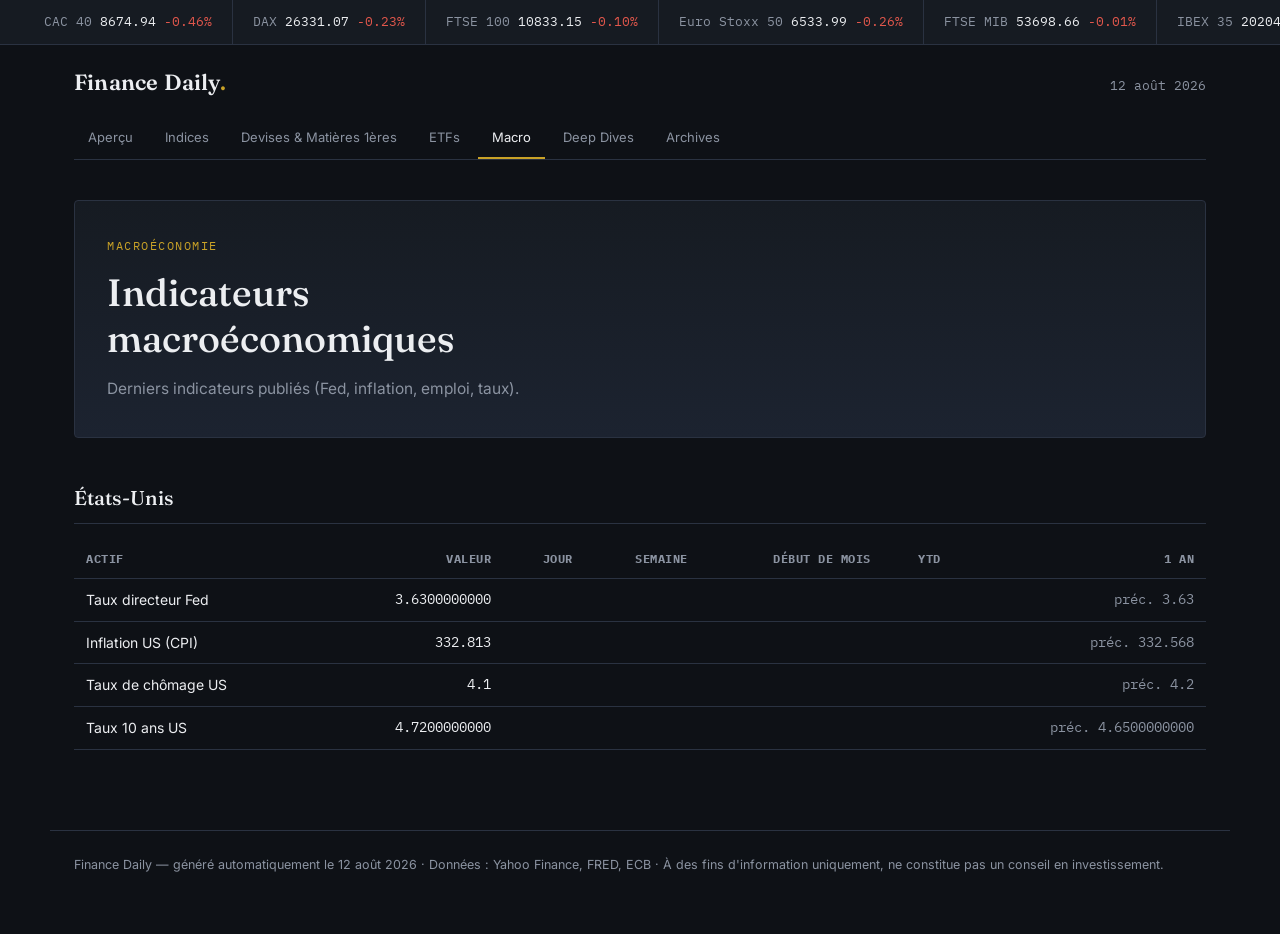
<file: docs/macro.html>
<!DOCTYPE html>
<html lang="fr">
<head>
<meta charset="UTF-8">
<meta name="viewport" content="width=device-width, initial-scale=1.0">
<title>Finance Daily — Macroéconomie</title>
<link rel="preconnect" href="https://fonts.googleapis.com">
<link href="https://fonts.googleapis.com/css2?family=Fraunces:wght@500;600&family=Inter:wght@400;500;600&family=IBM+Plex+Mono:wght@400;500&display=swap" rel="stylesheet">
<link rel="stylesheet" href="static/style.css">
</head>
<body>

<div class="ticker">
  
  <div class="ticker-item">
    <span class="name">CAC 40</span>
    <span class="val">8674.94</span>
    <span class="chg neg">-0.46%</span>
  </div>
  
  <div class="ticker-item">
    <span class="name">DAX</span>
    <span class="val">26331.07</span>
    <span class="chg neg">-0.23%</span>
  </div>
  
  <div class="ticker-item">
    <span class="name">FTSE 100</span>
    <span class="val">10833.15</span>
    <span class="chg neg">-0.10%</span>
  </div>
  
  <div class="ticker-item">
    <span class="name">Euro Stoxx 50</span>
    <span class="val">6533.99</span>
    <span class="chg neg">-0.26%</span>
  </div>
  
  <div class="ticker-item">
    <span class="name">FTSE MIB</span>
    <span class="val">53698.66</span>
    <span class="chg neg">-0.01%</span>
  </div>
  
  <div class="ticker-item">
    <span class="name">IBEX 35</span>
    <span class="val">20204.4</span>
    <span class="chg neg">-0.05%</span>
  </div>
  
  <div class="ticker-item">
    <span class="name">S&P 500</span>
    <span class="val">7751.67</span>
    <span class="chg pos">+0.30%</span>
  </div>
  
  <div class="ticker-item">
    <span class="name">Nasdaq Composite</span>
    <span class="val">26610.48</span>
    <span class="chg pos">+0.62%</span>
  </div>
  
  <div class="ticker-item">
    <span class="name">Dow Jones</span>
    <span class="val">53815.47</span>
    <span class="chg pos">+0.04%</span>
  </div>
  
  <div class="ticker-item">
    <span class="name">Russell 2000</span>
    <span class="val">3050.19</span>
    <span class="chg pos">+0.76%</span>
  </div>
  
  <div class="ticker-item">
    <span class="name">Nikkei 225</span>
    <span class="val">66970.22</span>
    <span class="chg pos">+2.08%</span>
  </div>
  
  <div class="ticker-item">
    <span class="name">Hang Seng</span>
    <span class="val">25652.82</span>
    <span class="chg neg">-1.10%</span>
  </div>
  
  <div class="ticker-item">
    <span class="name">Shanghai Composite</span>
    <span class="val">3934.09</span>
    <span class="chg neg">nan%</span>
  </div>
  
  <div class="ticker-item">
    <span class="name">ASX 200</span>
    <span class="val">9250.6</span>
    <span class="chg pos">+0.19%</span>
  </div>
  
  <div class="ticker-item">
    <span class="name">KOSPI</span>
    <span class="val">6345.53</span>
    <span class="chg pos">+0.73%</span>
  </div>
  
  <div class="ticker-item">
    <span class="name">Sensex (Inde)</span>
    <span class="val">78154.25</span>
    <span class="chg neg">-0.49%</span>
  </div>
  
  <div class="ticker-item">
    <span class="name">Nifty 50 (Inde)</span>
    <span class="val">24471.7</span>
    <span class="chg neg">-0.46%</span>
  </div>
  
  <div class="ticker-item">
    <span class="name">S&P/TSX (Canada)</span>
    <span class="val">36675.51</span>
    <span class="chg pos">+0.55%</span>
  </div>
  
  <div class="ticker-item">
    <span class="name">Bovespa (Brésil)</span>
    <span class="val">167871.0</span>
    <span class="chg flat">-0.00%</span>
  </div>
  
  <div class="ticker-item">
    <span class="name">IPC (Mexique)</span>
    <span class="val">65848.59</span>
    <span class="chg pos">+0.43%</span>
  </div>
  
</div>

<header class="site">
  <div class="brand-row">
    <div class="brand">Finance Daily<span class="dot">.</span></div>
    <div class="datestamp">12 août 2026</div>
  </div>
  <nav class="site">
    <a href="index.html" class="">Aperçu</a>
    <a href="indices.html" class="">Indices</a>
    <a href="devises-matieres.html" class="">Devises &amp; Matières 1ères</a>
    <a href="etfs.html" class="">ETFs</a>
    <a href="macro.html" class="active">Macro</a>
    <a href="deep-dives.html" class="">Deep Dives</a>
    <a href="archives.html" class="">Archives</a>
  </nav>
</header>

<main>


<div class="hero">
  <div class="eyebrow">Macroéconomie</div>
  <h1>Indicateurs macroéconomiques</h1>
  <p class="lede">Derniers indicateurs publiés (Fed, inflation, emploi, taux).</p>
</div>


<h2 class="section-title">États-Unis</h2>
<table class="data">
  <thead>
    <tr>
      <th style="text-align:left;">Actif</th>
      
      <th>Valeur</th>
      <th>Jour</th>
      <th>Semaine</th>
      <th>Début de mois</th>
      <th>YTD</th>
      <th>1 an</th>
    </tr>
  </thead>
  <tbody>
  
  <tr data-asset-symbol="">
    <td>Taux directeur Fed</td>
    
    <td>3.6300000000</td>
    <td class="flat"></td>
    <td class="flat"></td>
    <td class="flat"></td>
    <td class="flat"></td>
    <td class="flat">préc. 3.63</td>
  </tr>
  
  <tr data-asset-symbol="">
    <td>Inflation US (CPI)</td>
    
    <td>332.813</td>
    <td class="flat"></td>
    <td class="flat"></td>
    <td class="flat"></td>
    <td class="flat"></td>
    <td class="flat">préc. 332.568</td>
  </tr>
  
  <tr data-asset-symbol="">
    <td>Taux de chômage US</td>
    
    <td>4.1</td>
    <td class="flat"></td>
    <td class="flat"></td>
    <td class="flat"></td>
    <td class="flat"></td>
    <td class="flat">préc. 4.2</td>
  </tr>
  
  <tr data-asset-symbol="">
    <td>Taux 10 ans US</td>
    
    <td>4.7200000000</td>
    <td class="flat"></td>
    <td class="flat"></td>
    <td class="flat"></td>
    <td class="flat"></td>
    <td class="flat">préc. 4.6500000000</td>
  </tr>
  
  </tbody>
</table>




</main>

<!-- Fenêtre modale actif (description + graphique agrandi) -->
<div id="asset-modal-overlay">
  <div class="asset-modal">
    <button class="asset-modal-close" id="asset-modal-close" aria-label="Fermer">&times;</button>
    <h3 id="asset-modal-title"></h3>
    <p class="desc" id="asset-modal-desc"></p>
    <div class="asset-modal-chart-wrap">
      <div id="asset-modal-chart"></div>
      <div class="asset-modal-tooltip" id="asset-modal-tooltip"></div>
    </div>
  </div>
</div>


<script src="static/asset-modal.js"></script>

<footer class="site">
  Finance Daily — généré automatiquement le 12 août 2026 · Données : Yahoo Finance, FRED, ECB · À des fins d'information uniquement, ne constitue pas un conseil en investissement.
</footer>

</body>
</html>
</file>
<file: docs/static/style.css>
/* ============================================================
   FINANCE DAILY — identité "terminal de marché", pas de template IA
   Tokens : voir README section design
   ============================================================ */

:root {
  --bg: #0E1116;
  --surface: #161B22;
  --surface-alt: #1C2330;
  --border: #2A3241;
  --text: #ECEEF1;
  --text-muted: #8B93A1;
  --accent: #C9A227;
  --positive: #3FB68B;
  --negative: #E2574C;
  --neutral: #8B93A1;

  --font-display: "Fraunces", Georgia, serif;
  --font-body: "Inter", -apple-system, BlinkMacSystemFont, sans-serif;
  --font-mono: "IBM Plex Mono", "SF Mono", Consolas, monospace;
}

* { box-sizing: border-box; margin: 0; padding: 0; }

body {
  background: var(--bg);
  color: var(--text);
  font-family: var(--font-body);
  line-height: 1.55;
  -webkit-font-smoothing: antialiased;
}

a { color: inherit; text-decoration: none; }

/* ---------- Ticker signature element ---------- */
.ticker {
  display: flex;
  overflow-x: auto;
  gap: 0;
  border-bottom: 1px solid var(--border);
  background: var(--surface);
  padding: 0 24px;
  scrollbar-width: none;
}
.ticker::-webkit-scrollbar { display: none; }
.ticker-item {
  display: flex;
  align-items: baseline;
  gap: 8px;
  padding: 12px 20px;
  border-right: 1px solid var(--border);
  white-space: nowrap;
  font-family: var(--font-mono);
  font-size: 13px;
}
.ticker-item .name { color: var(--text-muted); }
.ticker-item .chg.pos { color: var(--positive); }
.ticker-item .chg.neg { color: var(--negative); }
.ticker-item .chg.flat { color: var(--neutral); }

/* ---------- Header / nav ---------- */
header.site {
  padding: 20px 24px 0 24px;
  max-width: 1180px;
  margin: 0 auto;
}
.brand-row {
  display: flex;
  justify-content: space-between;
  align-items: baseline;
  flex-wrap: wrap;
  gap: 12px;
  margin-bottom: 18px;
}
.brand {
  font-family: var(--font-display);
  font-weight: 600;
  font-size: 22px;
  letter-spacing: 0.2px;
}
.brand .dot { color: var(--accent); }
.datestamp {
  font-family: var(--font-mono);
  font-size: 13px;
  color: var(--text-muted);
}
nav.site {
  display: flex;
  gap: 4px;
  flex-wrap: wrap;
  border-bottom: 1px solid var(--border);
}
nav.site a {
  font-size: 13px;
  padding: 10px 14px;
  color: var(--text-muted);
  border-bottom: 2px solid transparent;
  transition: color .15s ease, border-color .15s ease;
}
nav.site a:hover { color: var(--text); }
nav.site a.active {
  color: var(--text);
  border-bottom: 2px solid var(--accent);
}

main {
  max-width: 1180px;
  margin: 0 auto;
  padding: 40px 24px 80px 24px;
}

/* ---------- Hero (page d'accueil) ---------- */
.hero {
  border: 1px solid var(--border);
  background: linear-gradient(180deg, var(--surface) 0%, var(--surface-alt) 100%);
  border-radius: 4px;
  padding: 36px 32px;
  margin-bottom: 36px;
}
.hero .eyebrow {
  font-family: var(--font-mono);
  font-size: 12px;
  text-transform: uppercase;
  letter-spacing: 1.5px;
  color: var(--accent);
  margin-bottom: 14px;
}
.hero h1 {
  font-family: var(--font-display);
  font-weight: 500;
  font-size: clamp(26px, 3.4vw, 38px);
  line-height: 1.2;
  max-width: 22ch;
  margin-bottom: 16px;
}
.hero p.lede {
  color: var(--text-muted);
  max-width: 68ch;
  font-size: 15.5px;
}

/* ---------- Section titles ---------- */
h2.section-title {
  font-family: var(--font-display);
  font-weight: 500;
  font-size: 20px;
  margin: 44px 0 16px 0;
  padding-bottom: 10px;
  border-bottom: 1px solid var(--border);
}
h2.section-title .index {
  font-family: var(--font-mono);
  color: var(--accent);
  font-size: 14px;
  margin-right: 10px;
}

/* ---------- Cards / grid ---------- */
.grid {
  display: grid;
  grid-template-columns: repeat(auto-fill, minmax(260px, 1fr));
  gap: 1px;
  background: var(--border);
  border: 1px solid var(--border);
}
.card {
  background: var(--surface);
  padding: 18px 20px;
}
.card .name {
  font-size: 14px;
  color: var(--text-muted);
  margin-bottom: 6px;
}
.card .value {
  font-family: var(--font-mono);
  font-size: 22px;
  margin-bottom: 8px;
}
.card .chgs {
  display: flex;
  gap: 14px;
  font-family: var(--font-mono);
  font-size: 12.5px;
  flex-wrap: wrap;
}
.card .chgs span.label { color: var(--text-muted); margin-right: 3px; }
.pos { color: var(--positive); }
.neg { color: var(--negative); }
.flat { color: var(--neutral); }

/* ---------- Data table ---------- */
table.data {
  width: 100%;
  border-collapse: collapse;
  font-size: 14px;
}
table.data th {
  text-align: right;
  font-family: var(--font-mono);
  font-size: 11.5px;
  text-transform: uppercase;
  letter-spacing: 0.5px;
  color: var(--text-muted);
  padding: 10px 12px;
  border-bottom: 1px solid var(--border);
}
table.data th:first-child { text-align: left; }
table.data td {
  text-align: right;
  font-family: var(--font-mono);
  padding: 10px 12px;
  border-bottom: 1px solid var(--border);
}
table.data td:first-child {
  text-align: left;
  font-family: var(--font-body);
}
table.data tr:hover td { background: var(--surface); }

.sparkline { display: block; }

/* ---------- Fenêtre modale actif ---------- */
#asset-modal-overlay {
  display: none;
  position: fixed; inset: 0;
  background: rgba(0,0,0,0.6);
  z-index: 100;
  align-items: center;
  justify-content: center;
  padding: 20px;
}
#asset-modal-overlay.open { display: flex; }
.asset-modal {
  background: var(--surface);
  border: 1px solid var(--border);
  border-radius: 6px;
  max-width: 720px;
  width: 100%;
  max-height: 90vh;
  overflow-y: auto;
  padding: 28px;
  position: relative;
}
.asset-modal-close {
  position: absolute; top: 16px; right: 16px;
  background: none; border: none; color: var(--text-muted);
  font-size: 22px; cursor: pointer; line-height: 1;
  padding: 4px 8px;
}
.asset-modal-close:hover { color: var(--text); }
.asset-modal h3 {
  font-family: var(--font-display);
  font-weight: 500;
  font-size: 22px;
  margin-bottom: 10px;
  padding-right: 30px;
}
.asset-modal p.desc {
  color: var(--text-muted);
  font-size: 14.5px;
  margin-bottom: 22px;
}
.asset-modal-chart-wrap { position: relative; }
.asset-modal-svg { width: 100%; height: auto; display: block; }
.asset-modal-tooltip {
  position: absolute;
  transform: translate(-50%, -130%);
  background: var(--surface-alt);
  border: 1px solid var(--border);
  padding: 6px 10px;
  border-radius: 3px;
  font-family: var(--font-mono);
  font-size: 12px;
  white-space: nowrap;
  pointer-events: none;
  opacity: 0;
  transition: opacity .1s ease;
}

/* ---------- Analysis / narrative blocks ---------- */
.analysis {
  background: var(--surface);
  border: 1px solid var(--border);
  border-left: 3px solid var(--accent);
  padding: 20px 24px;
  margin: 18px 0;
  font-size: 15px;
}
.analysis p + p { margin-top: 10px; }

/* ---------- Deep dive ---------- */
.deepdive {
  border: 1px solid var(--border);
  padding: 22px 24px;
  margin-bottom: 20px;
}
.deepdive .tag {
  font-family: var(--font-mono);
  font-size: 11px;
  color: var(--bg);
  background: var(--accent);
  display: inline-block;
  padding: 2px 8px;
  border-radius: 2px;
  margin-bottom: 10px;
}

footer.site {
  max-width: 1180px;
  margin: 0 auto;
  padding: 24px 24px 60px 24px;
  color: var(--text-muted);
  font-size: 12.5px;
  border-top: 1px solid var(--border);
}

@media (max-width: 640px) {
  main { padding: 28px 16px 60px 16px; }
  header.site { padding: 16px 16px 0 16px; }
}
</file>
